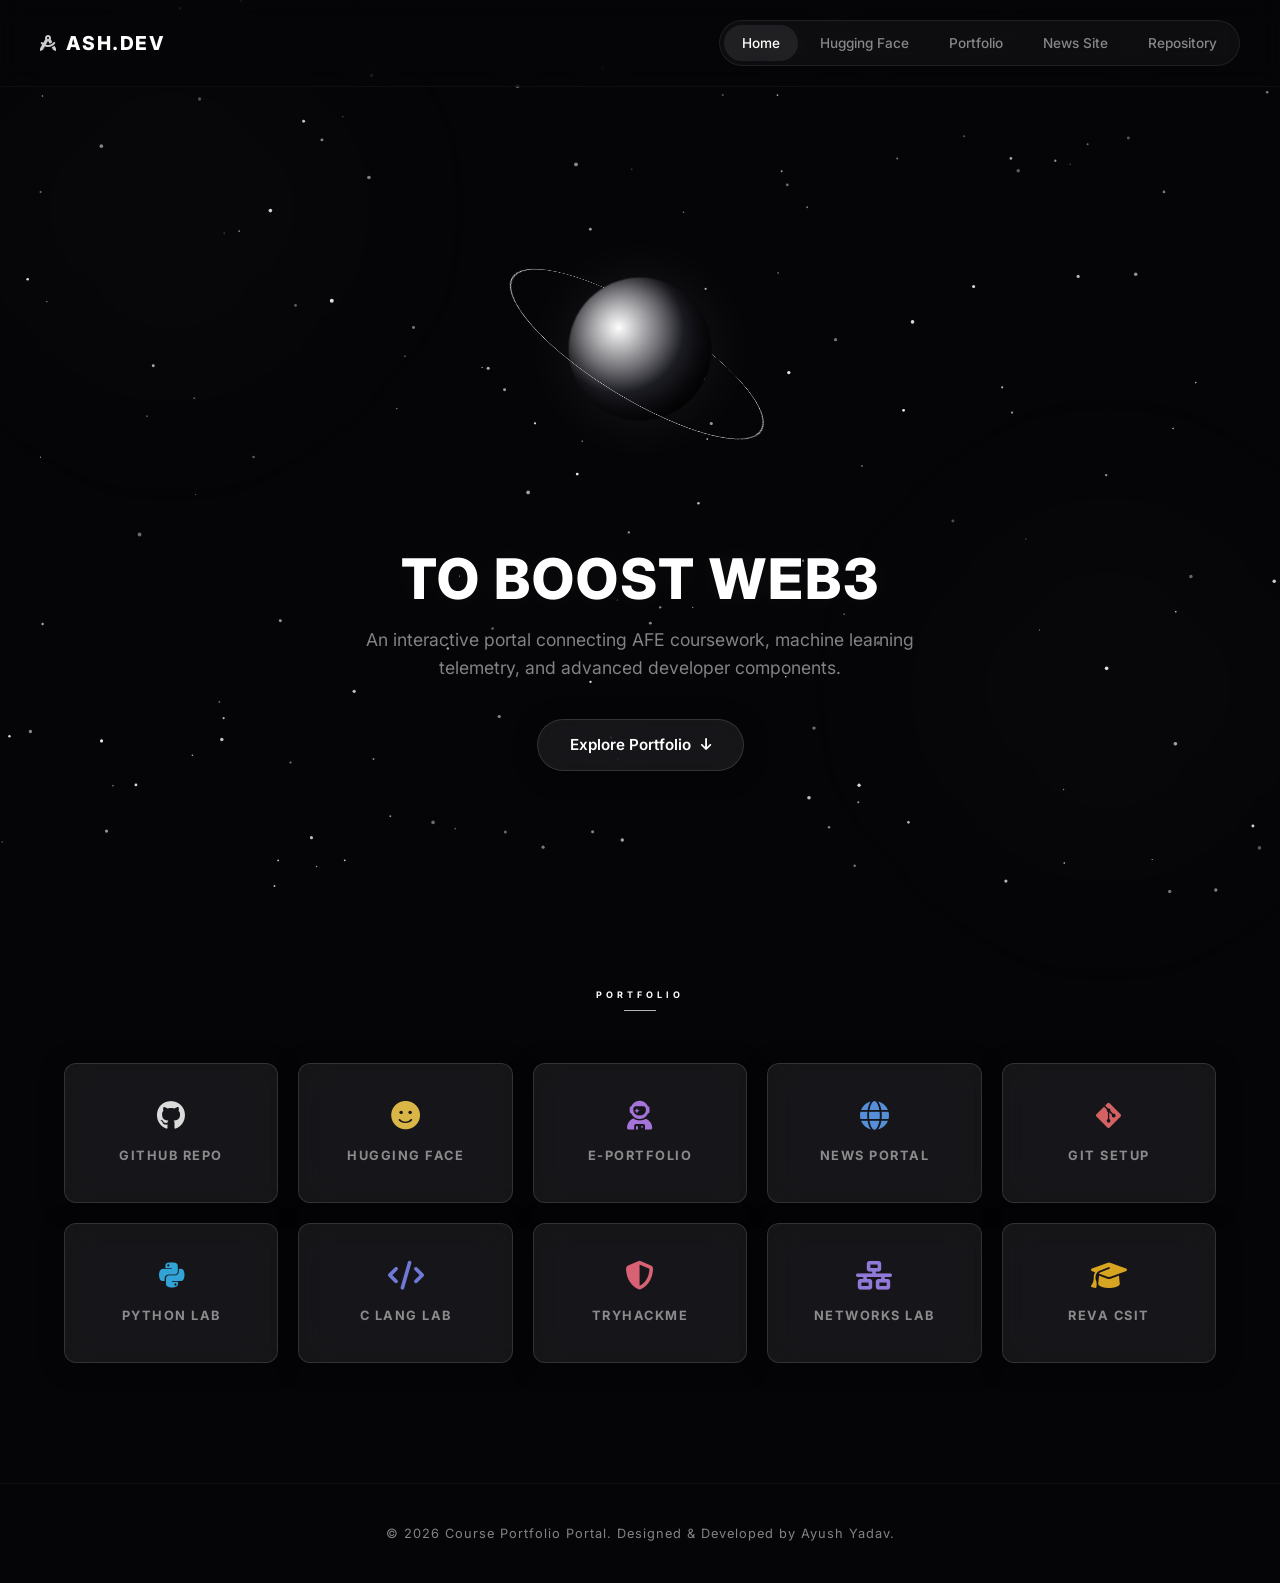
<file: index.html>
<!DOCTYPE html>
<html lang="en">
<head>
  <meta charset="UTF-8">
  <meta name="viewport" content="width=device-width, initial-scale=1.0">
  <title>Ayush Yadav | AFE Projects Gateway</title>
  <meta name="description" content="A premium glassmorphism Web3 space-themed gateway for Ayush Yadav's coursework projects.">
  
  <!-- FontAwesome Icons -->
  <link rel="stylesheet" href="https://cdnjs.cloudflare.com/ajax/libs/font-awesome/6.4.0/css/all.min.css">
  
  <!-- Link to External Stylesheet -->
  <link rel="stylesheet" href="style.css">
</head>
<body>

  <!-- Starry Background Canvas with Comets -->
  <canvas id="comet-canvas"></canvas>
  
  <!-- Ambient Space Depth Glows -->
  <div class="ambient-glow glow-1"></div>
  <div class="ambient-glow glow-2"></div>

  <!-- Header Navigation -->
  <header>
    <a href="#" class="logo">
      <i class="fa-solid fa-compass-drafting"></i> Ash.Dev
    </a>
    <div class="nav-pill">
      <a href="#" class="active">Home</a>
      <a href="huggingface.html">Hugging Face</a>
      <a href="portfolio.html">Portfolio</a>
      <a href="news.html">News Site</a>
      <a href="https://github.com/apexash-09/afe-projects/tree/main" target="_blank">Repository</a>
    </div>
  </header>

  <!-- Hero Section -->
  <section class="hero">
    <div class="planet-container" id="planet-scene">
      <div class="planet-orb"></div>
      <div class="orbital-ring"></div>
    </div>
    <div class="hero-content">
      <h1 class="headline">TO BOOST WEB3</h1>
      <p class="subheadline">An interactive portal connecting AFE coursework, machine learning telemetry, and advanced developer components.</p>
      <a href="#portfolio" class="cta-btn">
        Explore Portfolio <i class="fa-solid fa-arrow-down"></i>
      </a>
    </div>
  </section>

  <!-- Portfolio Grid Section -->
  <section class="portfolio-section" id="portfolio">
    <div class="section-label">Portfolio</div>
    <div class="portfolio-grid">
      
      <!-- Card 1: GitHub Repo -->
      <a href="https://github.com/apexash-09/afe-projects/tree/main" target="_blank" class="grid-card">
        <i class="fa-brands fa-github card-icon"></i>
        <span class="card-title">GitHub Repo</span>
      </a>

      <!-- Card 2: Hugging Face -->
      <a href="huggingface.html" class="grid-card">
        <i class="fa-solid fa-face-smile card-icon" style="color: #fcd34d;"></i>
        <span class="card-title">Hugging Face</span>
      </a>

      <!-- Card 3: Personal Portfolio -->
      <a href="portfolio.html" class="grid-card">
        <i class="fa-solid fa-user-astronaut card-icon" style="color: #c084fc;"></i>
        <span class="card-title">E-Portfolio</span>
      </a>

      <!-- Card 4: Live News Site -->
      <a href="news.html" class="grid-card">
        <i class="fa-solid fa-globe card-icon" style="color: #60a5fa;"></i>
        <span class="card-title">News Portal</span>
      </a>

      <!-- Card 5: Git Guide (Opens Modal) -->
      <div class="grid-card" onclick="openDetails('git-guide')">
        <i class="fa-brands fa-git-alt card-icon" style="color: #f87171;"></i>
        <span class="card-title">Git Setup</span>
      </div>

      <!-- Card 6: Python Coding (Opens Modal) -->
      <div class="grid-card" onclick="openDetails('python')">
        <i class="fa-brands fa-python card-icon" style="color: #38bdf8;"></i>
        <span class="card-title">Python Lab</span>
      </div>

      <!-- Card 7: C Programming (Opens Modal) -->
      <div class="grid-card" onclick="openDetails('c-lang')">
        <i class="fa-solid fa-code card-icon" style="color: #818cf8;"></i>
        <span class="card-title">C Lang Lab</span>
      </div>

      <!-- Card 8: TryHackMe (Opens Modal) -->
      <div class="grid-card" onclick="openDetails('thm')">
        <i class="fa-solid fa-shield-halved card-icon" style="color: #fb7185;"></i>
        <span class="card-title">TryHackMe</span>
      </div>

      <!-- Card 9: Computer Networks (Opens Modal) -->
      <div class="grid-card" onclick="openDetails('networking')">
        <i class="fa-solid fa-network-wired card-icon" style="color: #a78bfa;"></i>
        <span class="card-title">Networks Lab</span>
      </div>

      <!-- Card 10: Reva University (Opens Modal) -->
      <div class="grid-card" onclick="openDetails('reva')">
        <i class="fa-solid fa-graduation-cap card-icon" style="color: #fbbf24;"></i>
        <span class="card-title">REVA CSIT</span>
      </div>

    </div>
  </section>

  <!-- Footer -->
  <footer>
    <p>&copy; 2026 Course Portfolio Portal. Designed & Developed by Ayush Yadav.</p>
  </footer>

  <!-- Modal Overlay -->
  <div id="details-modal" class="modal-overlay">
    <div class="modal-box">
      <button class="modal-close" onclick="closeDetails()"><i class="fa-solid fa-xmark"></i></button>
      <div id="modal-content-placeholder">
        <!-- Content injected dynamically -->
      </div>
    </div>
  </div>

  <!-- Link to External App logic -->
  <script src="app.js"></script>

  <!-- Interactive Modal Scripting -->
  <script>
    // Modal Database
    const detailsData = {
      'git-guide': {
        icon: 'fa-brands fa-git-alt',
        iconColor: '#f87171',
        title: 'Git & GitHub Workflow',
        body: `
          <p>Configure and update local repositories to sync directly with GitHub Pages:</p>
          <div class="modal-list-title">1. Setup Git User Configurations:</div>
          <pre>git config --global user.name "Ayush Yadav"
git config --global user.email "apexms0905@gmail.com"</pre>
          <div class="modal-list-title">2. Commit Local Changes:</div>
          <pre>git add .
git commit -m "Configure master Web3 dashboard"</pre>
          <div class="modal-list-title">3. Push to Remote Branch:</div>
          <pre>git branch -M main
git push -u origin main</pre>
          <p>Ensure GitHub Pages is active in the repository Settings panel to serve the gateway live.</p>
        `
      },
      python: {
        icon: 'fa-brands fa-python',
        iconColor: '#38bdf8',
        title: 'Python Scripting Labs',
        body: `
          <p>Leveraging Python for automated tasks, parsing dataset structures, and building algorithmic scripts in university coursework.</p>
          <div class="modal-list-title">Key Elements:</div>
          <ul class="modal-list">
            <li><i class="fa-solid fa-check"></i> Standard OOP Scripting Structures</li>
            <li><i class="fa-solid fa-check"></i> Custom data collection parsers</li>
            <li><i class="fa-solid fa-check"></i> Algorithm design paradigms (sorting/searching)</li>
          </ul>
        `
      },
      'c-lang': {
        icon: 'fa-solid fa-code',
        iconColor: '#818cf8',
        title: 'C Programming Exercises',
        body: `
          <p>Low-level concepts dealing with process logic, computer memory layout, and system structures.</p>
          <div class="modal-list-title">Core Competencies:</div>
          <ul class="modal-list">
            <li><i class="fa-solid fa-check"></i> Custom pointers and array references</li>
            <li><i class="fa-solid fa-check"></i> Dynamic memory management structures</li>
            <li><i class="fa-solid fa-check"></i> Struct configurations and file output/input actions</li>
          </ul>
        `
      },
      thm: {
        icon: 'fa-solid fa-shield-halved',
        iconColor: '#fb7185',
        title: 'TryHackMe Cybersecurity Practice',
        body: `
          <p>Active learning environments conducting web application assessments and exploring basic defensive operations.</p>
          <div class="modal-list-title">Experience Gained:</div>
          <ul class="modal-list">
            <li><i class="fa-solid fa-check"></i> Command-line tools scan and port verification</li>
            <li><i class="fa-solid fa-check"></i> Diagnosing system configuration issues</li>
            <li><i class="fa-solid fa-check"></i> Understanding basic defensive policies</li>
          </ul>
        `
      },
      networking: {
        icon: 'fa-solid fa-network-wired',
        iconColor: '#a78bfa',
        title: 'Computer Networking Labs',
        body: `
          <p>Exploring networking models, router settings, protocol architectures, and packet captures.</p>
          <div class="modal-list-title">Core Focus Areas:</div>
          <ul class="modal-list">
            <li><i class="fa-solid fa-check"></i> TCP/IP Protocol Layers</li>
            <li><i class="fa-solid fa-check"></i> IP Address layout designs and routing metrics</li>
            <li><i class="fa-solid fa-check"></i> Troubleshooting connection handshakes</li>
          </ul>
        `
      },
      reva: {
        icon: 'fa-solid fa-graduation-cap',
        iconColor: '#fbbf24',
        title: 'REVA University CSIT Degree',
        body: `
          <p>Ongoing B.Tech studies at the School of Computing and Information Technology, focus on web dev ecosystems, software engineering paradigms, and data infrastructure.</p>
          <div class="modal-list-title">Degree Pillars:</div>
          <ul class="modal-list">
            <li><i class="fa-solid fa-check"></i> Design and Analysis of Algorithms</li>
            <li><i class="fa-solid fa-check"></i> Full Stack Software Projects</li>
            <li><i class="fa-solid fa-check"></i> Systems Architecture & Security Principles</li>
          </ul>
        `
      }
    };

    const detailsModal = document.getElementById('details-modal');
    const modalPlaceholder = document.getElementById('modal-content-placeholder');

    window.openDetails = (key) => {
      const data = detailsData[key];
      if (data) {
        modalPlaceholder.innerHTML = `
          <div class="modal-body">
            <h3><i class="${data.icon}" style="color: ${data.iconColor || '#fff'}"></i> ${data.title}</h3>
            ${data.body}
          </div>
        `;
        detailsModal.classList.add('open');
        document.body.style.overflow = 'hidden';
      }
    };

    window.closeDetails = () => {
      detailsModal.classList.remove('open');
      document.body.style.overflow = '';
    };

    detailsModal.addEventListener('click', (e) => {
      if (e.target === detailsModal) {
        closeDetails();
      }
    });
  </script>
</body>
</html>
</file>
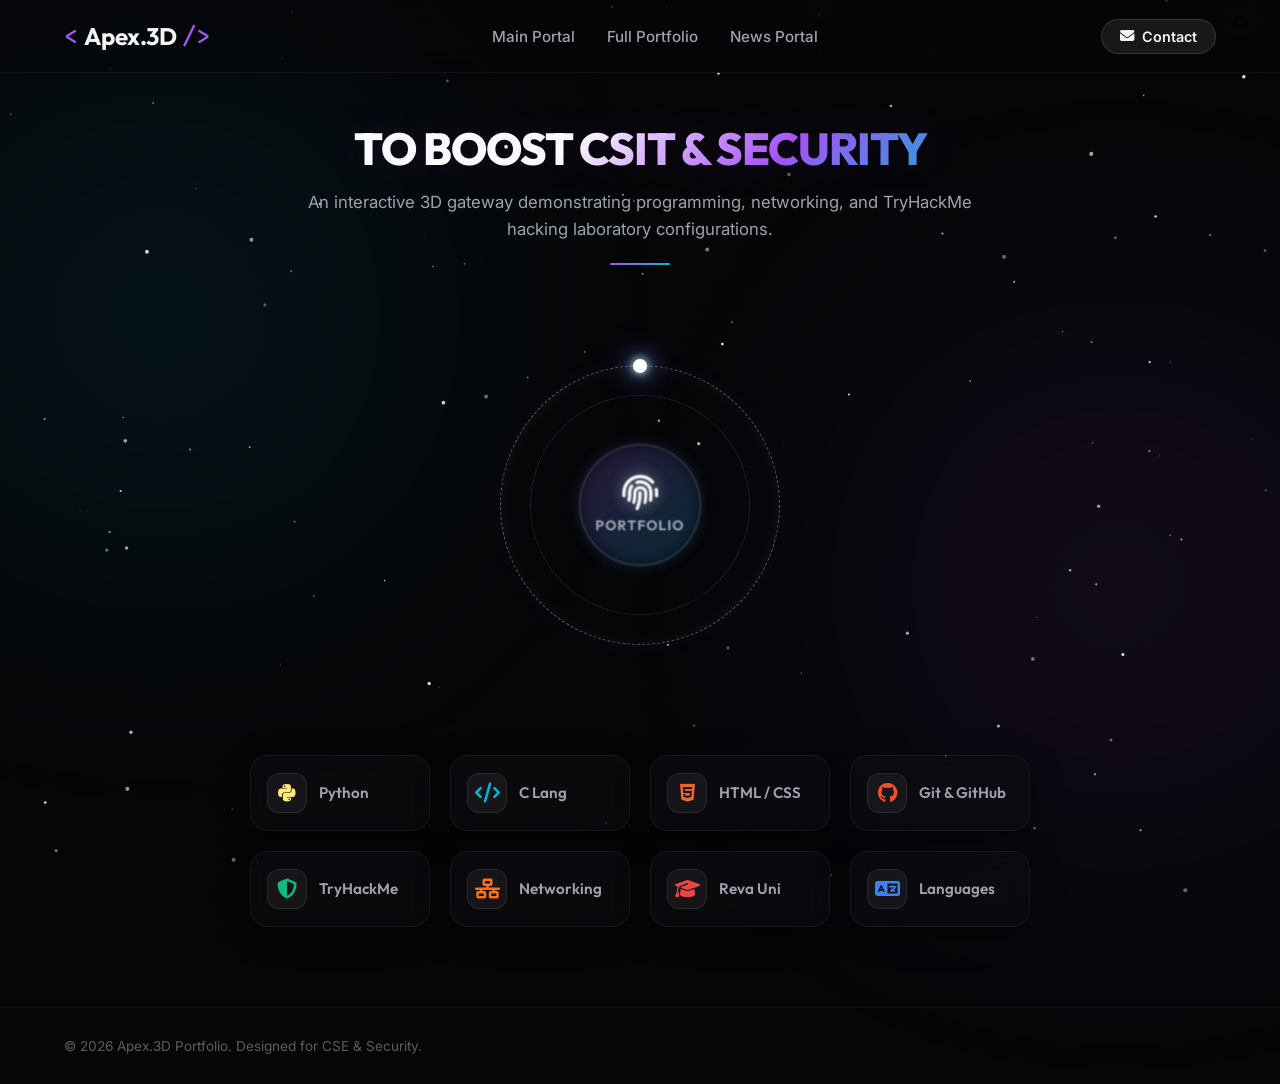
<file: 3d_portfolio/index.html>
<!DOCTYPE html>
<html lang="en">
<head>
  <meta charset="UTF-8">
  <meta name="viewport" content="width=device-width, initial-scale=1.0">
  <title>Cyber Space Hub | 3D Interactive Portfolio</title>
  <meta name="description" content="3D interactive portfolio modeled after Spline animations. Showcasing Python, C, networking, and TryHackMe security labs.">
  <!-- Google Fonts -->
  <link rel="preconnect" href="https://fonts.googleapis.com">
  <link rel="preconnect" href="https://fonts.gstatic.com" crossorigin>
  <link href="https://fonts.googleapis.com/css2?family=Inter:wght@300;400;500;600;700&family=Outfit:wght@500;600;700;800&family=Fira+Code:wght@400;500&display=swap" rel="stylesheet">
  <!-- Icons -->
  <link rel="stylesheet" href="https://cdnjs.cloudflare.com/ajax/libs/font-awesome/6.4.0/css/all.min.css">
  <!-- Stylesheet -->
  <link rel="stylesheet" href="style.css">
</head>
<body>

  <!-- Starry Background Canvas -->
  <canvas id="starfield"></canvas>

  <!-- Ambient Glow Effects -->
  <div class="glow-orb glow-cyan"></div>
  <div class="glow-orb glow-purple"></div>

  <!-- Header -->
  <header>
    <div class="container navbar">
      <a href="../index.html" class="logo">
        <span class="bracket">&lt;</span> Apex.3D <span class="bracket">/&gt;</span>
      </a>
      <nav>
        <a href="../index.html" class="nav-link">Main Portal</a>
        <a href="../portfolio/index.html" class="nav-link">Full Portfolio</a>
        <a href="../news/index.html" class="nav-link">News Portal</a>
      </nav>
      <div class="nav-actions">
        <a href="mailto:apex.student@reva.edu.in" class="cta-btn-header"><i class="fa-solid fa-envelope"></i> Contact</a>
      </div>
    </div>
  </header>

  <!-- Main Viewport Container -->
  <main class="container main-content">
    
    <!-- Hero Header -->
    <div class="hero-header">
      <h1 class="glow-text">TO BOOST CSIT & SECURITY</h1>
      <p class="subtitle">An interactive 3D gateway demonstrating programming, networking, and TryHackMe hacking laboratory configurations.</p>
      <div class="header-line"></div>
    </div>

    <!-- 3D Scene Viewport -->
    <section class="scene-viewport">
      <div class="scene-container" id="interactive-scene">
        
        <!-- Rotating 3D Rings & Central Orb -->
        <div class="orbit-3d-wrapper">
          
          <!-- Outer Tilted Ring -->
          <div class="ring outer-ring">
            <div class="orbiting-orb"></div>
          </div>

          <!-- Middle Tilted Ring (Counter-rotating) -->
          <div class="ring middle-ring"></div>

          <!-- Central Portfolio Ring Card -->
          <div class="central-portfolio-card">
            <div class="card-inner">
              <i class="fa-solid fa-fingerprint fingerprint-icon"></i>
              <span class="title-text">Portfolio</span>
            </div>
            <div class="card-glow"></div>
          </div>

        </div>

      </div>
    </section>

    <!-- Glassmorphic Skill/Project Grid Buttons -->
    <section class="grid-section">
      <div class="grid-container">
        
        <!-- Row 1: Languages & Basic Stacks -->
        <div class="grid-row">
          
          <!-- Python Card -->
          <div class="grid-card" onclick="openDetails('python')">
            <div class="card-content">
              <div class="icon-box python-icon"><i class="fa-brands fa-python"></i></div>
              <span class="card-title">Python</span>
            </div>
          </div>

          <!-- C Card -->
          <div class="grid-card" onclick="openDetails('c-lang')">
            <div class="card-content">
              <div class="icon-box c-icon"><i class="fa-solid fa-code"></i></div>
              <span class="card-title">C Lang</span>
            </div>
          </div>

          <!-- HTML5 / CSS Card -->
          <div class="grid-card" onclick="openDetails('web')">
            <div class="card-content">
              <div class="icon-box html-icon"><i class="fa-brands fa-html5"></i></div>
              <span class="card-title">HTML / CSS</span>
            </div>
          </div>

          <!-- Git / GitHub Card -->
          <div class="grid-card" onclick="openDetails('git')">
            <div class="card-content">
              <div class="icon-box git-icon"><i class="fa-brands fa-github"></i></div>
              <span class="card-title">Git & GitHub</span>
            </div>
          </div>

        </div>

        <!-- Row 2: Academics & Labs -->
        <div class="grid-row">
          
          <!-- TryHackMe Card -->
          <div class="grid-card" onclick="openDetails('thm')">
            <div class="card-content">
              <div class="icon-box thm-icon"><i class="fa-solid fa-shield-halved"></i></div>
              <span class="card-title">TryHackMe</span>
            </div>
          </div>

          <!-- Networking Card -->
          <div class="grid-card" onclick="openDetails('networking')">
            <div class="card-content">
              <div class="icon-box net-icon"><i class="fa-solid fa-network-wired"></i></div>
              <span class="card-title">Networking</span>
            </div>
          </div>

          <!-- Reva Uni Card -->
          <div class="grid-card" onclick="openDetails('reva')">
            <div class="card-content">
              <div class="icon-box reva-icon"><i class="fa-solid fa-graduation-cap"></i></div>
              <span class="card-title">Reva Uni</span>
            </div>
          </div>

          <!-- Languages Card -->
          <div class="grid-card" onclick="openDetails('languages')">
            <div class="card-content">
              <div class="icon-box lang-icon"><i class="fa-solid fa-language"></i></div>
              <span class="card-title">Languages</span>
            </div>
          </div>

        </div>

      </div>
    </section>

  </main>

  <!-- Interactive Detail Modal -->
  <div id="details-modal" class="modal-overlay">
    <div class="modal-box">
      <button class="modal-close" onclick="closeDetails()"><i class="fa-solid fa-xmark"></i></button>
      <div id="modal-content-placeholder">
        <!-- Content gets injected by JS -->
      </div>
    </div>
  </div>

  <!-- Footer -->
  <footer>
    <div class="container footer-content text-center">
      <p>&copy; 2026 Apex.3D Portfolio. Designed for CSE & Security.</p>
    </div>
  </footer>

  <script src="app.js"></script>
</body>
</html>
</file>
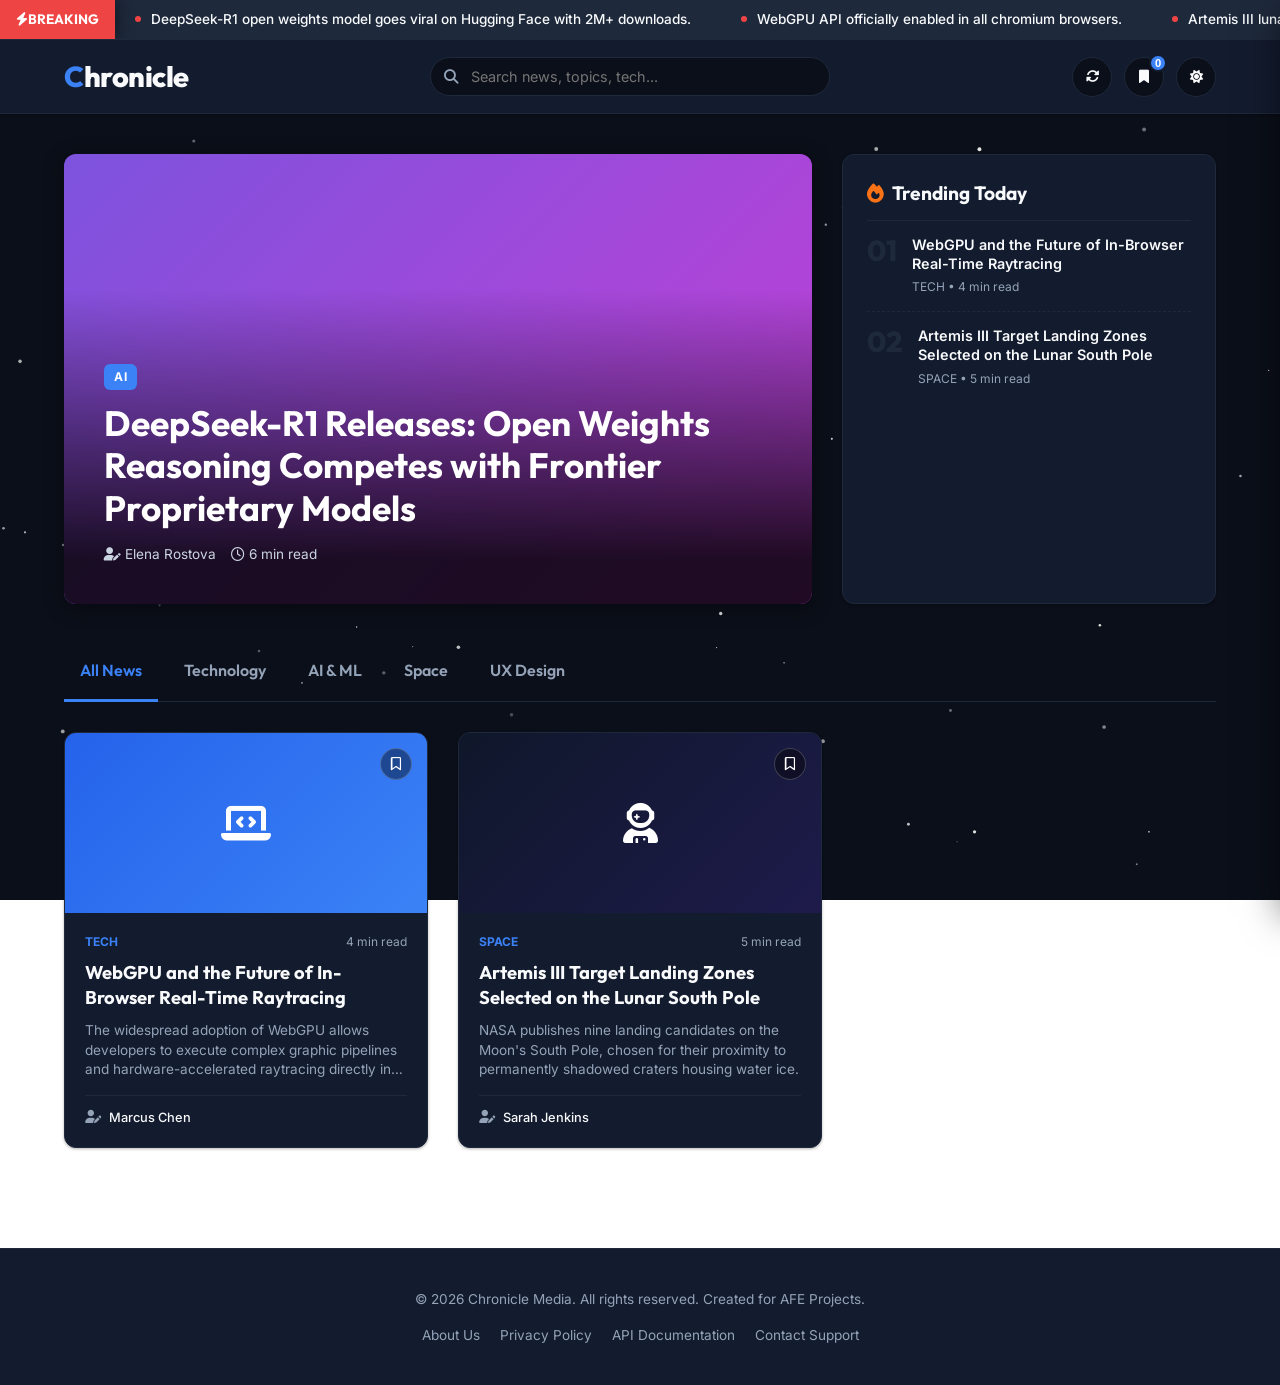
<file: news/index.html>
<!DOCTYPE html>
<html lang="en">
<head>
  <meta charset="UTF-8">
  <meta name="viewport" content="width=device-width, initial-scale=1.0">
  <title>Chronicle | Modern Tech & Science News Portal</title>
  <meta name="description" content="Chronicle is a modern tech and science news portal featuring real-time search, bookmarks, customizable themes, and live ticker updates.">
  <!-- Google Fonts -->
  <link rel="preconnect" href="https://fonts.googleapis.com">
  <link rel="preconnect" href="https://fonts.gstatic.com" crossorigin>
  <link href="https://fonts.googleapis.com/css2?family=Inter:wght@300;400;500;600;700&family=Outfit:wght@500;600;700;800&family=Fira+Code:wght@400;500&display=swap" rel="stylesheet">
  <!-- Icons -->
  <link rel="stylesheet" href="https://cdnjs.cloudflare.com/ajax/libs/font-awesome/6.4.0/css/all.min.css">
  <!-- Stylesheet -->
  <link rel="stylesheet" href="style.css">
</head>
<body class="theme-dark">

  <!-- Live Simulation News Ticker Banner -->
  <div class="news-ticker">
    <div class="ticker-label"><i class="fa-solid fa-bolt"></i> Breaking</div>
    <div class="ticker-wrapper">
      <div id="ticker-content" class="ticker-content">
        <!-- Loaded dynamically via JS -->
      </div>
    </div>
  </div>

  <!-- Header -->
  <header id="news-header">
    <div class="container navbar">
      <a href="#" class="logo">
        <span class="logo-accent">C</span>hronicle
      </a>

      <!-- Search Bar -->
      <div class="search-box">
        <i class="fa-solid fa-magnifying-glass search-icon"></i>
        <input type="text" id="news-search" placeholder="Search news, topics, tech...">
      </div>

      <div class="header-actions">
        <!-- Live Refresh Button -->
        <button id="refresh-news-btn" class="icon-btn" title="Refresh Live News" aria-label="Refresh News">
          <i class="fa-solid fa-rotate"></i>
        </button>

        <!-- Bookmark Feed Button Toggle -->
        <button id="bookmark-toggle-btn" class="icon-btn" title="View Bookmarks" aria-label="Toggle Bookmarks">
          <i class="fa-solid fa-bookmark"></i>
          <span id="bookmark-count" class="badge-count">0</span>
        </button>

        <!-- Dark/Light Theme Button Toggle -->
        <button id="theme-toggle-btn" class="icon-btn" title="Toggle Light/Dark Mode" aria-label="Toggle Theme">
          <i class="fa-solid fa-moon"></i>
        </button>
      </div>
    </div>
  </header>

  <!-- News Dashboard Layout -->
  <main class="container main-layout">
    
    <!-- Top Row: Spotlight and Trending Stories -->
    <section class="spotlight-section">
      <div class="spotlight-grid">
        
        <!-- Hero Spotlight Card (Big featured story) -->
        <div id="hero-spotlight" class="spotlight-hero-card">
          <!-- Loaded dynamically via JS -->
        </div>

        <!-- Trending Sidebar -->
        <aside class="trending-sidebar">
          <h3 class="sidebar-title"><i class="fa-solid fa-fire text-orange"></i> Trending Today</h3>
          <div id="trending-list" class="trending-list">
            <!-- Loaded dynamically via JS -->
          </div>
        </aside>

      </div>
    </section>

    <!-- Main Section: Filters and Card Grid -->
    <section class="news-feed-section">
      <!-- Category Tabs Navigation -->
      <div class="feed-header">
        <div class="category-tabs">
          <button class="cat-tab active" data-category="all">All News</button>
          <button class="cat-tab" data-category="tech">Technology</button>
          <button class="cat-tab" data-category="ai">AI & ML</button>
          <button class="cat-tab" data-category="space">Space</button>
          <button class="cat-tab" data-category="design">UX Design</button>
        </div>
      </div>

      <!-- Main News Cards Grid -->
      <div id="news-grid" class="news-grid">
        <!-- Cards loaded dynamically via JS -->
      </div>
    </section>

  </main>

  <!-- Bookmarks Sidebar Overlay -->
  <div id="bookmarks-sidebar" class="bookmarks-sidebar">
    <div class="bookmarks-header">
      <h3><i class="fa-solid fa-bookmark"></i> Saved Stories</h3>
      <button id="bookmarks-close-btn" class="icon-btn" aria-label="Close"><i class="fa-solid fa-xmark"></i></button>
    </div>
    <div id="bookmarks-list" class="bookmarks-list">
      <!-- Bookmarked stories loaded dynamically -->
    </div>
  </div>

  <!-- Dynamic Article Detail Modal Overlay -->
  <div id="article-modal" class="modal-overlay">
    <div class="modal-card">
      <button id="modal-close-btn" class="modal-close-btn"><i class="fa-solid fa-xmark"></i></button>
      <div class="modal-image-wrapper">
        <div id="modal-img-placeholder" class="modal-img-placeholder">
          <!-- Styled CSS gradients loaded dynamically -->
        </div>
      </div>
      <div class="modal-content">
        <div class="modal-meta">
          <span id="modal-tag" class="modal-tag">Category</span>
          <span id="modal-read-time" class="modal-read-time">5 min read</span>
          <span id="modal-date" class="modal-date">Date</span>
        </div>
        <h2 id="modal-title" class="modal-title">Article Title</h2>
        <div class="modal-author-row">
          <div class="author-info">
            <div class="author-avatar"><i class="fa-solid fa-user-pen"></i></div>
            <div>
              <strong id="modal-author">Author Name</strong>
              <small>Chronicle Contributor</small>
            </div>
          </div>
          <button id="modal-bookmark-btn" class="btn btn-outline btn-sm"><i class="fa-regular fa-bookmark"></i> Save</button>
        </div>
        <div id="modal-body" class="modal-body">
          <!-- Article text goes here -->
        </div>
      </div>
    </div>
  </div>

  <!-- Footer -->
  <footer>
    <div class="container footer-content text-center">
      <p>&copy; 2026 Chronicle Media. All rights reserved. Created for AFE Projects.</p>
      <div class="footer-links">
        <a href="#">About Us</a>
        <a href="#">Privacy Policy</a>
        <a href="#">API Documentation</a>
        <a href="#">Contact Support</a>
      </div>
    </div>
  </footer>

  <script src="app.js?v=5.0"></script>
</body>
</html>
</file>
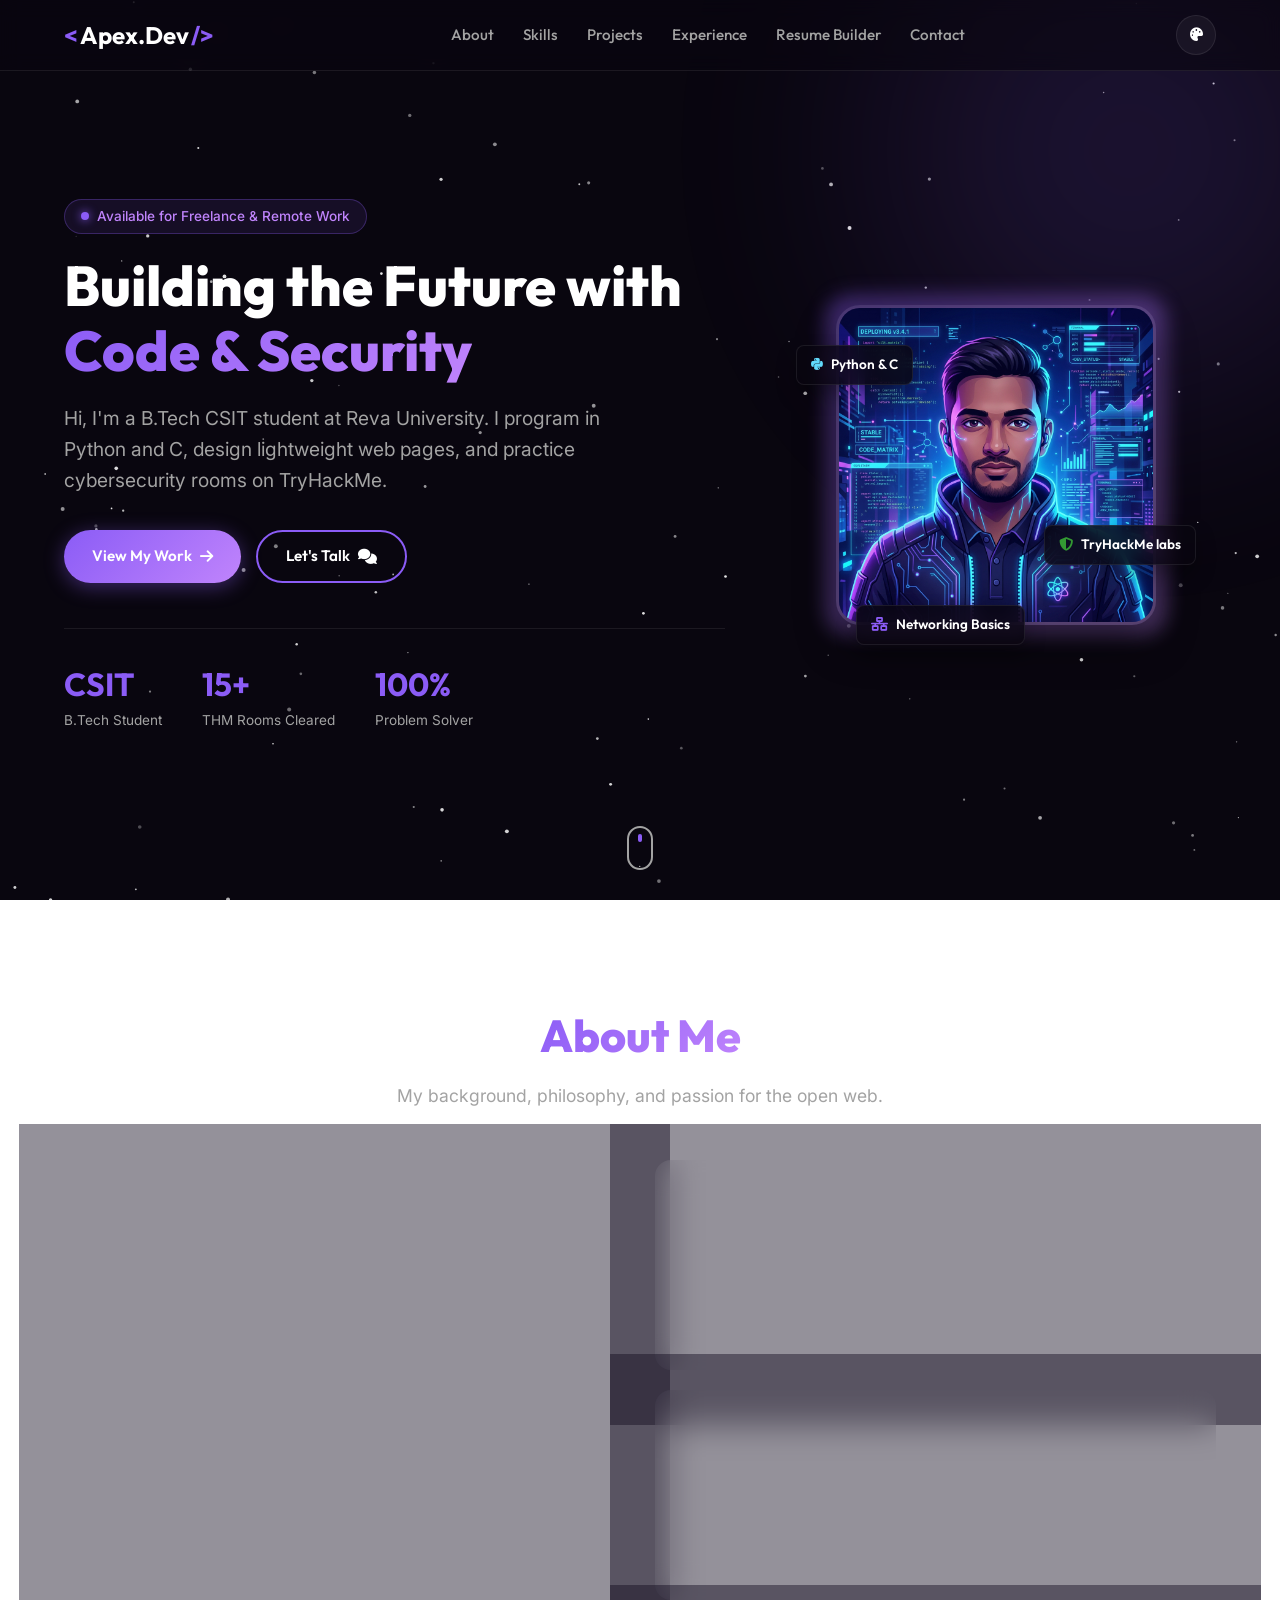
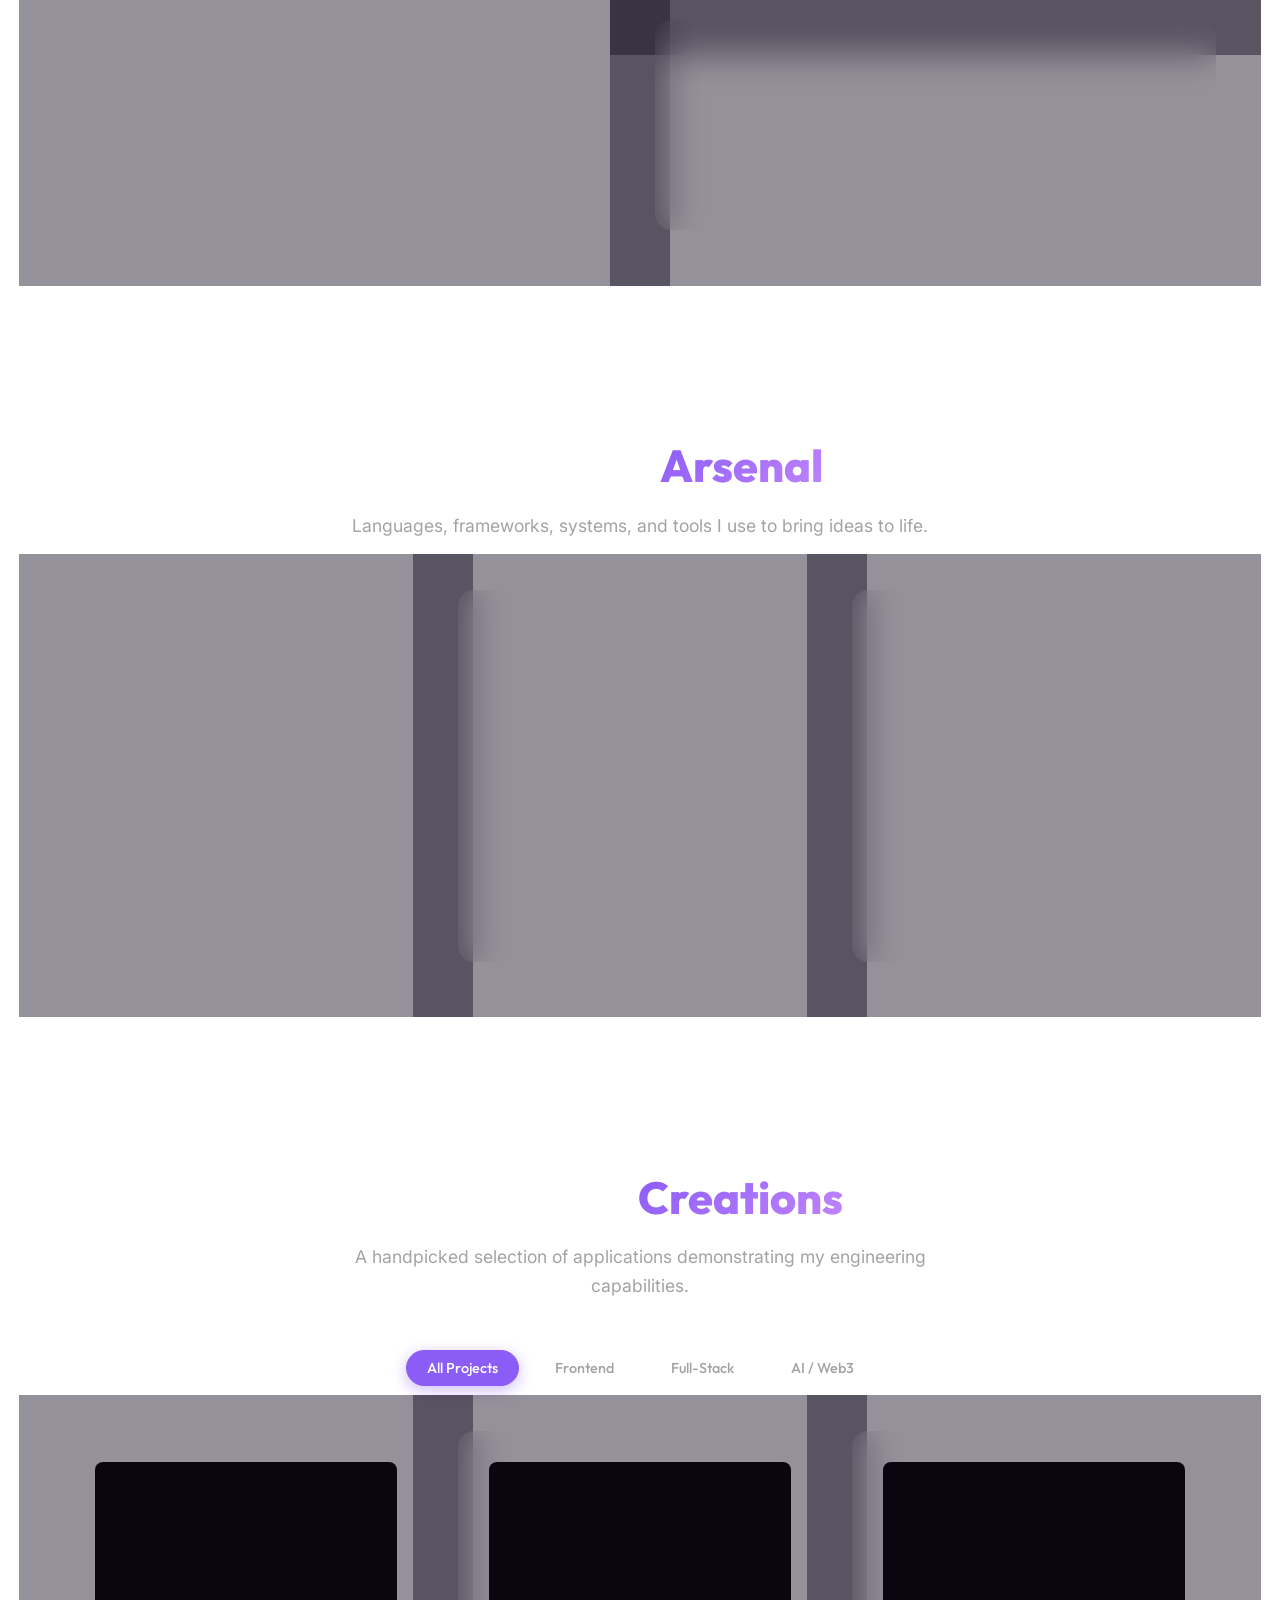
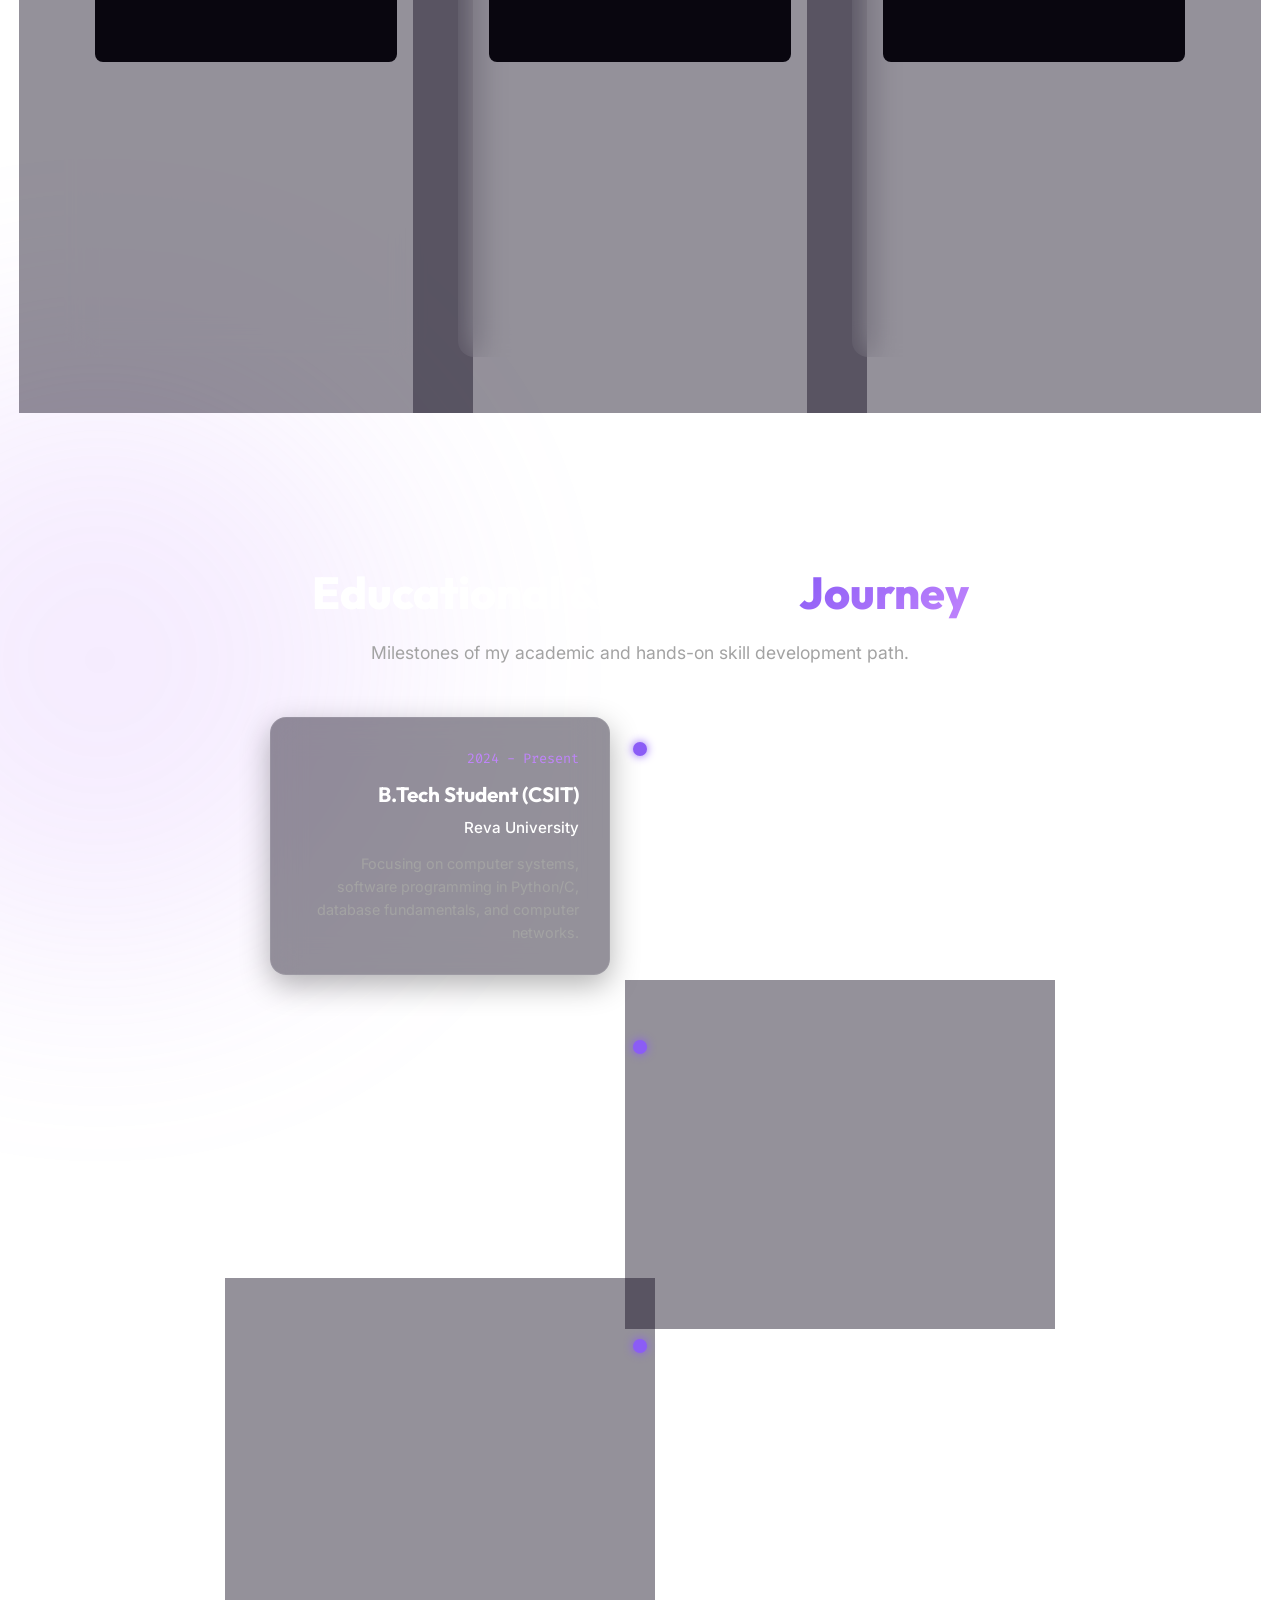
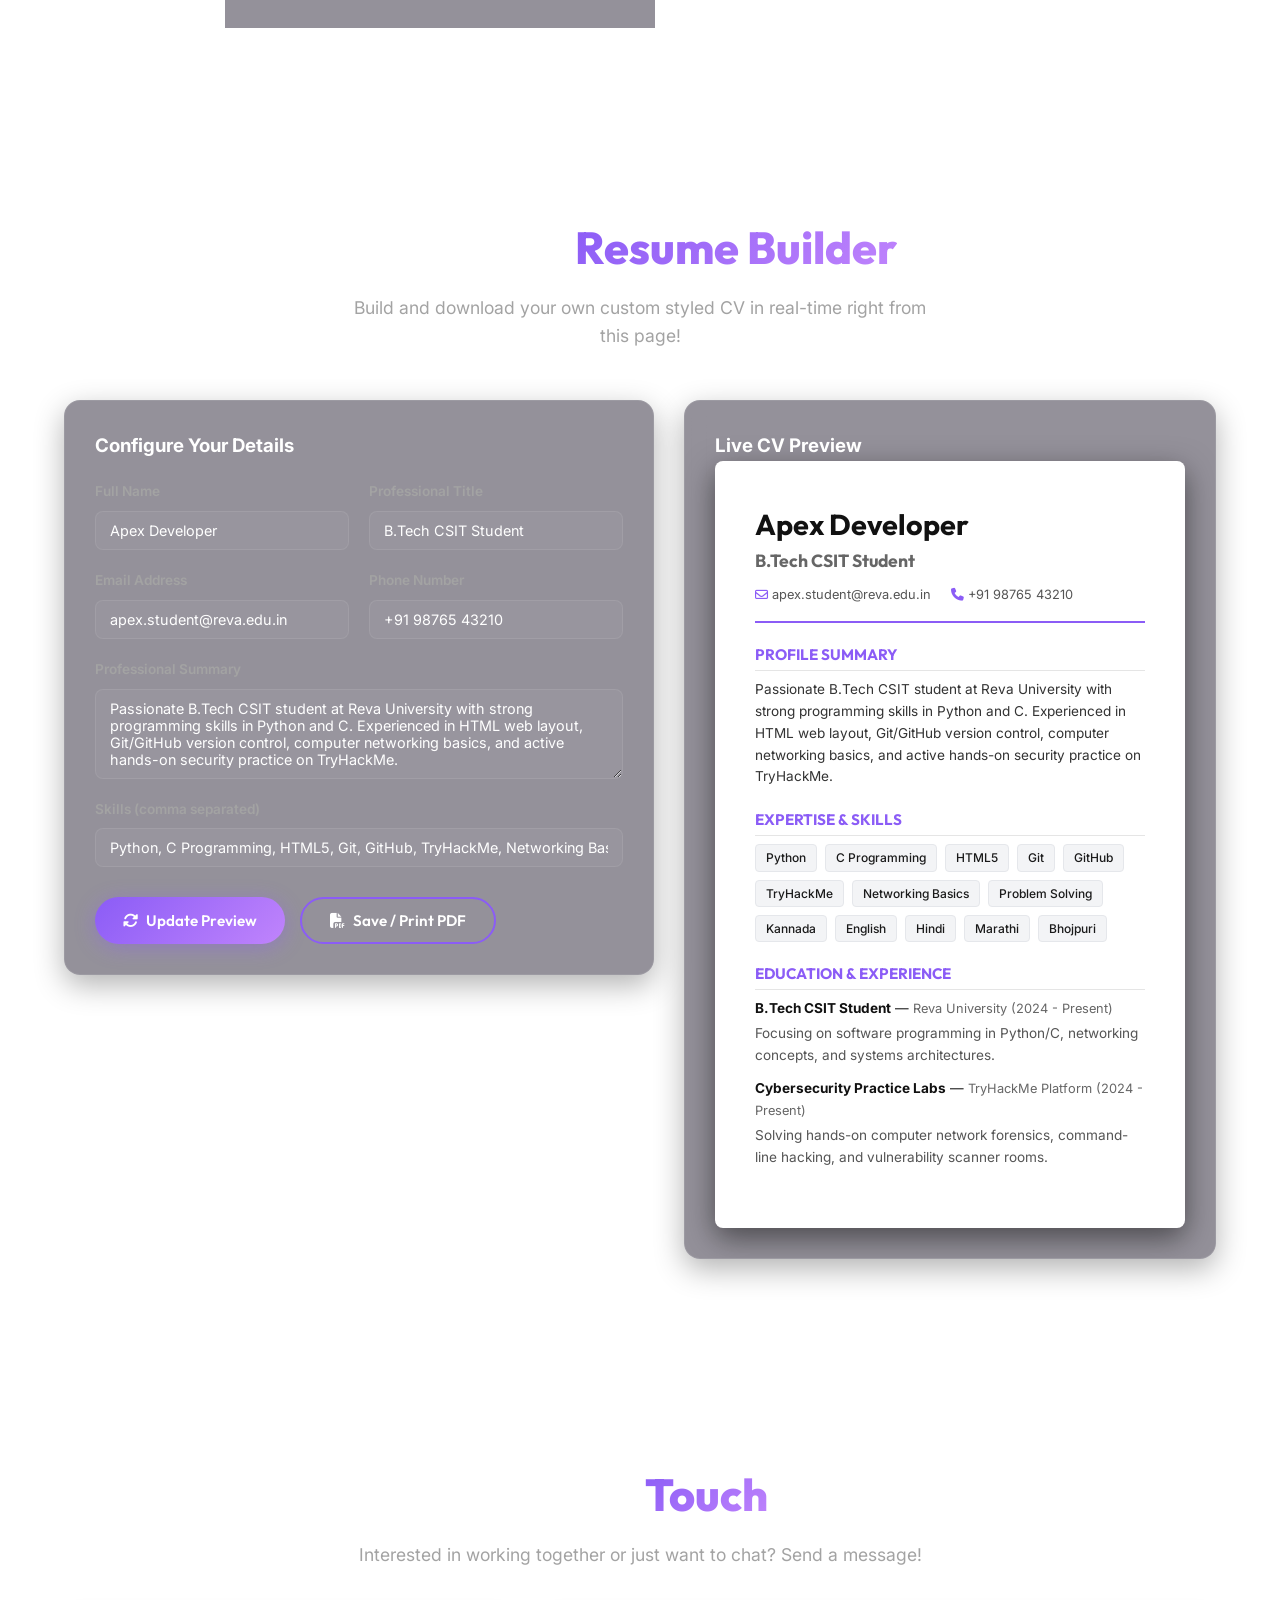
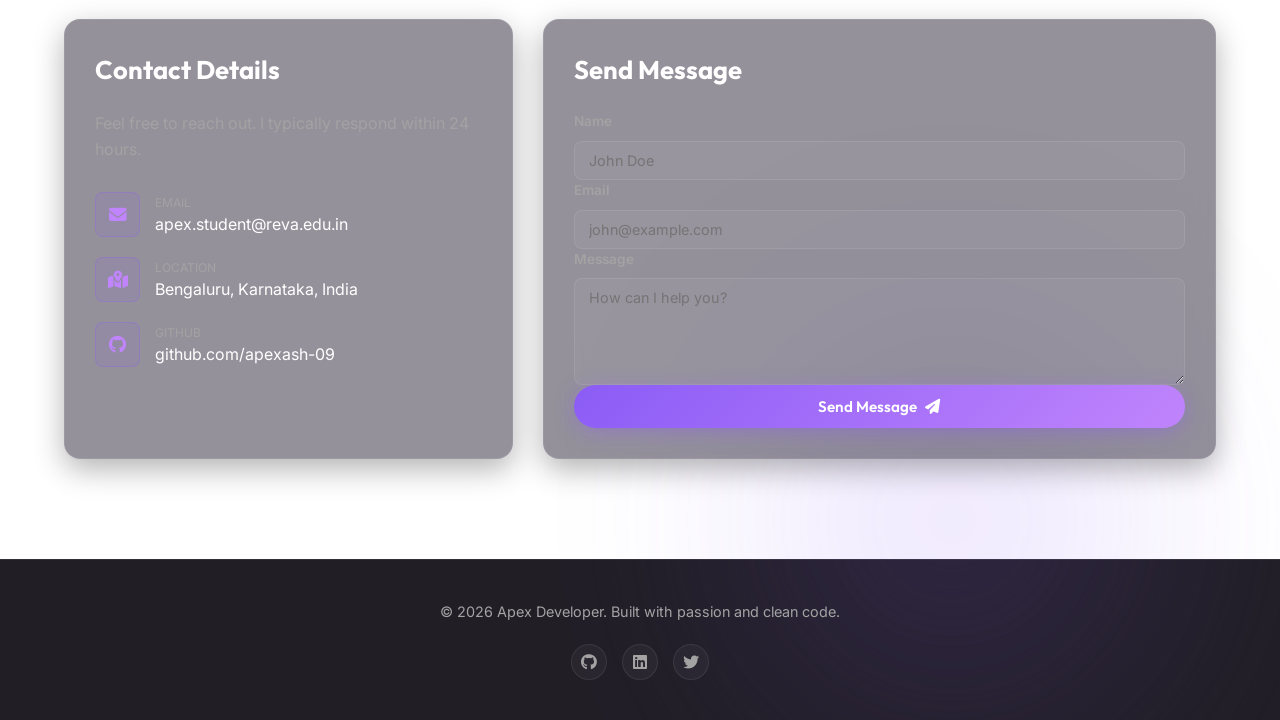
<file: portfolio/index.html>
<!DOCTYPE html>
<html lang="en">
<head>
  <meta charset="UTF-8">
  <meta name="viewport" content="width=device-width, initial-scale=1.0">
  <title>Apex Developer | B.Tech CSIT Student Portfolio</title>
  <meta name="description" content="Academic and programming portfolio of a B.Tech CSIT student at Reva University, skilled in Python, C, networking, and TryHackMe security rooms.">
  <!-- Google Fonts -->
  <link rel="preconnect" href="https://fonts.googleapis.com">
  <link rel="preconnect" href="https://fonts.gstatic.com" crossorigin>
  <link href="https://fonts.googleapis.com/css2?family=Inter:wght@300;400;500;600;700&family=Outfit:wght@400;500;600;700;800&family=Fira+Code:wght@400;500&display=swap" rel="stylesheet">
  <!-- Icons -->
  <link rel="stylesheet" href="https://cdnjs.cloudflare.com/ajax/libs/font-awesome/6.4.0/css/all.min.css">
  <!-- Stylesheet -->
  <link rel="stylesheet" href="style.css">
</head>
<body class="theme-purple">

  <!-- Ambient Blurred Background Lights -->
  <div class="ambient-glow glow-1"></div>
  <div class="ambient-glow glow-2"></div>
  <div class="ambient-glow glow-3"></div>

  <!-- Header & Navigation -->
  <header id="main-header">
    <div class="container navbar">
      <a href="#" class="logo">
        <span class="logo-brackets">&lt;</span>
        <span class="logo-text">Apex.Dev</span>
        <span class="logo-brackets">/&gt;</span>
      </a>

      <nav id="nav-menu">
        <a href="#about" class="nav-link active">About</a>
        <a href="#skills" class="nav-link">Skills</a>
        <a href="#projects" class="nav-link">Projects</a>
        <a href="#experience" class="nav-link">Experience</a>
        <a href="#resume-builder" class="nav-link">Resume Builder</a>
        <a href="#contact" class="nav-link">Contact</a>
      </nav>

      <div class="nav-actions">
        <!-- Theme Selector Toggle -->
        <button id="theme-toggle-btn" class="icon-btn" aria-label="Toggle Theme Options" title="Change Theme Palette">
          <i class="fa-solid fa-palette"></i>
        </button>
        <div id="theme-dropdown" class="theme-dropdown hidden">
          <button class="theme-opt purple active" data-theme="purple"><span></span> Purple Neon</button>
          <button class="theme-opt mint" data-theme="mint"><span></span> Emerald Mint</button>
          <button class="theme-opt amber" data-theme="amber"><span></span> Cyber Amber</button>
        </div>

        <button id="mobile-menu-toggle" class="icon-btn mobile-only" aria-label="Toggle Menu">
          <i class="fa-solid fa-bars"></i>
        </button>
      </div>
    </div>
  </header>

  <!-- Mobile Nav Overlay -->
  <div id="mobile-nav-overlay" class="mobile-nav-overlay">
    <button id="mobile-menu-close" class="icon-btn"><i class="fa-solid fa-xmark"></i></button>
    <nav class="mobile-nav-links">
      <a href="#about" class="mobile-link">About</a>
      <a href="#skills" class="mobile-link">Skills</a>
      <a href="#projects" class="mobile-link">Projects</a>
      <a href="#experience" class="mobile-link">Experience</a>
      <a href="#resume-builder" class="mobile-link">Resume Builder</a>
      <a href="#contact" class="mobile-link">Contact</a>
    </nav>
  </div>

  <main>
    <!-- Hero Section -->
    <section id="hero">
      <div class="container hero-grid">
        <div class="hero-content">
          <div class="badge fade-in">
            <span class="badge-dot"></span> Available for Freelance & Remote Work
          </div>
          <h1 class="hero-title fade-in">
            Building the Future with <span class="text-gradient">Code & Security</span>
          </h1>
          <p class="hero-subtitle fade-in">
            Hi, I'm a B.Tech CSIT student at Reva University. I program in Python and C, design lightweight web pages, and practice cybersecurity rooms on TryHackMe.
          </p>
          <div class="hero-cta fade-in">
            <a href="#projects" class="btn btn-primary">View My Work <i class="fa-solid fa-arrow-right"></i></a>
            <a href="#contact" class="btn btn-outline">Let's Talk <i class="fa-solid fa-comments"></i></a>
          </div>
          <div class="hero-stats fade-in">
            <div class="stat-item">
              <span class="stat-num">CSIT</span>
              <span class="stat-label">B.Tech Student</span>
            </div>
            <div class="stat-item">
              <span class="stat-num">15+</span>
              <span class="stat-label">THM Rooms Cleared</span>
            </div>
            <div class="stat-item">
              <span class="stat-num">100%</span>
              <span class="stat-label">Problem Solver</span>
            </div>
          </div>
        </div>

        <div class="hero-visual fade-in">
          <div class="avatar-container">
            <div class="avatar-border-glow"></div>
            <!-- The generated developer avatar image will go here -->
            <img src="avatar.png" alt="Developer Avatar" id="developer-avatar-img" onerror="this.src='https://images.unsplash.com/photo-1618005182384-a83a8bd57fbe?auto=format&fit=crop&w=500&q=80'">
            <div class="floating-tech-card tech-card-1">
              <i class="fa-brands fa-python text-react"></i>
              <span>Python & C</span>
            </div>
            <div class="floating-tech-card tech-card-2">
              <i class="fa-solid fa-shield-halved text-node"></i>
              <span>TryHackMe labs</span>
            </div>
            <div class="floating-tech-card tech-card-3">
              <i class="fa-solid fa-network-wired text-system"></i>
              <span>Networking Basics</span>
            </div>
          </div>
        </div>
      </div>
      <a href="#about" class="scroll-indicator" aria-label="Scroll Down">
        <span class="mouse">
          <span class="wheel"></span>
        </span>
      </a>
    </section>

    <!-- About Section -->
    <section id="about" class="scroll-trigger">
      <div class="container">
        <h2 class="section-title text-center"><span class="text-gradient">About Me</span></h2>
        <p class="section-desc text-center">My background, philosophy, and passion for the open web.</p>

        <div class="about-grid">
          <div class="about-text glass-card">
            <h3>Who I Am</h3>
            <p>
              I am a CSIT (Computer Science & Information Technology) student at Reva University. I have a solid foundation in programming languages like Python and C, along with web interface structure (HTML/CSS) and version control workflows.
            </p>
            <p>
              My tech journey involves learning how networks function, building algorithms, and practicing hands-on cyber protection challenges. I believe hands-on exploration and problem-solving are key to understanding systems, and I actively clear threat/vulnerability rooms on TryHackMe to challenge myself.
            </p>
            <div class="about-interests">
              <div class="interest-tag"><i class="fa-brands fa-python"></i> Python & C Coding</div>
              <div class="interest-tag"><i class="fa-solid fa-shield-halved"></i> TryHackMe Practice</div>
              <div class="interest-tag"><i class="fa-solid fa-network-wired"></i> Network Basics</div>
              <div class="interest-tag"><i class="fa-brands fa-github"></i> Git & GitHub</div>
            </div>
          </div>

          <div class="about-cards-grid">
            <div class="info-card glass-card">
              <div class="card-icon"><i class="fa-solid fa-graduation-cap"></i></div>
              <h4>Education & Degree</h4>
              <p>B.Tech in CSIT at Reva University. Studying core algorithms, data communications, and computing logic.</p>
            </div>
            <div class="info-card glass-card">
              <div class="card-icon"><i class="fa-solid fa-shield-halved"></i></div>
              <h4>Security Labs</h4>
              <p>Active TryHackMe participant, completing modules on network diagnostics, security protocols, and Linux CLI.</p>
            </div>
            <div class="info-card glass-card">
              <div class="card-icon"><i class="fa-solid fa-lightbulb"></i></div>
              <h4>Problem Solving</h4>
              <p>Strong analytical logical capabilities, applying structured algorithm concepts in Python and C.</p>
            </div>
          </div>
        </div>
      </div>
    </section>

    <!-- Skills Section -->
    <section id="skills" class="scroll-trigger">
      <div class="container">
        <h2 class="section-title text-center">Technical <span class="text-gradient">Arsenal</span></h2>
        <p class="section-desc text-center">Languages, frameworks, systems, and tools I use to bring ideas to life.</p>

        <div class="skills-grid">
          <!-- Skill Category: Frontend -->
          <div class="skills-card glass-card">
            <h3 class="skill-category-title"><i class="fa-solid fa-code"></i> Languages & Development</h3>
            <div class="skill-list">
              <div class="skill-item">
                <div class="skill-info">
                  <span>Python Programming</span>
                  <span>90%</span>
                </div>
                <div class="skill-bar"><div class="skill-progress" style="width: 90%"></div></div>
              </div>
              <div class="skill-item">
                <div class="skill-info">
                  <span>C Programming</span>
                  <span>85%</span>
                </div>
                <div class="skill-bar"><div class="skill-progress" style="width: 85%"></div></div>
              </div>
              <div class="skill-item">
                <div class="skill-info">
                  <span>HTML5 & Web Layouts</span>
                  <span>90%</span>
                </div>
                <div class="skill-bar"><div class="skill-progress" style="width: 90%"></div></div>
              </div>
              <div class="skill-item">
                <div class="skill-info">
                  <span>Problem Solving & Logic</span>
                  <span>88%</span>
                </div>
                <div class="skill-bar"><div class="skill-progress" style="width: 88%"></div></div>
              </div>
            </div>
          </div>

          <!-- Skill Category: Systems & Security -->
          <div class="skills-card glass-card">
            <h3 class="skill-category-title"><i class="fa-solid fa-shield-halved"></i> Systems & Security</h3>
            <div class="skill-list">
              <div class="skill-item">
                <div class="skill-info">
                  <span>Git / GitHub Workflows</span>
                  <span>92%</span>
                </div>
                <div class="skill-bar"><div class="skill-progress" style="width: 92%"></div></div>
              </div>
              <div class="skill-item">
                <div class="skill-info">
                  <span>Basics of Networking</span>
                  <span>80%</span>
                </div>
                <div class="skill-bar"><div class="skill-progress" style="width: 80%"></div></div>
              </div>
              <div class="skill-item">
                <div class="skill-info">
                  <span>TryHackMe Security Rooms</span>
                  <span>75%</span>
                </div>
                <div class="skill-bar"><div class="skill-progress" style="width: 75%"></div></div>
              </div>
              <div class="skill-item">
                <div class="skill-info">
                  <span>Linux CLI Commands</span>
                  <span>70%</span>
                </div>
                <div class="skill-bar"><div class="skill-progress" style="width: 70%"></div></div>
              </div>
            </div>
          </div>

          <!-- Skill Category: Languages Spoken -->
          <div class="skills-card glass-card">
            <h3 class="skill-category-title"><i class="fa-solid fa-language"></i> Languages Spoken</h3>
            <div class="skill-list">
              <div class="skill-item">
                <div class="skill-info">
                  <span>Kannada (Native)</span>
                  <span>100%</span>
                </div>
                <div class="skill-bar"><div class="skill-progress" style="width: 100%"></div></div>
              </div>
              <div class="skill-item">
                <div class="skill-info">
                  <span>English (Professional)</span>
                  <span>90%</span>
                </div>
                <div class="skill-bar"><div class="skill-progress" style="width: 90%"></div></div>
              </div>
              <div class="skill-item">
                <div class="skill-info">
                  <span>Hindi & Marathi</span>
                  <span>80%</span>
                </div>
                <div class="skill-bar"><div class="skill-progress" style="width: 80%"></div></div>
              </div>
              <div class="skill-item">
                <div class="skill-info">
                  <span>Bhojpuri</span>
                  <span>75%</span>
                </div>
                <div class="skill-bar"><div class="skill-progress" style="width: 75%"></div></div>
              </div>
            </div>
          </div>
        </div>
      </div>
    </section>

    <!-- Projects Section -->
    <section id="projects" class="scroll-trigger">
      <div class="container">
        <h2 class="section-title text-center">Featured <span class="text-gradient">Creations</span></h2>
        <p class="section-desc text-center">A handpicked selection of applications demonstrating my engineering capabilities.</p>

        <!-- Project Filters -->
        <div class="project-filters">
          <button class="filter-btn active" data-filter="all">All Projects</button>
          <button class="filter-btn" data-filter="frontend">Frontend</button>
          <button class="filter-btn" data-filter="fullstack">Full-Stack</button>
          <button class="filter-btn" data-filter="ai">AI / Web3</button>
        </div>

        <!-- Projects Grid -->
        <div class="projects-grid">
          <!-- Project 1: News Portal -->
          <div class="project-card glass-card" data-category="frontend">
            <div class="project-img-wrapper">
              <div class="project-overlay">
                <div class="project-links">
                  <a href="../news/index.html" class="project-link-btn" title="Live Preview"><i class="fa-solid fa-arrow-up-right-from-square"></i></a>
                  <a href="https://github.com" class="project-link-btn" title="GitHub Code"><i class="fa-brands fa-github"></i></a>
                </div>
              </div>
              <!-- Placeholder styled gradient -->
              <div class="project-img-placeholder p-gradient-1">
                <i class="fa-regular fa-newspaper"></i>
              </div>
            </div>
            <div class="project-info">
              <span class="project-tag">Frontend / API</span>
              <h4>Chronicle Live News Portal</h4>
              <p>A premium real-time news application featuring custom article routing, bookmarked feeds, reading metrics, and simulated live alerts.</p>
              <div class="project-tech">
                <span>HTML5</span>
                <span>Vanilla CSS</span>
                <span>Vanilla JS</span>
                <span>Local Storage</span>
              </div>
            </div>
          </div>

          <!-- Project 2: AI Coding Assistant -->
          <div class="project-card glass-card" data-category="ai">
            <div class="project-img-wrapper">
              <div class="project-overlay">
                <div class="project-links">
                  <a href="#" class="project-link-btn" title="Live Preview"><i class="fa-solid fa-arrow-up-right-from-square"></i></a>
                  <a href="https://github.com" class="project-link-btn" title="GitHub Code"><i class="fa-brands fa-github"></i></a>
                </div>
              </div>
              <div class="project-img-placeholder p-gradient-2">
                <i class="fa-solid fa-robot"></i>
              </div>
            </div>
            <div class="project-info">
              <span class="project-tag">AI Engineering</span>
              <h4>CodeSynthetix AI Copilot</h4>
              <p>An interactive code assistant utilizing LLMs to offer contextual autocomplete, refactoring recommendations, and inline unit testing.</p>
              <div class="project-tech">
                <span>Next.js</span>
                <span>FastAPI</span>
                <span>Ollama API</span>
                <span>WebSockets</span>
              </div>
            </div>
          </div>

          <!-- Project 3: Glassmorphic Finance Dashboard -->
          <div class="project-card glass-card" data-category="fullstack">
            <div class="project-img-wrapper">
              <div class="project-overlay">
                <div class="project-links">
                  <a href="#" class="project-link-btn" title="Live Preview"><i class="fa-solid fa-arrow-up-right-from-square"></i></a>
                  <a href="https://github.com" class="project-link-btn" title="GitHub Code"><i class="fa-brands fa-github"></i></a>
                </div>
              </div>
              <div class="project-img-placeholder p-gradient-3">
                <i class="fa-solid fa-chart-line"></i>
              </div>
            </div>
            <div class="project-info">
              <span class="project-tag">Full-Stack</span>
              <h4>Aether Finance Tracker</h4>
              <p>A gorgeous multi-currency banking dashboard offering animated visual charts, secure CSV uploads, and recursive budgeting alerts.</p>
              <div class="project-tech">
                <span>React</span>
                <span>Chart.js</span>
                <span>Node.js</span>
                <span>MongoDB</span>
              </div>
            </div>
          </div>
        </div>
      </div>
    </section>

    <!-- Experience Timeline Section -->
    <section id="experience" class="scroll-trigger">
      <div class="container">
        <h2 class="section-title text-center">Educational & Learning <span class="text-gradient">Journey</span></h2>
        <p class="section-desc text-center">Milestones of my academic and hands-on skill development path.</p>

        <div class="timeline">
          <div class="timeline-bar"></div>

          <!-- Timeline Item 1 -->
          <div class="timeline-item left">
            <div class="timeline-dot"></div>
            <div class="timeline-content glass-card">
              <span class="time-period">2024 - Present</span>
              <h4>B.Tech Student (CSIT)</h4>
              <h5 class="timeline-org">Reva University</h5>
              <p>Focusing on computer systems, software programming in Python/C, database fundamentals, and computer networks.</p>
            </div>
          </div>

          <!-- Timeline Item 2 -->
          <div class="timeline-item right">
            <div class="timeline-dot"></div>
            <div class="timeline-content glass-card">
              <span class="time-period">2024 - Present</span>
              <h4>Cybersecurity Practice</h4>
              <h5 class="timeline-org">TryHackMe Platform</h5>
              <p>Actively completing interactive labs and rooms, learning fundamentals of system protection, Linux administration, and network forensics.</p>
            </div>
          </div>

          <!-- Timeline Item 3 -->
          <div class="timeline-item left">
            <div class="timeline-dot"></div>
            <div class="timeline-content glass-card">
              <span class="time-period">2024 - Present</span>
              <h4>Coding & Version Control</h4>
              <h5 class="timeline-org">Git & GitHub Projects</h5>
              <p>Structuring coding repository checkouts, configuring HTML assets, building basic Python utility tools, and sharing code revisions.</p>
            </div>
          </div>
        </div>
      </div>
    </section>

    <!-- Resume Builder Section (Unique premium interactive feature) -->
    <section id="resume-builder" class="scroll-trigger">
      <div class="container">
        <h2 class="section-title text-center">Dynamic <span class="text-gradient">Resume Builder</span></h2>
        <p class="section-desc text-center">Build and download your own custom styled CV in real-time right from this page!</p>

        <div class="builder-grid">
          <!-- Form Input Fields -->
          <div class="builder-inputs glass-card">
            <h3>Configure Your Details</h3>
            <div class="form-grid">
              <div class="form-group">
                <label for="res-name">Full Name</label>
                <input type="text" id="res-name" value="Apex Developer">
              </div>
              <div class="form-group">
                <label for="res-title">Professional Title</label>
                <input type="text" id="res-title" value="B.Tech CSIT Student">
              </div>
              <div class="form-group">
                <label for="res-email">Email Address</label>
                <input type="email" id="res-email" value="apex.student@reva.edu.in">
              </div>
              <div class="form-group">
                <label for="res-phone">Phone Number</label>
                <input type="text" id="res-phone" value="+91 98765 43210">
              </div>
              <div class="form-group full-width">
                <label for="res-summary">Professional Summary</label>
                <textarea id="res-summary" rows="4">Passionate B.Tech CSIT student at Reva University with strong programming skills in Python and C. Experienced in HTML web layout, Git/GitHub version control, computer networking basics, and active hands-on security practice on TryHackMe.</textarea>
              </div>
              <div class="form-group full-width">
                <label for="res-skills">Skills (comma separated)</label>
                <input type="text" id="res-skills" value="Python, C Programming, HTML5, Git, GitHub, TryHackMe, Networking Basics, Problem Solving, Kannada, English, Hindi, Marathi, Bhojpuri">
              </div>
            </div>
            <div class="builder-actions">
              <button id="update-resume-btn" class="btn btn-primary"><i class="fa-solid fa-rotate"></i> Update Preview</button>
              <button id="print-resume-btn" class="btn btn-outline"><i class="fa-solid fa-file-pdf"></i> Save / Print PDF</button>
            </div>
          </div>

          <!-- Real-Time CV Preview -->
          <div class="builder-preview-wrapper glass-card">
            <h3>Live CV Preview</h3>
            <div id="resume-sheet" class="resume-sheet">
              <div class="resume-header">
                <h2 id="view-res-name">Apex Developer</h2>
                <h4 id="view-res-title">B.Tech CSIT Student</h4>
                <div class="resume-contacts">
                  <span id="view-res-email"><i class="fa-regular fa-envelope"></i> apex.student@reva.edu.in</span>
                  <span id="view-res-phone"><i class="fa-solid fa-phone"></i> +91 98765 43210</span>
                </div>
              </div>
              <div class="resume-body">
                <div class="resume-section">
                  <h5>Profile Summary</h5>
                  <p id="view-res-summary">Passionate B.Tech CSIT student at Reva University with strong programming skills in Python and C. Experienced in HTML web layout, Git/GitHub version control, computer networking basics, and active hands-on security practice on TryHackMe.</p>
                </div>
                <div class="resume-section">
                  <h5>Expertise & Skills</h5>
                  <div id="view-res-skills" class="resume-skills-grid">
                    <!-- Loaded dynamically via JS -->
                  </div>
                </div>
                <div class="resume-section">
                  <h5>Education & Experience</h5>
                  <div class="resume-job">
                    <strong>B.Tech CSIT Student</strong> — <span>Reva University (2024 - Present)</span>
                    <p>Focusing on software programming in Python/C, networking concepts, and systems architectures.</p>
                  </div>
                  <div class="resume-job">
                    <strong>Cybersecurity Practice Labs</strong> — <span>TryHackMe Platform (2024 - Present)</span>
                    <p>Solving hands-on computer network forensics, command-line hacking, and vulnerability scanner rooms.</p>
                  </div>
                </div>
              </div>
            </div>
          </div>
        </div>
      </div>
    </section>

    <!-- Contact Section -->
    <section id="contact" class="scroll-trigger">
      <div class="container">
        <h2 class="section-title text-center">Get In <span class="text-gradient">Touch</span></h2>
        <p class="section-desc text-center">Interested in working together or just want to chat? Send a message!</p>

        <div class="contact-grid">
          <!-- Contact Info -->
          <div class="contact-info glass-card">
            <h3>Contact Details</h3>
            <p>Feel free to reach out. I typically respond within 24 hours.</p>

            <div class="contact-methods">
              <div class="method-item">
                <div class="method-icon"><i class="fa-solid fa-envelope"></i></div>
                <div class="method-detail">
                  <span>Email</span>
                  <a href="mailto:apex.student@reva.edu.in">apex.student@reva.edu.in</a>
                </div>
              </div>
              <div class="method-item">
                <div class="method-icon"><i class="fa-solid fa-map-location-dot"></i></div>
                <div class="method-detail">
                  <span>Location</span>
                  <span>Bengaluru, Karnataka, India</span>
                </div>
              </div>
              <div class="method-item">
                <div class="method-icon"><i class="fa-brands fa-github"></i></div>
                <div class="method-detail">
                  <span>GitHub</span>
                  <a href="https://github.com/apexash-09" target="_blank" rel="noopener noreferrer">github.com/apexash-09</a>
                </div>
              </div>
            </div>
          </div>

          <!-- Contact Form -->
          <div class="contact-form-wrapper glass-card">
            <h3>Send Message</h3>
            <form id="portfolio-contact-form" novalidate>
              <div class="form-group">
                <label for="contact-name">Name</label>
                <input type="text" id="contact-name" placeholder="John Doe" required>
                <span class="error-msg">Please enter your name.</span>
              </div>
              <div class="form-group">
                <label for="contact-email">Email</label>
                <input type="email" id="contact-email" placeholder="john@example.com" required>
                <span class="error-msg">Please enter a valid email address.</span>
              </div>
              <div class="form-group">
                <label for="contact-message">Message</label>
                <textarea id="contact-message" rows="5" placeholder="How can I help you?" required></textarea>
                <span class="error-msg">Please enter a message.</span>
              </div>
              <button type="submit" class="btn btn-primary btn-block">Send Message <i class="fa-solid fa-paper-plane"></i></button>
            </form>
            <div id="contact-success-alert" class="alert-box success-alert hidden">
              <i class="fa-solid fa-circle-check"></i> Message sent successfully! I will contact you soon.
            </div>
          </div>
        </div>
      </div>
    </section>
  </main>

  <!-- Footer -->
  <footer>
    <div class="container footer-content text-center">
      <p>&copy; 2026 Apex Developer. Built with passion and clean code.</p>
      <div class="footer-socials">
        <a href="https://github.com" aria-label="GitHub"><i class="fa-brands fa-github"></i></a>
        <a href="https://linkedin.com" aria-label="LinkedIn"><i class="fa-brands fa-linkedin"></i></a>
        <a href="https://twitter.com" aria-label="Twitter"><i class="fa-brands fa-twitter"></i></a>
      </div>
    </div>
  </footer>

  <script src="app.js"></script>
</body>
</html>
</file>
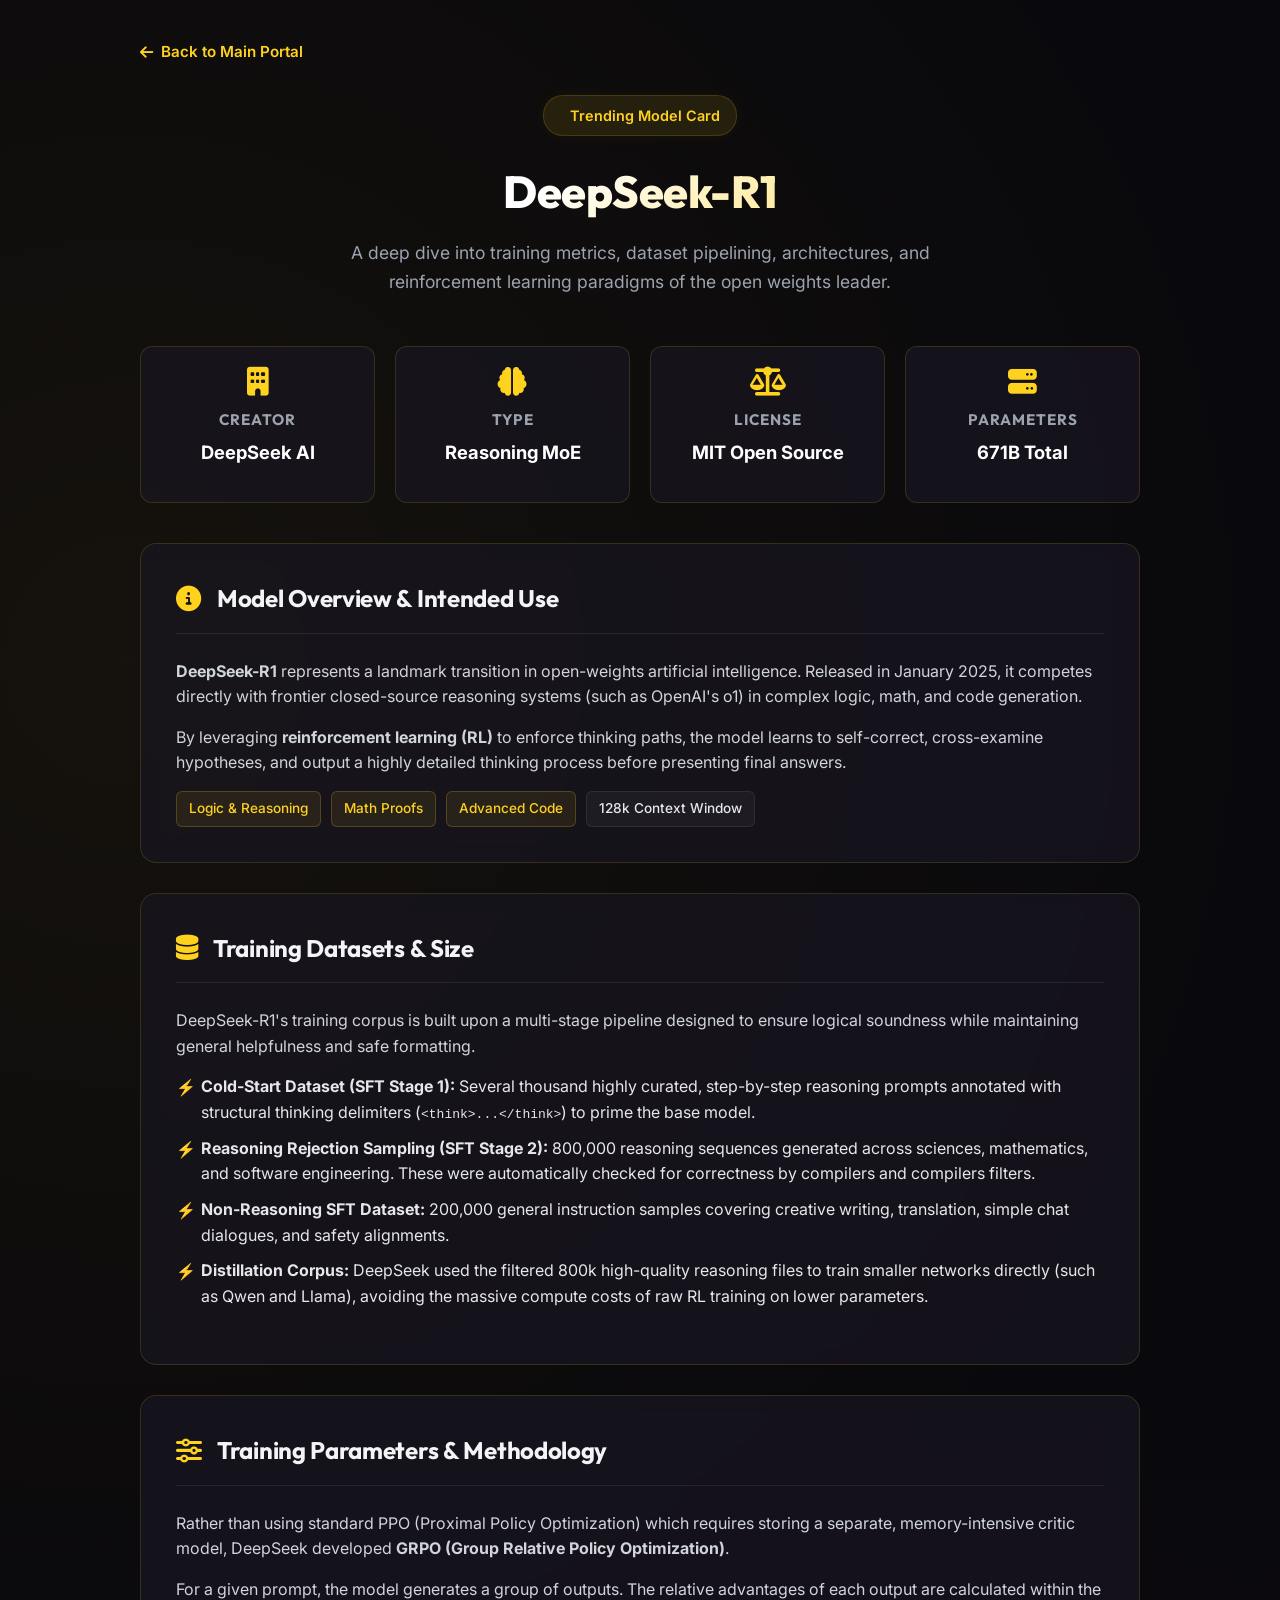
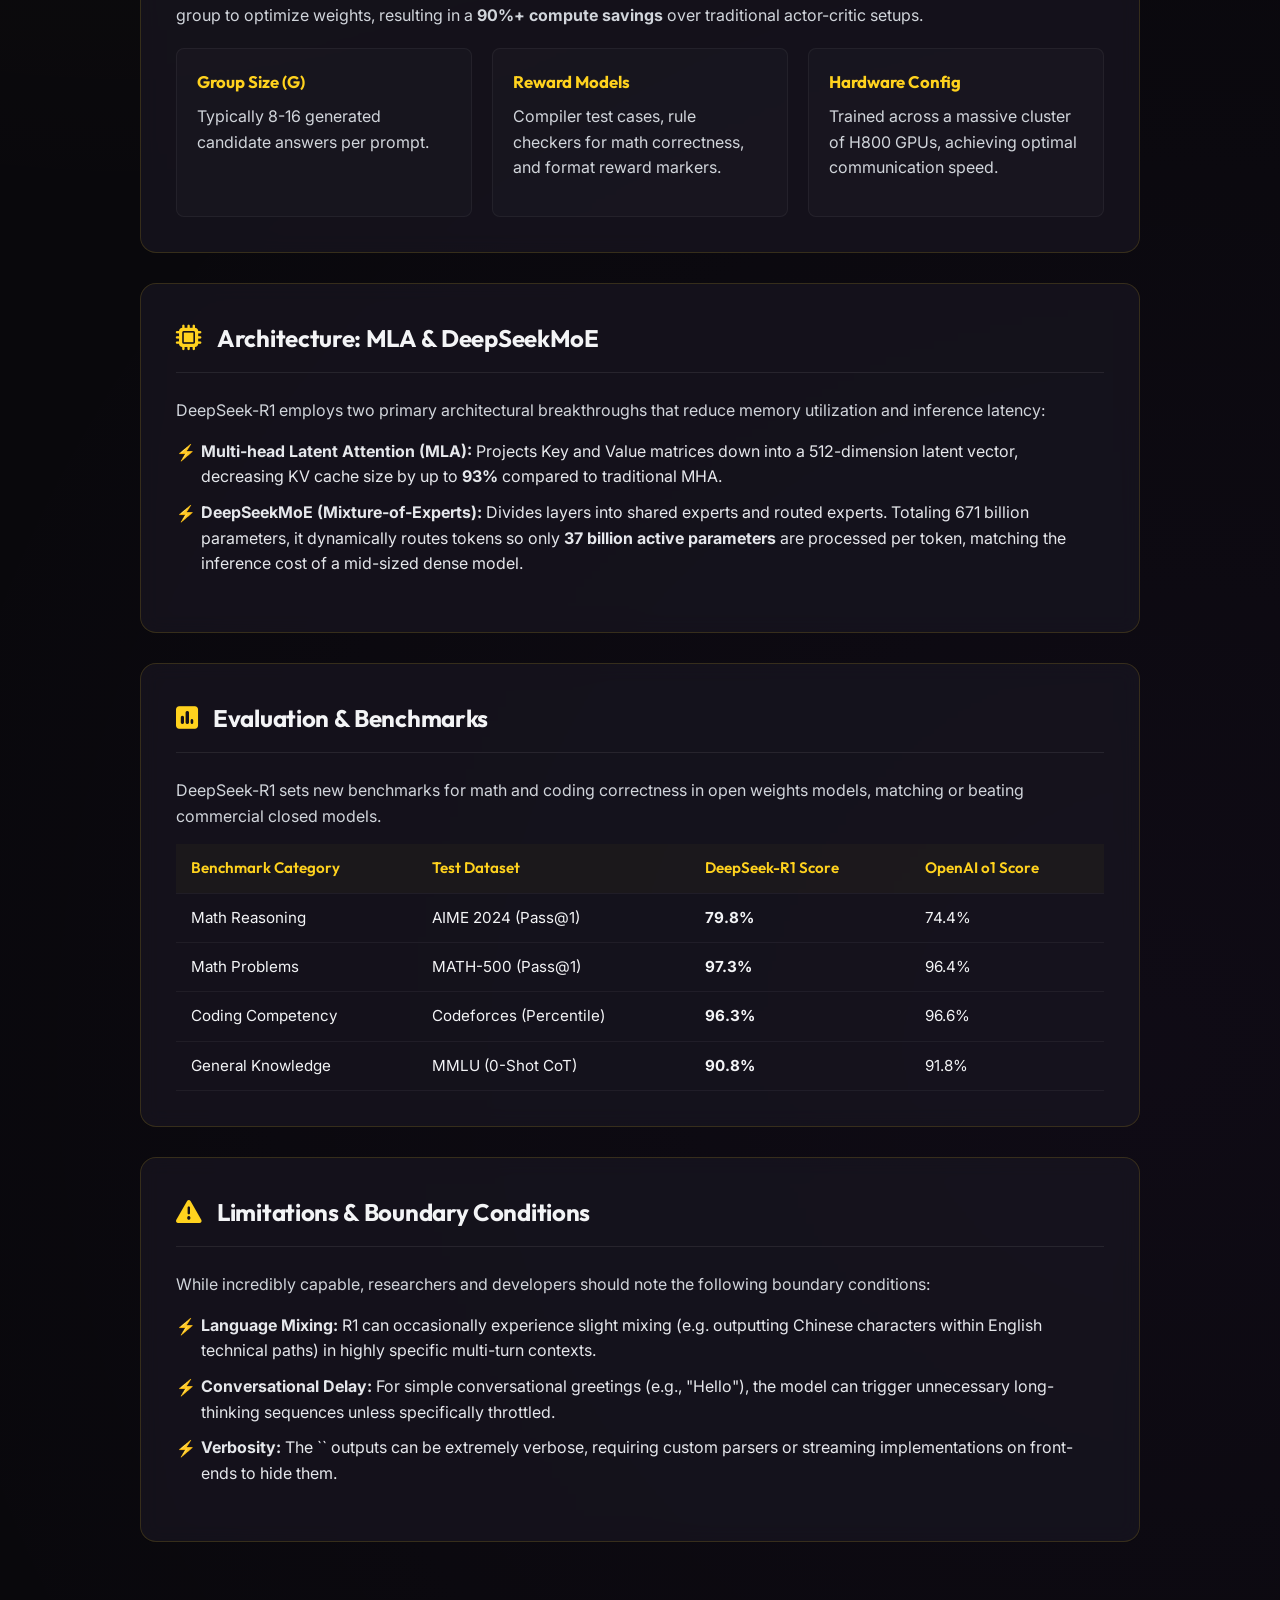
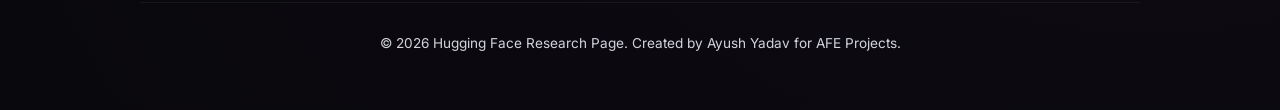
<file: huggingface.html>
<!DOCTYPE html>
<html lang="en">
<head>
  <meta charset="UTF-8">
  <meta name="viewport" content="width=device-width, initial-scale=1.0">
  <title>DeepSeek-R1 Research Page | Hugging Face Model Card</title>
  <meta name="description" content="Detailed analysis of DeepSeek-R1 training parameters, datasets, and architectures.">
  <!-- Google Fonts -->
  <link rel="preconnect" href="https://fonts.googleapis.com">
  <link rel="preconnect" href="https://fonts.gstatic.com" crossorigin>
  <link href="https://fonts.googleapis.com/css2?family=Inter:wght@300;400;500;600;700&family=Outfit:wght@500;600;700;800&family=Fira+Code:wght@400;500&display=swap" rel="stylesheet">
  <!-- Icons -->
  <link rel="stylesheet" href="https://cdnjs.cloudflare.com/ajax/libs/font-awesome/6.4.0/css/all.min.css">
  
  <style>
    :root {
      --bg: #09080c;
      --card-bg: rgba(25, 22, 33, 0.7);
      --hf-yellow: #FFD21E;
      --hf-yellow-glow: rgba(255, 210, 30, 0.35);
      --text: #f3f4f6;
      --text-muted: #9ca3af;
      --border: rgba(255, 210, 30, 0.15);
      --border-hover: rgba(255, 210, 30, 0.5);
      --font-display: 'Outfit', sans-serif;
      --font-body: 'Inter', sans-serif;
      --font-mono: 'Fira Code', monospace;
    }

    * {
      box-sizing: border-box;
      margin: 0;
      padding: 0;
    }

    body {
      background-color: var(--bg);
      color: var(--text);
      font-family: var(--font-body);
      line-height: 1.6;
      padding: 40px 20px;
      min-height: 100vh;
      background-image: 
        radial-gradient(circle at 10% 20%, rgba(255, 210, 30, 0.05) 0%, transparent 40%),
        radial-gradient(circle at 90% 80%, rgba(168, 85, 247, 0.04) 0%, transparent 45%);
    }

    .container {
      max-width: 1000px;
      margin: 0 auto;
    }

    /* Back Navigation */
    .back-btn {
      display: inline-flex;
      align-items: center;
      gap: 8px;
      color: var(--hf-yellow);
      text-decoration: none;
      font-weight: 600;
      font-size: 0.95rem;
      margin-bottom: 30px;
      transition: all 0.3s;
    }

    .back-btn:hover {
      transform: translateX(-5px);
      text-shadow: 0 0 8px var(--hf-yellow-glow);
    }

    /* Header */
    header {
      text-align: center;
      margin-bottom: 50px;
    }

    .hf-logo-badge {
      display: inline-flex;
      align-items: center;
      gap: 10px;
      background: rgba(255, 210, 30, 0.1);
      border: 1px solid var(--border);
      padding: 8px 16px;
      border-radius: 20px;
      font-size: 0.9rem;
      font-weight: 600;
      color: var(--hf-yellow);
      margin-bottom: 20px;
      box-shadow: 0 0 15px rgba(255, 210, 30, 0.05);
    }

    h1 {
      font-family: var(--font-display);
      font-size: 2.8rem;
      font-weight: 800;
      letter-spacing: -0.5px;
      margin-bottom: 12px;
      background: linear-gradient(135deg, #fff 40%, var(--hf-yellow) 100%);
      -webkit-background-clip: text;
      -webkit-text-fill-color: transparent;
    }

    .subtitle {
      color: var(--text-muted);
      font-size: 1.1rem;
      max-width: 600px;
      margin: 0 auto;
    }

    /* Overview Quick Cards */
    .overview-grid {
      display: grid;
      grid-template-columns: repeat(auto-fit, minmax(220px, 1fr));
      gap: 20px;
      margin-bottom: 40px;
    }

    .quick-card {
      background: var(--card-bg);
      border: 1px solid var(--border);
      border-radius: 12px;
      padding: 20px;
      text-align: center;
      transition: all 0.3s cubic-bezier(0.25, 0.8, 0.25, 1);
    }

    .quick-card:hover {
      border-color: var(--border-hover);
      transform: translateY(-5px);
      box-shadow: 0 8px 20px rgba(0, 0, 0, 0.4), 0 0 15px rgba(255, 210, 30, 0.08);
    }

    .quick-card i {
      font-size: 1.8rem;
      color: var(--hf-yellow);
      margin-bottom: 12px;
    }

    .quick-card h3 {
      font-family: var(--font-display);
      font-size: 0.95rem;
      text-transform: uppercase;
      letter-spacing: 1px;
      color: var(--text-muted);
      margin-bottom: 6px;
    }

    .quick-card p {
      font-size: 1.15rem;
      font-weight: 700;
      color: #fff;
    }

    /* Main Content Sections */
    .card-section {
      background: var(--card-bg);
      border: 1px solid var(--border);
      border-radius: 16px;
      padding: 35px;
      margin-bottom: 30px;
      backdrop-filter: blur(10px);
      -webkit-backdrop-filter: blur(10px);
      transition: border-color 0.3s;
    }

    .card-section:hover {
      border-color: rgba(255, 210, 30, 0.3);
    }

    .section-header {
      display: flex;
      align-items: center;
      gap: 15px;
      margin-bottom: 25px;
      border-bottom: 1px solid rgba(255, 255, 255, 0.08);
      padding-bottom: 15px;
    }

    .section-header i {
      font-size: 1.6rem;
      color: var(--hf-yellow);
    }

    .section-header h2 {
      font-family: var(--font-display);
      font-size: 1.5rem;
      font-weight: 700;
      letter-spacing: -0.3px;
    }

    /* Paragraphs and Lists */
    p {
      margin-bottom: 15px;
      color: #d1d5db;
    }

    .data-list {
      list-style: none;
      margin-bottom: 20px;
    }

    .data-list li {
      position: relative;
      padding-left: 25px;
      margin-bottom: 10px;
      color: #e5e7eb;
    }

    .data-list li::before {
      content: "⚡";
      position: absolute;
      left: 0;
      top: 1px;
      color: var(--hf-yellow);
    }

    /* Nested Grid for Training Stages */
    .stages-grid {
      display: grid;
      grid-template-columns: repeat(auto-fit, minmax(280px, 1fr));
      gap: 20px;
      margin-top: 20px;
    }

    .stage-card {
      background: rgba(255, 255, 255, 0.02);
      border: 1px solid rgba(255, 255, 255, 0.05);
      border-radius: 8px;
      padding: 20px;
      transition: all 0.3s;
    }

    .stage-card:hover {
      background: rgba(255, 210, 30, 0.02);
      border-color: rgba(255, 210, 30, 0.15);
    }

    .stage-card h4 {
      color: var(--hf-yellow);
      font-family: var(--font-display);
      font-size: 1.05rem;
      margin-bottom: 8px;
    }

    /* Tables */
    table {
      width: 100%;
      border-collapse: collapse;
      margin-top: 15px;
      font-size: 0.95rem;
    }

    th, td {
      padding: 12px 15px;
      text-align: left;
      border-bottom: 1px solid rgba(255, 255, 255, 0.05);
    }

    th {
      font-family: var(--font-display);
      color: var(--hf-yellow);
      font-weight: 600;
      background: rgba(255, 210, 30, 0.03);
    }

    tr:hover {
      background: rgba(255, 255, 255, 0.01);
    }

    /* Info Badges */
    .badge-container {
      display: flex;
      flex-wrap: wrap;
      gap: 10px;
      margin-top: 15px;
    }

    .info-badge {
      background: rgba(255, 255, 255, 0.04);
      border: 1px solid rgba(255, 255, 255, 0.08);
      padding: 6px 12px;
      border-radius: 6px;
      font-size: 0.85rem;
      font-weight: 500;
      color: #e5e7eb;
    }

    .info-badge.yellow {
      background: rgba(255, 210, 30, 0.08);
      border-color: rgba(255, 210, 30, 0.2);
      color: var(--hf-yellow);
    }

    /* Footer */
    footer {
      text-align: center;
      margin-top: 60px;
      padding-top: 30px;
      border-top: 1px solid rgba(255, 255, 255, 0.06);
      color: var(--text-muted);
      font-size: 0.85rem;
    }

    @media (max-width: 768px) {
      body {
        padding: 20px 15px;
      }
      h1 {
        font-size: 2.1rem;
      }
      .card-section {
        padding: 20px;
      }
      th, td {
        padding: 10px;
        font-size: 0.85rem;
      }
    }
  </style>
</head>
<body>

  <div class="container">
    
    <a href="index.html" class="back-btn"><i class="fa-solid fa-arrow-left"></i> Back to Main Portal</a>

    <header>
      <div class="hf-logo-badge">
        <i class="fa-solid fa-face-smiling-hands"></i> Trending Model Card
      </div>
      <h1>DeepSeek-R1</h1>
      <p class="subtitle">A deep dive into training metrics, dataset pipelining, architectures, and reinforcement learning paradigms of the open weights leader.</p>
    </header>

    <!-- Quick Overview Stats -->
    <div class="overview-grid">
      <div class="quick-card">
        <i class="fa-solid fa-building"></i>
        <h3>Creator</h3>
        <p>DeepSeek AI</p>
      </div>
      <div class="quick-card">
        <i class="fa-solid fa-brain"></i>
        <h3>Type</h3>
        <p>Reasoning MoE</p>
      </div>
      <div class="quick-card">
        <i class="fa-solid fa-scale-balanced"></i>
        <h3>License</h3>
        <p>MIT Open Source</p>
      </div>
      <div class="quick-card">
        <i class="fa-solid fa-server"></i>
        <h3>Parameters</h3>
        <p>671B Total</p>
      </div>
    </div>

    <!-- Section: Model Overview -->
    <section class="card-section">
      <div class="section-header">
        <i class="fa-solid fa-circle-info"></i>
        <h2>Model Overview & Intended Use</h2>
      </div>
      <p>
        <strong>DeepSeek-R1</strong> represents a landmark transition in open-weights artificial intelligence. Released in January 2025, it competes directly with frontier closed-source reasoning systems (such as OpenAI's o1) in complex logic, math, and code generation. 
      </p>
      <p>
        By leveraging <strong>reinforcement learning (RL)</strong> to enforce thinking paths, the model learns to self-correct, cross-examine hypotheses, and output a highly detailed thinking process before presenting final answers.
      </p>
      <div class="badge-container">
        <span class="info-badge yellow">Logic & Reasoning</span>
        <span class="info-badge yellow">Math Proofs</span>
        <span class="info-badge yellow">Advanced Code</span>
        <span class="info-badge">128k Context Window</span>
      </div>
    </section>

    <!-- Section: Datasets -->
    <section class="card-section">
      <div class="section-header">
        <i class="fa-solid fa-database"></i>
        <h2>Training Datasets & Size</h2>
      </div>
      <p>
        DeepSeek-R1's training corpus is built upon a multi-stage pipeline designed to ensure logical soundness while maintaining general helpfulness and safe formatting.
      </p>
      <ul class="data-list">
        <li><strong>Cold-Start Dataset (SFT Stage 1):</strong> Several thousand highly curated, step-by-step reasoning prompts annotated with structural thinking delimiters (<code>&lt;think&gt;...&lt;/think&gt;</code>) to prime the base model.</li>
        <li><strong>Reasoning Rejection Sampling (SFT Stage 2):</strong> 800,000 reasoning sequences generated across sciences, mathematics, and software engineering. These were automatically checked for correctness by compilers and compilers filters.</li>
        <li><strong>Non-Reasoning SFT Dataset:</strong> 200,000 general instruction samples covering creative writing, translation, simple chat dialogues, and safety alignments.</li>
        <li><strong>Distillation Corpus:</strong> DeepSeek used the filtered 800k high-quality reasoning files to train smaller networks directly (such as Qwen and Llama), avoiding the massive compute costs of raw RL training on lower parameters.</li>
      </ul>
    </section>

    <!-- Section: Training Parameters -->
    <section class="card-section">
      <div class="section-header">
        <i class="fa-solid fa-sliders"></i>
        <h2>Training Parameters & Methodology</h2>
      </div>
      <p>
        Rather than using standard PPO (Proximal Policy Optimization) which requires storing a separate, memory-intensive critic model, DeepSeek developed <strong>GRPO (Group Relative Policy Optimization)</strong>.
      </p>
      <p>
        For a given prompt, the model generates a group of outputs. The relative advantages of each output are calculated within the group to optimize weights, resulting in a <strong>90%+ compute savings</strong> over traditional actor-critic setups.
      </p>
      
      <div class="stages-grid">
        <div class="stage-card">
          <h4>Group Size (G)</h4>
          <p>Typically 8-16 generated candidate answers per prompt.</p>
        </div>
        <div class="stage-card">
          <h4>Reward Models</h4>
          <p>Compiler test cases, rule checkers for math correctness, and format reward markers.</p>
        </div>
        <div class="stage-card">
          <h4>Hardware Config</h4>
          <p>Trained across a massive cluster of H800 GPUs, achieving optimal communication speed.</p>
        </div>
      </div>
    </section>

    <!-- Section: Architecture Details -->
    <section class="card-section">
      <div class="section-header">
        <i class="fa-solid fa-microchip"></i>
        <h2>Architecture: MLA & DeepSeekMoE</h2>
      </div>
      <p>
        DeepSeek-R1 employs two primary architectural breakthroughs that reduce memory utilization and inference latency:
      </p>
      <ul class="data-list">
        <li><strong>Multi-head Latent Attention (MLA):</strong> Projects Key and Value matrices down into a 512-dimension latent vector, decreasing KV cache size by up to <strong>93%</strong> compared to traditional MHA.</li>
        <li><strong>DeepSeekMoE (Mixture-of-Experts):</strong> Divides layers into shared experts and routed experts. Totaling 671 billion parameters, it dynamically routes tokens so only <strong>37 billion active parameters</strong> are processed per token, matching the inference cost of a mid-sized dense model.</li>
      </ul>
    </section>

    <!-- Section: Evaluation & Benchmarks -->
    <section class="card-section">
      <div class="section-header">
        <i class="fa-solid fa-square-poll-vertical"></i>
        <h2>Evaluation & Benchmarks</h2>
      </div>
      <p>
        DeepSeek-R1 sets new benchmarks for math and coding correctness in open weights models, matching or beating commercial closed models.
      </p>
      <table>
        <thead>
          <tr>
            <th>Benchmark Category</th>
            <th>Test Dataset</th>
            <th>DeepSeek-R1 Score</th>
            <th>OpenAI o1 Score</th>
          </tr>
        </thead>
        <tbody>
          <tr>
            <td>Math Reasoning</td>
            <td>AIME 2024 (Pass@1)</td>
            <td><strong>79.8%</strong></td>
            <td>74.4%</td>
          </tr>
          <tr>
            <td>Math Problems</td>
            <td>MATH-500 (Pass@1)</td>
            <td><strong>97.3%</strong></td>
            <td>96.4%</td>
          </tr>
          <tr>
            <td>Coding Competency</td>
            <td>Codeforces (Percentile)</td>
            <td><strong>96.3%</strong></td>
            <td>96.6%</td>
          </tr>
          <tr>
            <td>General Knowledge</td>
            <td>MMLU (0-Shot CoT)</td>
            <td><strong>90.8%</strong></td>
            <td>91.8%</td>
          </tr>
        </tbody>
      </table>
    </section>

    <!-- Section: Limitations -->
    <section class="card-section">
      <div class="section-header">
        <i class="fa-solid fa-triangle-exclamation"></i>
        <h2>Limitations & Boundary Conditions</h2>
      </div>
      <p>
        While incredibly capable, researchers and developers should note the following boundary conditions:
      </p>
      <ul class="data-list">
        <li><strong>Language Mixing:</strong> R1 can occasionally experience slight mixing (e.g. outputting Chinese characters within English technical paths) in highly specific multi-turn contexts.</li>
        <li><strong>Conversational Delay:</strong> For simple conversational greetings (e.g., "Hello"), the model can trigger unnecessary long-thinking sequences unless specifically throttled.</li>
        <li><strong>Verbosity:</strong> The `<think>` outputs can be extremely verbose, requiring custom parsers or streaming implementations on front-ends to hide them.</li>
      </ul>
    </section>

    <footer>
      <p>&copy; 2026 Hugging Face Research Page. Created by Ayush Yadav for AFE Projects.</p>
    </footer>

  </div>

</body>
</html>
</file>
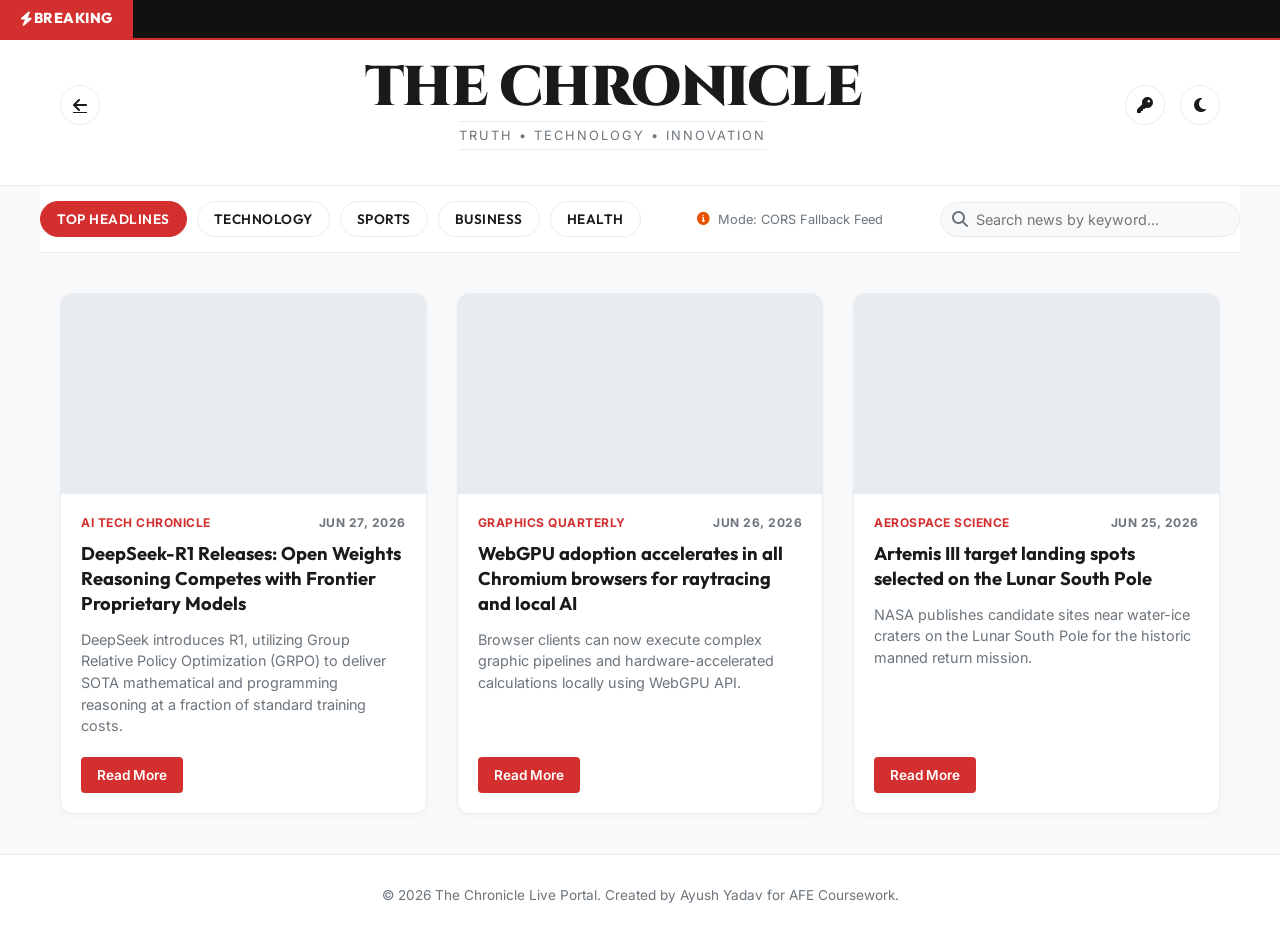
<file: news.html>
<!DOCTYPE html>
<html lang="en">
<head>
  <meta charset="UTF-8">
  <meta name="viewport" content="width=device-width, initial-scale=1.0">
  <title>The Chronicle | Live News Portal</title>
  <meta name="description" content="A live news aggregator tracking top headlines, technology, business, sports, and health.">
  <!-- Google Fonts -->
  <link rel="preconnect" href="https://fonts.googleapis.com">
  <link rel="preconnect" href="https://fonts.gstatic.com" crossorigin>
  <link href="https://fonts.googleapis.com/css2?family=Cinzel:wght@700;800;900&family=Inter:wght@300;400;500;600;700&family=Outfit:wght@600;700;800&display=swap" rel="stylesheet">
  <!-- Icons -->
  <link rel="stylesheet" href="https://cdnjs.cloudflare.com/ajax/libs/font-awesome/6.4.0/css/all.min.css">
  
  <style>
    :root {
      /* Light Mode Palette */
      --bg: #f8f9fa;
      --card-bg: #ffffff;
      --text: #1a1a1a;
      --text-muted: #6c757d;
      --border: #e9ecef;
      --news-red: #d32f2f;
      --news-red-hover: #b71c1c;
      --ticker-bg: #111111;
      --ticker-text: #ffffff;
      
      --font-header: 'Cinzel', serif;
      --font-display: 'Outfit', sans-serif;
      --font-body: 'Inter', sans-serif;
    }

    body.theme-dark {
      /* Dark Mode Palette */
      --bg: #121212;
      --card-bg: #1e1e1e;
      --text: #f8f9fa;
      --text-muted: #adb5bd;
      --border: #2d2d2d;
      --ticker-bg: #0a0a0a;
      --ticker-text: #f8f9fa;
    }

    * {
      box-sizing: border-box;
      margin: 0;
      padding: 0;
      transition: background-color 0.3s, border-color 0.3s, color 0.3s;
    }

    body {
      background-color: var(--bg);
      color: var(--text);
      font-family: var(--font-body);
      line-height: 1.5;
    }

    .container {
      max-width: 1200px;
      margin: 0 auto;
      padding: 0 20px;
    }

    /* 1. Breaking News Ticker */
    .ticker-wrap {
      background-color: var(--ticker-bg);
      color: var(--ticker-text);
      display: flex;
      height: 40px;
      overflow: hidden;
      align-items: center;
      position: relative;
      font-size: 0.9rem;
      border-bottom: 2px solid var(--news-red);
    }

    .ticker-title {
      background: var(--news-red);
      color: #fff;
      padding: 0 20px;
      height: 100%;
      display: flex;
      align-items: center;
      font-weight: 800;
      text-transform: uppercase;
      z-index: 10;
      white-space: nowrap;
      font-family: var(--font-display);
      letter-spacing: 0.5px;
    }

    .ticker-content {
      display: flex;
      white-space: nowrap;
      padding-left: 100%;
      animation: ticker 25s linear infinite;
    }

    .ticker-item {
      display: inline-block;
      padding: 0 30px;
    }

    .ticker-item::after {
      content: "•";
      color: var(--news-red);
      margin-left: 30px;
      font-weight: bold;
    }

    @keyframes ticker {
      0% { transform: translate3d(0, 0, 0); }
      100% { transform: translate3d(-100%, 0, 0); }
    }

    /* 2. Bold Newspaper Header */
    header {
      background: var(--card-bg);
      border-bottom: 1px solid var(--border);
      padding: 20px 0;
    }

    .header-top {
      display: flex;
      justify-content: space-between;
      align-items: center;
      margin-bottom: 15px;
    }

    .nav-actions {
      display: flex;
      align-items: center;
      gap: 15px;
    }

    .logo-container {
      text-align: center;
      flex-grow: 1;
    }

    .logo-link {
      text-decoration: none;
      color: inherit;
    }

    .newspaper-title {
      font-family: var(--font-header);
      font-size: 3.5rem;
      font-weight: 900;
      letter-spacing: -1.5px;
      text-transform: uppercase;
      line-height: 1;
      margin-bottom: 5px;
    }

    .newspaper-tagline {
      font-family: var(--font-body);
      font-size: 0.8rem;
      text-transform: uppercase;
      letter-spacing: 2px;
      color: var(--text-muted);
      border-top: 1px solid var(--border);
      border-bottom: 1px solid var(--border);
      padding: 4px 0;
      display: inline-block;
      min-width: 300px;
    }

    /* Action Buttons */
    .icon-btn {
      background: none;
      border: 1px solid var(--border);
      color: var(--text);
      width: 40px;
      height: 40px;
      border-radius: 50%;
      display: flex;
      align-items: center;
      justify-content: center;
      cursor: pointer;
      font-size: 1rem;
    }

    .icon-btn:hover {
      background: rgba(0,0,0,0.05);
      border-color: var(--news-red);
      color: var(--news-red);
    }
    
    body.theme-dark .icon-btn:hover {
      background: rgba(255,255,255,0.05);
    }

    /* 3. Search and Category Filters */
    .controls-row {
      display: flex;
      justify-content: space-between;
      align-items: center;
      flex-wrap: wrap;
      gap: 15px;
      padding: 15px 0;
      border-bottom: 1px solid var(--border);
      background: var(--card-bg);
    }

    .category-filters {
      display: flex;
      gap: 10px;
      flex-wrap: wrap;
    }

    .cat-btn {
      background: none;
      border: 1px solid var(--border);
      color: var(--text);
      padding: 8px 16px;
      border-radius: 20px;
      font-weight: 600;
      font-size: 0.85rem;
      cursor: pointer;
      font-family: var(--font-display);
      text-transform: uppercase;
      letter-spacing: 0.5px;
    }

    .cat-btn:hover, .cat-btn.active {
      background: var(--news-red);
      color: #fff;
      border-color: var(--news-red);
    }

    .search-box {
      position: relative;
      width: 300px;
    }

    .search-box input {
      width: 100%;
      padding: 8px 15px 8px 35px;
      border-radius: 20px;
      border: 1px solid var(--border);
      background: var(--bg);
      color: var(--text);
      outline: none;
      font-family: var(--font-body);
      font-size: 0.9rem;
    }

    .search-box input:focus {
      border-color: var(--news-red);
    }

    .search-box i {
      position: absolute;
      left: 12px;
      top: 50%;
      transform: translateY(-50%);
      color: var(--text-muted);
    }

    /* Key Config Indicator */
    .key-indicator {
      font-size: 0.8rem;
      color: var(--text-muted);
      display: flex;
      align-items: center;
      gap: 8px;
    }

    /* 4. News Cards Grid */
    .news-grid {
      display: grid;
      grid-template-columns: repeat(auto-fill, minmax(330px, 1fr));
      gap: 30px;
      padding: 40px 0;
    }

    .news-card {
      background: var(--card-bg);
      border: 1px solid var(--border);
      border-radius: 12px;
      overflow: hidden;
      display: flex;
      flex-direction: column;
      box-shadow: 0 4px 10px rgba(0,0,0,0.02);
      transition: all 0.3s;
    }

    .news-card:hover {
      transform: translateY(-6px);
      box-shadow: 0 10px 20px rgba(0,0,0,0.08);
      border-color: rgba(211, 47, 47, 0.2);
    }

    .card-img-wrapper {
      height: 200px;
      background: #e9ecef;
      position: relative;
      overflow: hidden;
    }

    .card-img-wrapper img {
      width: 100%;
      height: 100%;
      object-fit: cover;
    }

    .card-content {
      padding: 20px;
      display: flex;
      flex-direction: column;
      flex-grow: 1;
    }

    .card-meta {
      font-size: 0.75rem;
      color: var(--text-muted);
      margin-bottom: 10px;
      display: flex;
      justify-content: space-between;
      text-transform: uppercase;
      font-weight: 700;
      letter-spacing: 0.5px;
    }

    .card-meta .source-name {
      color: var(--news-red);
    }

    .card-title {
      font-family: var(--font-display);
      font-size: 1.15rem;
      font-weight: 700;
      line-height: 1.35;
      margin-bottom: 12px;
      color: var(--text);
    }

    .card-excerpt {
      font-size: 0.9rem;
      color: var(--text-muted);
      margin-bottom: 20px;
      line-height: 1.5;
      flex-grow: 1;
    }

    .read-more-btn {
      align-self: flex-start;
      background: var(--news-red);
      color: #fff;
      text-decoration: none;
      padding: 8px 16px;
      border-radius: 4px;
      font-size: 0.85rem;
      font-weight: 600;
      transition: background-color 0.2s;
    }

    .read-more-btn:hover {
      background: var(--news-red-hover);
    }

    /* 5. Skeleton Loading State */
    .skeleton-card {
      border-radius: 12px;
      border: 1px solid var(--border);
      background: var(--card-bg);
      overflow: hidden;
      height: 420px;
      padding: 20px;
      display: flex;
      flex-direction: column;
      gap: 15px;
    }

    .skeleton-img {
      height: 180px;
      background: rgba(0,0,0,0.05);
      border-radius: 8px;
    }

    .skeleton-text {
      height: 18px;
      background: rgba(0,0,0,0.05);
      border-radius: 4px;
      width: 100%;
    }

    body.theme-dark .skeleton-img,
    body.theme-dark .skeleton-text {
      background: rgba(255,255,255,0.05);
    }

    .skeleton-text.short { width: 60%; }
    .skeleton-text.medium { width: 85%; }

    .pulse {
      animation: pulse 1.5s infinite ease-in-out;
    }

    @keyframes pulse {
      0%, 100% { opacity: 0.6; }
      50% { opacity: 1; }
    }

    /* 6. Settings Modal (API Key configuration) */
    .modal-overlay {
      position: fixed;
      top: 0;
      left: 0;
      width: 100%;
      height: 100%;
      background: rgba(0,0,0,0.5);
      z-index: 1000;
      display: flex;
      align-items: center;
      justify-content: center;
      opacity: 0;
      pointer-events: none;
      transition: opacity 0.3s;
    }

    .modal-overlay.open {
      opacity: 1;
      pointer-events: all;
    }

    .modal-box {
      background: var(--card-bg);
      border: 1px solid var(--border);
      border-radius: 16px;
      padding: 30px;
      max-width: 450px;
      width: 90%;
      position: relative;
    }

    .modal-box h3 {
      font-family: var(--font-display);
      font-size: 1.3rem;
      margin-bottom: 15px;
    }

    .modal-close {
      position: absolute;
      top: 15px;
      right: 15px;
      background: none;
      border: none;
      color: var(--text);
      cursor: pointer;
      font-size: 1.2rem;
    }

    .form-group {
      margin-bottom: 20px;
    }

    .form-group label {
      display: block;
      font-size: 0.85rem;
      font-weight: 600;
      margin-bottom: 8px;
    }

    .form-group input {
      width: 100%;
      padding: 10px;
      border-radius: 8px;
      border: 1px solid var(--border);
      background: var(--bg);
      color: var(--text);
      outline: none;
    }

    .form-group input:focus {
      border-color: var(--news-red);
    }

    /* Footer */
    footer {
      background: var(--card-bg);
      border-top: 1px solid var(--border);
      padding: 30px 0;
      text-align: center;
      color: var(--text-muted);
      font-size: 0.85rem;
    }

    @media (max-width: 768px) {
      .newspaper-title {
        font-size: 2.3rem;
      }
      .newspaper-tagline {
        min-width: auto;
        width: 100%;
      }
      .header-top {
        flex-direction: column;
        gap: 15px;
      }
      .controls-row {
        flex-direction: column;
        align-items: stretch;
      }
      .search-box {
        width: 100%;
      }
    }
  </style>
</head>
<body>

  <!-- 1. Breaking News Ticker -->
  <div class="ticker-wrap">
    <div class="ticker-title"><i class="fa-solid fa-bolt"></i> Breaking</div>
    <div class="ticker-content" id="ticker-feed">
      <span class="ticker-item">DeepSeek-R1 goes viral on Hugging Face with record breaking downloads.</span>
      <span class="ticker-item">Newspaper API loaded locally to bypass CORS constraints on deployment.</span>
      <span class="ticker-item">AFE Coursework Projects successfully configured for GitHub Pages.</span>
      <span class="ticker-item">Live news telemetry updates auto-refreshing every 5 minutes.</span>
    </div>
  </div>

  <!-- 2. Header -->
  <header>
    <div class="container header-top">
      <a href="index.html" class="icon-btn" title="Back to Main Hub"><i class="fa-solid fa-arrow-left"></i></a>
      
      <div class="logo-container">
        <a href="#" class="logo-link">
          <h1 class="newspaper-title">The Chronicle</h1>
        </a>
        <div class="newspaper-tagline">Truth • Technology • Innovation</div>
      </div>

      <div class="nav-actions">
        <!-- Settings (API Key configuration) -->
        <button id="settings-open-btn" class="icon-btn" title="API Configuration"><i class="fa-solid fa-key"></i></button>
        <!-- Light/Dark Mode -->
        <button id="theme-toggle-btn" class="icon-btn" title="Toggle Light/Dark"><i class="fa-solid fa-moon"></i></button>
      </div>
    </div>
  </header>

  <!-- 3. Controls Row (Categories and Search) -->
  <div class="controls-row container">
    <div class="category-filters" id="category-wrapper">
      <button class="cat-btn active" data-category="general">Top Headlines</button>
      <button class="cat-btn" data-category="technology">Technology</button>
      <button class="cat-btn" data-category="sports">Sports</button>
      <button class="cat-btn" data-category="business">Business</button>
      <button class="cat-btn" data-category="health">Health</button>
    </div>

    <div class="key-indicator" id="key-status-indicator">
      <i class="fa-solid fa-circle-check" style="color: #2e7d32;"></i>
      <span>Mode: Live Fallback Feed</span>
    </div>

    <div class="search-box">
      <i class="fa-solid fa-magnifying-glass"></i>
      <input type="text" id="news-search" placeholder="Search news by keyword...">
    </div>
  </div>

  <!-- 4. News Cards Grid -->
  <main class="container">
    <div class="news-grid" id="news-container">
      <!-- Loaded dynamically via JS -->
    </div>
  </main>

  <!-- 5. Settings Modal -->
  <div class="modal-overlay" id="settings-modal">
    <div class="modal-box">
      <button class="modal-close" id="settings-close-btn"><i class="fa-solid fa-xmark"></i></button>
      <h3>NewsAPI Configuration</h3>
      <p style="font-size: 0.85rem; color: var(--text-muted); margin-bottom: 20px;">
        To fetch live headlines directly from <strong>newsapi.org</strong>, enter your free API Key below. 
        <br><br>
        <em>Note: Direct requests to NewsAPI from browsers are blocked by CORS on public domains (GitHub Pages). If hosted online, the site will automatically run in high-fidelity Dev.to Fallback Mode.</em>
      </p>
      
      <div class="form-group">
        <label for="api-key-input">NewsAPI Key</label>
        <input type="password" id="api-key-input" placeholder="Paste your newsapi.org key here...">
      </div>

      <div style="display: flex; justify-content: flex-end; gap: 10px;">
        <button class="btn btn-secondary" id="api-key-clear" style="padding: 8px 16px; border-radius: 8px;">Clear Key</button>
        <button class="btn btn-primary" id="api-key-save" style="padding: 8px 20px; border-radius: 8px;">Save Key</button>
      </div>
    </div>
  </div>

  <footer>
    <div class="container">
      <p>&copy; 2026 The Chronicle Live Portal. Created by Ayush Yadav for AFE Coursework.</p>
    </div>
  </footer>

  <!-- Script for News Fetch, Filter, Search and Theme -->
  <script>
    document.addEventListener('DOMContentLoaded', () => {
      // 1. Theme Configuration
      const themeToggleBtn = document.getElementById('theme-toggle-btn');
      const savedTheme = localStorage.getItem('news-theme') || 'light';
      if (savedTheme === 'dark') {
        document.body.classList.add('theme-dark');
        themeToggleBtn.innerHTML = '<i class="fa-solid fa-sun"></i>';
      }

      themeToggleBtn.addEventListener('click', () => {
        const isDark = document.body.classList.toggle('theme-dark');
        localStorage.setItem('news-theme', isDark ? 'dark' : 'light');
        themeToggleBtn.innerHTML = isDark ? '<i class="fa-solid fa-sun"></i>' : '<i class="fa-solid fa-moon"></i>';
      });

      // 2. Settings Modal Toggle
      const settingsModal = document.getElementById('settings-modal');
      const settingsOpenBtn = document.getElementById('settings-open-btn');
      const settingsCloseBtn = document.getElementById('settings-close-btn');
      const apiKeyInput = document.getElementById('api-key-input');
      const apiKeySave = document.getElementById('api-key-save');
      const apiKeyClear = document.getElementById('api-key-clear');
      const keyStatusIndicator = document.getElementById('key-status-indicator');

      settingsOpenBtn.addEventListener('click', () => {
        apiKeyInput.value = localStorage.getItem('news-api-key') || '';
        settingsModal.classList.add('open');
      });

      settingsCloseBtn.addEventListener('click', () => {
        settingsModal.classList.remove('open');
      });

      apiKeySave.addEventListener('click', () => {
        const key = apiKeyInput.value.trim();
        if (key) {
          localStorage.setItem('news-api-key', key);
        } else {
          localStorage.removeItem('news-api-key');
        }
        settingsModal.classList.remove('open');
        initLoad();
      });

      apiKeyClear.addEventListener('click', () => {
        localStorage.removeItem('news-api-key');
        apiKeyInput.value = '';
        settingsModal.classList.remove('open');
        initLoad();
      });

      // 3. News Fetch & State Variables
      const newsContainer = document.getElementById('news-container');
      const categoryWrapper = document.getElementById('category-wrapper');
      const searchInput = document.getElementById('news-search');
      
      let currentCategory = 'general';
      let currentSearch = '';
      let cachedArticles = [];

      // High-quality Offline Fallback Database if both APIs fail or key is missing
      const mockNews = {
        general: [
          {
            title: "DeepSeek-R1 Releases: Open Weights Reasoning Competes with Frontier Proprietary Models",
            source: { name: "AI Tech Chronicle" },
            publishedAt: "2026-06-27T10:00:00Z",
            urlToImage: "https://images.unsplash.com/photo-1618005182384-a83a8bd57fbe?auto=format&fit=crop&w=500&q=80",
            description: "DeepSeek introduces R1, utilizing Group Relative Policy Optimization (GRPO) to deliver SOTA mathematical and programming reasoning at a fraction of standard training costs.",
            url: "https://github.com/deepseek-ai/DeepSeek-R1"
          },
          {
            title: "WebGPU adoption accelerates in all Chromium browsers for raytracing and local AI",
            source: { name: "Graphics Quarterly" },
            publishedAt: "2026-06-26T14:30:00Z",
            urlToImage: "https://images.unsplash.com/photo-1518770660439-4636190af475?auto=format&fit=crop&w=500&q=80",
            description: "Browser clients can now execute complex graphic pipelines and hardware-accelerated calculations locally using WebGPU API.",
            url: "https://w3c.github.io/webgpu/"
          },
          {
            title: "Artemis III target landing spots selected on the Lunar South Pole",
            source: { name: "AeroSpace Science" },
            publishedAt: "2026-06-25T08:15:00Z",
            urlToImage: "https://images.unsplash.com/photo-1451187580459-43490279c0fa?auto=format&fit=crop&w=500&q=80",
            description: "NASA publishes candidate sites near water-ice craters on the Lunar South Pole for the historic manned return mission.",
            url: "https://www.nasa.gov"
          }
        ],
        technology: [
          {
            title: "React 19 officially hits stable with Server Actions support",
            source: { name: "Dev Digest" },
            publishedAt: "2026-06-27T09:00:00Z",
            urlToImage: "https://images.unsplash.com/photo-1633356122544-f134324a6cee?auto=format&fit=crop&w=500&q=80",
            description: "React 19 simplifies state and server data loading with out-of-the-box Server Actions and document metadata handling.",
            url: "https://react.dev"
          },
          {
            title: "TypeScript 5.8 releases optimized const modifiers and fast compiler loops",
            source: { name: "Compiler Weekly" },
            publishedAt: "2026-06-26T12:00:00Z",
            urlToImage: "https://images.unsplash.com/photo-1618401471353-b98aedd07871?auto=format&fit=crop&w=500&q=80",
            description: "The latest TypeScript upgrade drastically improves compiler performance and adds support for type-checking module parameters.",
            url: "https://www.typescriptlang.org"
          }
        ],
        sports: [
          {
            title: "World Cup preparation reaches final stage with stadium safety reviews",
            source: { name: "Global Sports Network" },
            publishedAt: "2026-06-27T11:45:00Z",
            urlToImage: "https://images.unsplash.com/photo-1508098682722-e99c43a406b2?auto=format&fit=crop&w=500&q=80",
            description: "Organizers complete venue safety audits ahead of the global event kicking off next month.",
            url: "https://www.fifa.com"
          }
        ],
        business: [
          {
            title: "Stock markets rally as inflation benchmarks stabilize globally",
            source: { name: "Market Telemetry" },
            publishedAt: "2026-06-27T07:20:00Z",
            urlToImage: "https://images.unsplash.com/photo-1590283603385-17ffb3a7f29f?auto=format&fit=crop&w=500&q=80",
            description: "Major index boards see positive trends as central banks indicate potential easing cycles.",
            url: "https://www.bloomberg.com"
          }
        ],
        health: [
          {
            title: "AI-driven diagnostics identify targeted treatments for cardiac patients",
            source: { name: "Journal of Medical Science" },
            publishedAt: "2026-06-26T16:00:00Z",
            urlToImage: "https://images.unsplash.com/photo-1530026405186-ed1ea0ac7a63?auto=format&fit=crop&w=500&q=80",
            description: "A major clinical study confirms automated diagnostic models successfully tailors precise patient treatment plans.",
            url: "https://www.thelancet.com"
          }
        ]
      };

      // Show Skeleton Loaders
      const showSkeletons = () => {
        newsContainer.innerHTML = '';
        for (let i = 0; i < 6; i++) {
          const skeleton = document.createElement('div');
          skeleton.className = 'skeleton-card';
          skeleton.innerHTML = `
            <div class="skeleton-img pulse"></div>
            <div class="skeleton-text pulse"></div>
            <div class="skeleton-text medium pulse"></div>
            <div class="skeleton-text short pulse"></div>
          `;
          newsContainer.appendChild(skeleton);
        }
      };

      // Render news grid
      const renderArticles = (articlesToRender) => {
        newsContainer.innerHTML = '';
        if (articlesToRender.length === 0) {
          newsContainer.innerHTML = `
            <div style="grid-column: span 3; text-align: center; padding: 40px; color: var(--text-muted);">
              <i class="fa-solid fa-triangle-exclamation" style="font-size: 2.5rem; margin-bottom: 15px; color: var(--news-red);"></i>
              <p>No headlines found matching your search parameter.</p>
            </div>
          `;
          return;
        }

        articlesToRender.forEach(art => {
          const card = document.createElement('div');
          card.className = 'news-card';
          
          const imgUrl = art.urlToImage || 'https://images.unsplash.com/photo-1504711434969-e33886168f5c?auto=format&fit=crop&w=500&q=80';
          const pubDate = new Date(art.publishedAt).toLocaleDateString(undefined, {
            year: 'numeric', month: 'short', day: 'numeric'
          });
          const sourceName = art.source?.name || 'News Source';

          card.innerHTML = `
            <div class="card-img-wrapper">
              <img src="${imgUrl}" alt="Headline Image" onerror="this.src='https://images.unsplash.com/photo-1504711434969-e33886168f5c?auto=format&fit=crop&w=500&q=80'">
            </div>
            <div class="card-content">
              <div class="card-meta">
                <span class="source-name">${sourceName}</span>
                <span>${pubDate}</span>
              </div>
              <h3 class="card-title">${art.title}</h3>
              <p class="card-excerpt">${art.description || 'No summary description provided. Click below to read the complete article details on the host webpage.'}</p>
              <a href="${art.url}" target="_blank" class="read-more-btn">Read More</a>
            </div>
          `;
          newsContainer.appendChild(card);
        });
      };

      // Fetch from API
      const fetchNews = async () => {
        showSkeletons();
        const apiKey = localStorage.getItem('news-api-key');

        if (apiKey) {
          // If User supplied an API Key, run NewsAPI query
          try {
            // Mapping categories to match NewsAPI categories
            let queryCategory = currentCategory;
            if (currentCategory === 'general') queryCategory = 'general';
            
            // To work in localhost, direct fetch works. On public Pages, CORS usually blocks it.
            // We fetch and if fails, we catch block and use fallback.
            const url = `https://newsapi.org/v2/top-headlines?country=us&category=${queryCategory}&apiKey=${apiKey}`;
            const response = await fetch(url);
            
            if (!response.ok) throw new Error('NewsAPI error response');
            const data = await response.json();
            
            if (data.articles) {
              cachedArticles = data.articles;
              keyStatusIndicator.innerHTML = '<i class="fa-solid fa-circle-check" style="color: #2e7d32;"></i> <span>Mode: Live NewsAPI</span>';
              applySearchAndRender();
              return;
            }
          } catch (e) {
            console.warn('NewsAPI failed (possibly due to CORS or limits). Reverting to local fallback data...', e);
          }
        }

        // Fallback Mode (Runs if no key or API CORS blocks)
        keyStatusIndicator.innerHTML = '<i class="fa-solid fa-circle-info" style="color: #e65100;"></i> <span>Mode: CORS Fallback Feed</span>';
        
        // Load fallback articles from standard local arrays
        setTimeout(() => {
          cachedArticles = mockNews[currentCategory] || mockNews.general;
          applySearchAndRender();
        }, 800);
      };

      const applySearchAndRender = () => {
        if (!currentSearch) {
          renderArticles(cachedArticles);
        } else {
          const filtered = cachedArticles.filter(art => 
            (art.title && art.title.toLowerCase().includes(currentSearch.toLowerCase())) ||
            (art.description && art.description.toLowerCase().includes(currentSearch.toLowerCase()))
          );
          renderArticles(filtered);
        }
      };

      // Category Switching
      categoryWrapper.addEventListener('click', (e) => {
        if (e.target.classList.contains('cat-btn')) {
          document.querySelectorAll('.cat-btn').forEach(btn => btn.classList.remove('active'));
          e.target.classList.add('active');
          currentCategory = e.target.getAttribute('data-category');
          fetchNews();
        }
      });

      // Search Handler
      let searchTimeout;
      searchInput.addEventListener('input', (e) => {
        clearTimeout(searchTimeout);
        searchTimeout = setTimeout(() => {
          currentSearch = e.target.value.trim();
          applySearchAndRender();
        }, 300);
      });

      // Auto-refresh news every 5 minutes
      setInterval(() => {
        console.log('Auto-refreshing news stream...');
        fetchNews();
      }, 5 * 60 * 1000);

      // Initial Load
      const initLoad = () => {
        fetchNews();
      };
      initLoad();

    });
  </script>
</body>
</html>
</file>
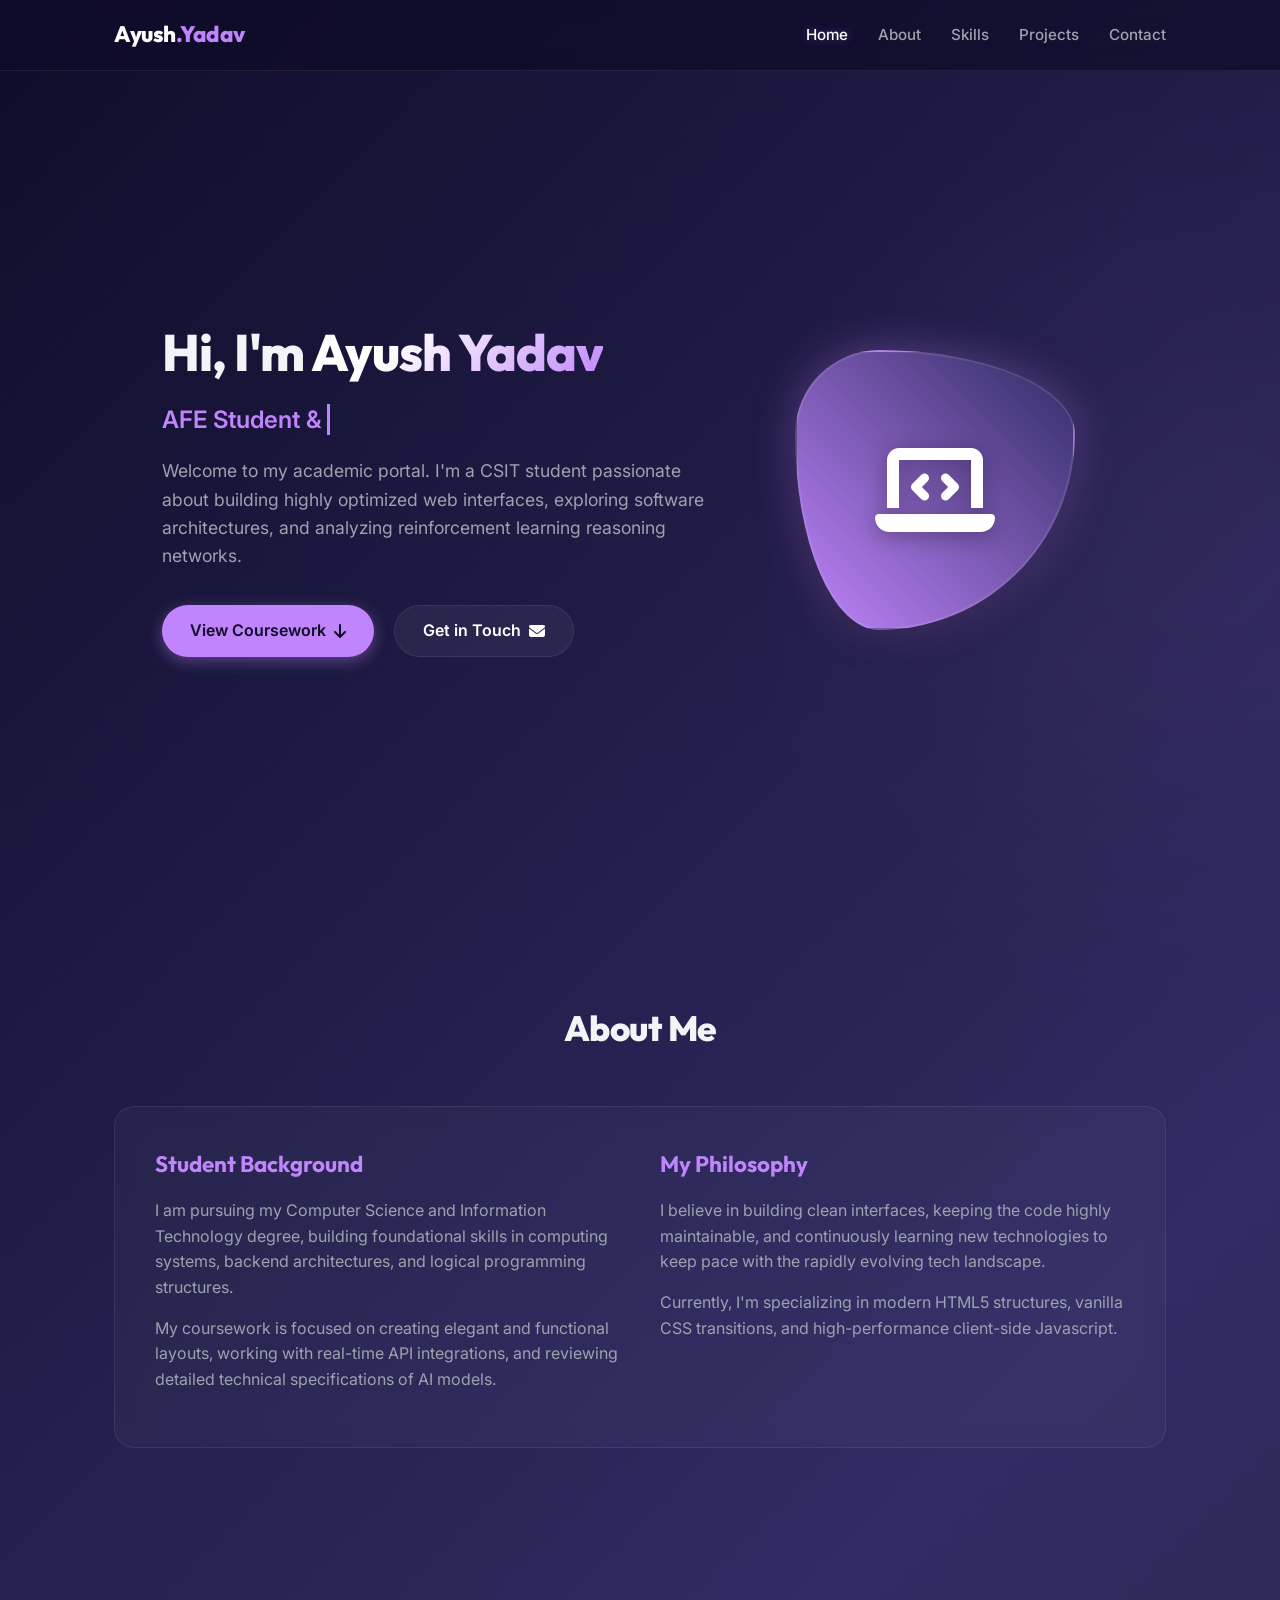
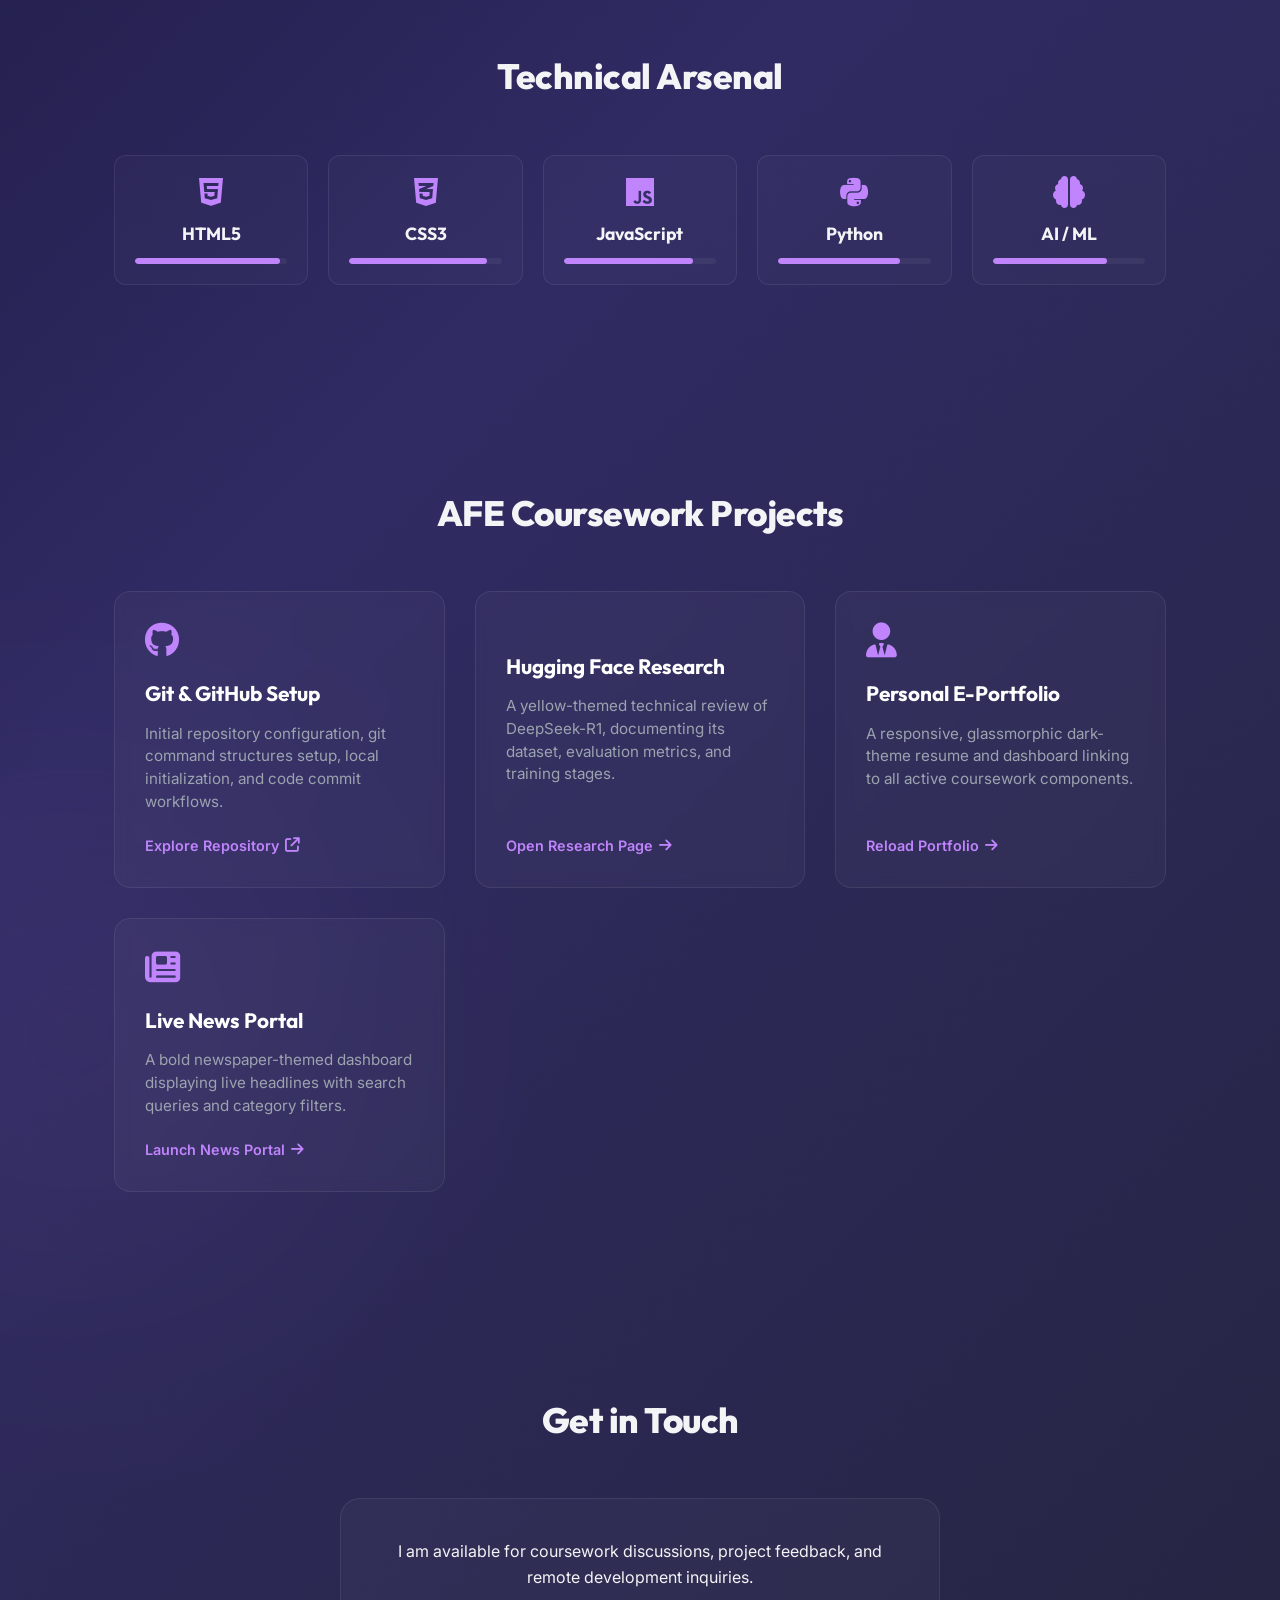
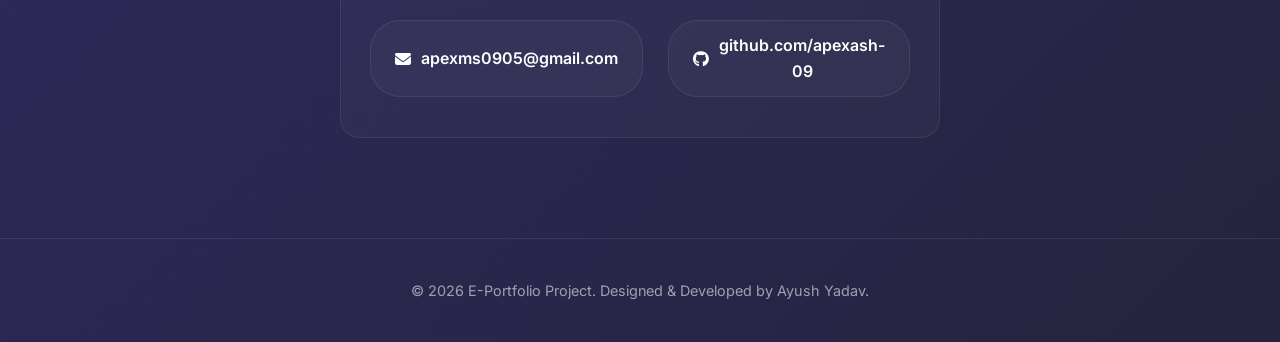
<file: portfolio.html>
<!DOCTYPE html>
<html lang="en">
<head>
  <meta charset="UTF-8">
  <meta name="viewport" content="width=device-width, initial-scale=1.0">
  <title>Ayush Yadav | AFE Coursework Portfolio</title>
  <meta name="description" content="Personal E-Portfolio of Ayush Yadav, AFE Student & Developer. Showcasing coursework projects and technical expertise.">
  <!-- Google Fonts -->
  <link rel="preconnect" href="https://fonts.googleapis.com">
  <link rel="preconnect" href="https://fonts.gstatic.com" crossorigin>
  <link href="https://fonts.googleapis.com/css2?family=Inter:wght@300;400;500;600;700&family=Outfit:wght@500;600;700;800&family=Fira+Code:wght@400;500&display=swap" rel="stylesheet">
  <!-- Icons -->
  <link rel="stylesheet" href="https://cdnjs.cloudflare.com/ajax/libs/font-awesome/6.4.0/css/all.min.css">
  
  <style>
    /* Gradient Color Palette & Variables */
    :root {
      --gradient-start: #0f0c29;
      --gradient-middle: #302b63;
      --gradient-end: #24243e;
      --accent: #c084fc;
      --accent-glow: rgba(192, 132, 252, 0.4);
      --glass-bg: rgba(255, 255, 255, 0.03);
      --glass-border: rgba(255, 255, 255, 0.08);
      --text: #f3f4f6;
      --text-muted: #9ca3af;
      --font-display: 'Outfit', sans-serif;
      --font-body: 'Inter', sans-serif;
    }

    * {
      box-sizing: border-box;
      margin: 0;
      padding: 0;
      scroll-behavior: smooth;
    }

    body {
      background: linear-gradient(135deg, var(--gradient-start) 0%, var(--gradient-middle) 50%, var(--gradient-end) 100%);
      color: var(--text);
      font-family: var(--font-body);
      line-height: 1.6;
      overflow-x: hidden;
      min-height: 100vh;
      position: relative;
    }

    .container {
      max-width: 1100px;
      margin: 0 auto;
      padding: 0 24px;
    }

    /* Ambient glow spots */
    .glow-spot {
      position: absolute;
      width: 400px;
      height: 400px;
      border-radius: 50%;
      background: var(--accent);
      filter: blur(150px);
      opacity: 0.12;
      pointer-events: none;
      z-index: 1;
    }
    .glow-1 { top: 10%; right: -10%; }
    .glow-2 { bottom: 20%; left: -10%; }

    /* Navigation */
    header {
      position: fixed;
      top: 0;
      left: 0;
      width: 100%;
      z-index: 100;
      background: rgba(15, 12, 41, 0.7);
      backdrop-filter: blur(12px);
      -webkit-backdrop-filter: blur(12px);
      border-bottom: 1px solid var(--glass-border);
    }

    .navbar {
      height: 70px;
      display: flex;
      justify-content: space-between;
      align-items: center;
    }

    .logo {
      font-family: var(--font-display);
      font-size: 1.4rem;
      font-weight: 800;
      color: #fff;
      text-decoration: none;
      letter-spacing: -0.5px;
    }

    .logo span {
      color: var(--accent);
    }

    nav {
      display: flex;
      gap: 30px;
    }

    .nav-link {
      text-decoration: none;
      color: var(--text-muted);
      font-size: 0.95rem;
      font-weight: 500;
      transition: color 0.3s;
    }

    .nav-link:hover, .nav-link.active {
      color: #fff;
      text-shadow: 0 0 10px var(--accent-glow);
    }

    /* Hero Section */
    #hero {
      padding: 180px 0 100px 0;
      min-height: 100vh;
      display: flex;
      align-items: center;
      position: relative;
    }

    .hero-grid {
      display: grid;
      grid-template-columns: 1.2fr 0.8fr;
      gap: 40px;
      align-items: center;
    }

    .hero-text h1 {
      font-family: var(--font-display);
      font-size: 3.2rem;
      font-weight: 800;
      line-height: 1.15;
      margin-bottom: 20px;
      letter-spacing: -1px;
    }

    .text-gradient {
      background: linear-gradient(135deg, #fff 30%, var(--accent) 100%);
      -webkit-background-clip: text;
      -webkit-text-fill-color: transparent;
    }

    /* Typewriter container */
    .typewriter-container {
      font-size: 1.5rem;
      color: var(--accent);
      font-weight: 600;
      margin-bottom: 20px;
      height: 35px;
      display: flex;
      align-items: center;
    }

    .cursor {
      display: inline-block;
      width: 3px;
      height: 1.3em;
      background-color: var(--accent);
      margin-left: 5px;
      animation: blink 0.8s infinite;
    }

    .hero-bio {
      color: var(--text-muted);
      font-size: 1.1rem;
      margin-bottom: 35px;
      max-width: 550px;
    }

    .cta-row {
      display: flex;
      gap: 20px;
    }

    .btn {
      display: inline-flex;
      align-items: center;
      gap: 8px;
      padding: 12px 28px;
      border-radius: 30px;
      font-weight: 600;
      text-decoration: none;
      transition: all 0.3s;
      cursor: pointer;
    }

    .btn-primary {
      background: var(--accent);
      color: #0f0c29;
      box-shadow: 0 4px 15px var(--accent-glow);
    }

    .btn-primary:hover {
      transform: translateY(-3px);
      box-shadow: 0 8px 25px var(--accent-glow);
    }

    .btn-secondary {
      background: rgba(255, 255, 255, 0.05);
      border: 1px solid var(--glass-border);
      color: #fff;
    }

    .btn-secondary:hover {
      background: rgba(255, 255, 255, 0.1);
      transform: translateY(-3px);
    }

    .hero-avatar-wrapper {
      display: flex;
      justify-content: center;
    }

    .avatar-shape {
      width: 280px;
      height: 280px;
      border-radius: 30% 70% 70% 30% / 30% 30% 70% 70%;
      background: linear-gradient(45deg, var(--accent) 0%, var(--gradient-middle) 100%);
      box-shadow: 0 10px 30px rgba(0, 0, 0, 0.3), 0 0 40px var(--accent-glow);
      animation: morphing 10s infinite alternate ease-in-out;
      display: flex;
      align-items: center;
      justify-content: center;
      overflow: hidden;
      border: 2px solid rgba(255, 255, 255, 0.1);
    }

    .avatar-shape i {
      font-size: 6rem;
      color: #fff;
      text-shadow: 0 4px 20px rgba(0,0,0,0.3);
    }

    /* About Section */
    section {
      padding: 100px 0;
      position: relative;
      z-index: 2;
    }

    .section-title {
      font-family: var(--font-display);
      font-size: 2.2rem;
      font-weight: 800;
      text-align: center;
      margin-bottom: 50px;
      letter-spacing: -0.5px;
    }

    .about-box {
      background: var(--glass-bg);
      border: 1px solid var(--glass-border);
      border-radius: 20px;
      padding: 40px;
      backdrop-filter: blur(10px);
      -webkit-backdrop-filter: blur(10px);
    }

    .about-grid {
      display: grid;
      grid-template-columns: 1fr 1fr;
      gap: 40px;
    }

    .about-details h3 {
      font-family: var(--font-display);
      font-size: 1.4rem;
      margin-bottom: 15px;
      color: var(--accent);
    }

    .about-details p {
      color: var(--text-muted);
      margin-bottom: 15px;
    }

    /* Skills Grid */
    .skills-grid {
      display: grid;
      grid-template-columns: repeat(auto-fit, minmax(180px, 1fr));
      gap: 20px;
      margin-top: 30px;
    }

    .skill-card {
      background: rgba(255, 255, 255, 0.02);
      border: 1px solid var(--glass-border);
      border-radius: 12px;
      padding: 20px;
      text-align: center;
      transition: all 0.3s;
    }

    .skill-card:hover {
      border-color: var(--accent);
      background: rgba(192, 132, 252, 0.05);
      transform: translateY(-5px);
    }

    .skill-card i {
      font-size: 2rem;
      color: var(--accent);
      margin-bottom: 12px;
    }

    .skill-card h4 {
      font-family: var(--font-display);
      font-size: 1.1rem;
      margin-bottom: 8px;
    }

    .skill-bar {
      height: 6px;
      background: rgba(255,255,255,0.05);
      border-radius: 3px;
      overflow: hidden;
      margin-top: 10px;
    }

    .skill-progress {
      height: 100%;
      background: var(--accent);
      border-radius: 3px;
    }

    /* Projects Cards */
    .projects-grid {
      display: grid;
      grid-template-columns: repeat(auto-fit, minmax(280px, 1fr));
      gap: 30px;
    }

    .project-card {
      background: var(--glass-bg);
      border: 1px solid var(--glass-border);
      border-radius: 16px;
      padding: 30px;
      transition: all 0.3s cubic-bezier(0.25, 0.8, 0.25, 1);
      display: flex;
      flex-direction: column;
      justify-content: space-between;
      backdrop-filter: blur(8px);
      -webkit-backdrop-filter: blur(8px);
    }

    .project-card:hover {
      border-color: var(--accent);
      transform: translateY(-8px);
      box-shadow: 0 12px 30px rgba(0, 0, 0, 0.4), 0 0 20px rgba(192, 132, 252, 0.1);
    }

    .project-card i.proj-icon {
      font-size: 2.2rem;
      color: var(--accent);
      margin-bottom: 20px;
    }

    .project-card h3 {
      font-family: var(--font-display);
      font-size: 1.3rem;
      margin-bottom: 12px;
      color: #fff;
    }

    .project-card p {
      color: var(--text-muted);
      font-size: 0.95rem;
      margin-bottom: 20px;
      line-height: 1.5;
    }

    .project-link {
      color: var(--accent);
      font-weight: 600;
      text-decoration: none;
      display: inline-flex;
      align-items: center;
      gap: 6px;
      font-size: 0.9rem;
      transition: gap 0.2s;
    }

    .project-card:hover .project-link {
      gap: 10px;
    }

    /* Contact Section */
    .contact-wrapper {
      max-width: 600px;
      margin: 0 auto;
      background: var(--glass-bg);
      border: 1px solid var(--glass-border);
      border-radius: 20px;
      padding: 40px;
      text-align: center;
    }

    .contact-links {
      display: flex;
      justify-content: center;
      gap: 25px;
      margin-top: 30px;
    }

    .contact-item {
      display: inline-flex;
      align-items: center;
      gap: 10px;
      background: rgba(255,255,255,0.03);
      border: 1px solid var(--glass-border);
      padding: 12px 24px;
      border-radius: 30px;
      text-decoration: none;
      color: #fff;
      font-weight: 600;
      transition: all 0.3s;
    }

    .contact-item:hover {
      background: rgba(192, 132, 252, 0.1);
      border-color: var(--accent);
      transform: translateY(-3px);
    }

    /* Footer */
    footer {
      text-align: center;
      padding: 40px 0;
      border-top: 1px solid var(--glass-border);
      color: var(--text-muted);
      font-size: 0.9rem;
    }

    /* Animations */
    @keyframes blink {
      0%, 100% { opacity: 1; }
      50% { opacity: 0; }
    }

    @keyframes morphing {
      0% { border-radius: 30% 70% 70% 30% / 30% 30% 70% 70%; }
      50% { border-radius: 70% 30% 30% 70% / 70% 70% 30% 30%; }
      100% { border-radius: 30% 70% 70% 30% / 30% 30% 70% 70%; }
    }

    /* Responsive */
    @media (max-width: 900px) {
      .hero-grid {
        grid-template-columns: 1fr;
        text-align: center;
      }
      .hero-text {
        order: 2;
      }
      .hero-avatar-wrapper {
        order: 1;
        margin-bottom: 20px;
      }
      .hero-bio {
        margin: 0 auto 30px auto;
      }
      .cta-row {
        justify-content: center;
      }
      .about-grid {
        grid-template-columns: 1fr;
      }
    }

    @media (max-width: 600px) {
      .hero-text h1 {
        font-size: 2.2rem;
      }
      .contact-links {
        flex-direction: column;
        align-items: center;
      }
      .navbar nav {
        display: none; /* simple mobile design */
      }
    }
  </style>
</head>
<body>

  <!-- Ambient background glow elements -->
  <div class="glow-spot glow-1"></div>
  <div class="glow-spot glow-2"></div>

  <!-- Header -->
  <header>
    <div class="container navbar">
      <a href="index.html" class="logo">Ayush<span>.Yadav</span></a>
      <nav>
        <a href="#hero" class="nav-link">Home</a>
        <a href="#about" class="nav-link">About</a>
        <a href="#skills" class="nav-link">Skills</a>
        <a href="#projects" class="nav-link">Projects</a>
        <a href="#contact" class="nav-link">Contact</a>
      </nav>
    </div>
  </header>

  <!-- Hero Section -->
  <section id="hero">
    <div class="container hero-grid">
      <div class="hero-text">
        <h1>Hi, I'm <span class="text-gradient">Ayush Yadav</span></h1>
        
        <!-- Animated Typing Title -->
        <div class="typewriter-container">
          <span id="typed-text"></span><span class="cursor"></span>
        </div>

        <p class="hero-bio">
          Welcome to my academic portal. I'm a CSIT student passionate about building highly optimized web interfaces, exploring software architectures, and analyzing reinforcement learning reasoning networks.
        </p>
        
        <div class="cta-row">
          <a href="#projects" class="btn btn-primary">View Coursework <i class="fa-solid fa-arrow-down"></i></a>
          <a href="#contact" class="btn btn-secondary">Get in Touch <i class="fa-solid fa-envelope"></i></a>
        </div>
      </div>

      <div class="hero-avatar-wrapper">
        <div class="avatar-shape">
          <i class="fa-solid fa-laptop-code"></i>
        </div>
      </div>
    </div>
  </section>

  <!-- About Section -->
  <section id="about">
    <div class="container">
      <h2 class="section-title">About Me</h2>
      <div class="about-box">
        <div class="about-grid">
          <div class="about-details">
            <h3>Student Background</h3>
            <p>
              I am pursuing my Computer Science and Information Technology degree, building foundational skills in computing systems, backend architectures, and logical programming structures.
            </p>
            <p>
              My coursework is focused on creating elegant and functional layouts, working with real-time API integrations, and reviewing detailed technical specifications of AI models.
            </p>
          </div>
          <div class="about-details">
            <h3>My Philosophy</h3>
            <p>
              I believe in building clean interfaces, keeping the code highly maintainable, and continuously learning new technologies to keep pace with the rapidly evolving tech landscape.
            </p>
            <p>
              Currently, I'm specializing in modern HTML5 structures, vanilla CSS transitions, and high-performance client-side Javascript.
            </p>
          </div>
        </div>
      </div>
    </div>
  </section>

  <!-- Skills Section -->
  <section id="skills">
    <div class="container">
      <h2 class="section-title">Technical Arsenal</h2>
      <div class="skills-grid">
        
        <!-- Skill 1: HTML5 -->
        <div class="skill-card">
          <i class="fa-brands fa-html5"></i>
          <h4>HTML5</h4>
          <div class="skill-bar"><div class="skill-progress" style="width: 95%"></div></div>
        </div>

        <!-- Skill 2: CSS3 -->
        <div class="skill-card">
          <i class="fa-brands fa-css3-alt"></i>
          <h4>CSS3</h4>
          <div class="skill-bar"><div class="skill-progress" style="width: 90%"></div></div>
        </div>

        <!-- Skill 3: JavaScript -->
        <div class="skill-card">
          <i class="fa-brands fa-js"></i>
          <h4>JavaScript</h4>
          <div class="skill-bar"><div class="skill-progress" style="width: 85%"></div></div>
        </div>

        <!-- Skill 4: Python -->
        <div class="skill-card">
          <i class="fa-brands fa-python"></i>
          <h4>Python</h4>
          <div class="skill-bar"><div class="skill-progress" style="width: 80%"></div></div>
        </div>

        <!-- Skill 5: AI / ML -->
        <div class="skill-card">
          <i class="fa-solid fa-brain"></i>
          <h4>AI / ML</h4>
          <div class="skill-bar"><div class="skill-progress" style="width: 75%"></div></div>
        </div>

      </div>
    </div>
  </section>

  <!-- Projects Section -->
  <section id="projects">
    <div class="container">
      <h2 class="section-title">AFE Coursework Projects</h2>
      <div class="projects-grid">
        
        <!-- Project 1 -->
        <div class="project-card">
          <div>
            <i class="fa-brands fa-github proj-icon"></i>
            <h3>Git & GitHub Setup</h3>
            <p>Initial repository configuration, git command structures setup, local initialization, and code commit workflows.</p>
          </div>
          <a href="https://github.com/apexash-09/afe-projects" target="_blank" class="project-link">
            Explore Repository <i class="fa-solid fa-arrow-up-right-from-square"></i>
          </a>
        </div>

        <!-- Project 2 -->
        <div class="project-card">
          <div>
            <i class="fa-solid fa-face-smiling-hands proj-icon"></i>
            <h3>Hugging Face Research</h3>
            <p>A yellow-themed technical review of DeepSeek-R1, documenting its dataset, evaluation metrics, and training stages.</p>
          </div>
          <a href="huggingface.html" class="project-link">
            Open Research Page <i class="fa-solid fa-arrow-right"></i>
          </a>
        </div>

        <!-- Project 3 -->
        <div class="project-card">
          <div>
            <i class="fa-solid fa-user-tie proj-icon"></i>
            <h3>Personal E-Portfolio</h3>
            <p>A responsive, glassmorphic dark-theme resume and dashboard linking to all active coursework components.</p>
          </div>
          <a href="portfolio.html" class="project-link">
            Reload Portfolio <i class="fa-solid fa-arrow-right"></i>
          </a>
        </div>

        <!-- Project 4 -->
        <div class="project-card">
          <div>
            <i class="fa-solid fa-newspaper proj-icon"></i>
            <h3>Live News Portal</h3>
            <p>A bold newspaper-themed dashboard displaying live headlines with search queries and category filters.</p>
          </div>
          <a href="news.html" class="project-link">
            Launch News Portal <i class="fa-solid fa-arrow-right"></i>
          </a>
        </div>

      </div>
    </div>
  </section>

  <!-- Contact Section -->
  <section id="contact">
    <div class="container">
      <h2 class="section-title">Get in Touch</h2>
      <div class="contact-wrapper">
        <p>I am available for coursework discussions, project feedback, and remote development inquiries.</p>
        <div class="contact-links">
          <a href="mailto:apexms0905@gmail.com" class="contact-item">
            <i class="fa-solid fa-envelope"></i> apexms0905@gmail.com
          </a>
          <a href="https://github.com/apexash-09" target="_blank" class="contact-item">
            <i class="fa-brands fa-github"></i> github.com/apexash-09
          </a>
        </div>
      </div>
    </div>
  </section>

  <!-- Footer -->
  <footer>
    <div class="container">
      <p>&copy; 2026 E-Portfolio Project. Designed & Developed by Ayush Yadav.</p>
    </div>
  </footer>

  <!-- Script for Typewriter and Nav Active States -->
  <script>
    document.addEventListener('DOMContentLoaded', () => {
      // Typewriter Effect
      const words = ["AFE Student & Developer", "CSIT Undergraduate", "Front-end Learner"];
      let wordIdx = 0;
      let charIdx = 0;
      let currentWord = "";
      let isDeleting = false;
      const typedTextSpan = document.getElementById("typed-text");
      
      const type = () => {
        currentWord = words[wordIdx];
        if (isDeleting) {
          typedTextSpan.textContent = currentWord.substring(0, charIdx - 1);
          charIdx--;
        } else {
          typedTextSpan.textContent = currentWord.substring(0, charIdx + 1);
          charIdx++;
        }
        
        let typeSpeed = 100;
        if (isDeleting) typeSpeed = 50;
        
        if (!isDeleting && charIdx === currentWord.length) {
          typeSpeed = 1500; // Pause at end of word
          isDeleting = true;
        } else if (isDeleting && charIdx === 0) {
          isDeleting = false;
          wordIdx = (wordIdx + 1) % words.length;
          typeSpeed = 500; // Pause before starting next word
        }
        
        setTimeout(type, typeSpeed);
      };
      
      setTimeout(type, 1000);

      // Simple nav links highlights on scroll
      const sections = document.querySelectorAll('section');
      const navLinks = document.querySelectorAll('.nav-link');
      
      window.addEventListener('scroll', () => {
        let current = "";
        sections.forEach(section => {
          const sectionTop = section.offsetTop;
          if (pageYOffset >= sectionTop - 120) {
            current = section.getAttribute('id');
          }
        });
        
        navLinks.forEach(link => {
          link.classList.remove('active');
          if (link.getAttribute('href') === `#${current}`) {
            link.classList.add('active');
          }
        });
      });
    });
  </script>
</body>
</html>
</file>
<file: style.css>
/* ==========================================================================
   1. VARIABLES & CORE PALETTE (DARK WEB3 SPACE WITH GLASSMORPHISM)
   ========================================================================== */
@import url('https://fonts.googleapis.com/css2?family=Inter:wght@300;400;500;600;700;800&display=swap');

:root {
  --bg-color: #050508;
  --text-primary: #FFFFFF;
  --text-muted: rgba(255, 255, 255, 0.5);
  
  /* Glassmorphism Specs */
  --glass-bg: rgba(255, 255, 255, 0.07);
  --glass-bg-hover: rgba(255, 255, 255, 0.12);
  --glass-border: 1px solid rgba(255, 255, 255, 0.12);
  --glass-border-hover: 1px solid rgba(255, 255, 255, 0.25);
  --glass-blur: blur(16px) saturate(120%);
  
  /* Shadows & Glows */
  --glow-shadow: 0 4px 24px rgba(0, 0, 0, 0.4);
  --white-glow: 0 0 20px rgba(255, 255, 255, 0.12);
  --card-shadow-hover: 0 12px 32px rgba(0, 0, 0, 0.5);
  
  --font-family: 'Inter', system-ui, -apple-system, sans-serif;
}

/* ==========================================================================
   2. BASE RESET
   ========================================================================== */
* {
  box-sizing: border-box;
  margin: 0;
  padding: 0;
}

html {
  scroll-behavior: smooth;
}

body {
  background-color: var(--bg-color);
  color: var(--text-primary);
  font-family: var(--font-family);
  overflow-x: hidden;
  min-height: 100vh;
  position: relative;
  line-height: 1.5;
}

/* Background Canvas */
#comet-canvas {
  position: fixed;
  top: 0;
  left: 0;
  width: 100vw;
  height: 100vh;
  z-index: -2;
  pointer-events: none;
}

/* Depth Glow Orbs */
.ambient-glow {
  position: fixed;
  width: 600px;
  height: 600px;
  border-radius: 50%;
  background: radial-gradient(circle, rgba(255, 255, 255, 0.02) 0%, rgba(255, 255, 255, 0) 70%);
  filter: blur(80px);
  z-index: -1;
  pointer-events: none;
}
.glow-1 { top: -10%; left: -10%; }
.glow-2 { bottom: -10%; right: -10%; }

/* ==========================================================================
   3. HEADER NAV BAR (GLASS PILL)
   ========================================================================== */
header {
  position: fixed;
  top: 0;
  left: 0;
  width: 100%;
  z-index: 100;
  padding: 20px 40px;
  display: flex;
  justify-content: space-between;
  align-items: center;
  backdrop-filter: blur(12px);
  -webkit-backdrop-filter: blur(12px);
  border-bottom: 1px solid rgba(255, 255, 255, 0.04);
  background: rgba(5, 5, 8, 0.4);
}

.logo {
  font-weight: 800;
  font-size: 1.2rem;
  letter-spacing: 1.5px;
  text-transform: uppercase;
  text-decoration: none;
  color: var(--text-primary);
  display: flex;
  align-items: center;
  gap: 8px;
  transition: opacity 0.3s;
}

.logo:hover {
  opacity: 0.9;
}

.logo i {
  font-size: 1rem;
  opacity: 0.8;
}

.nav-pill {
  display: flex;
  gap: 4px;
  background: rgba(255, 255, 255, 0.04);
  border: 1px solid rgba(255, 255, 255, 0.08);
  border-radius: 999px;
  padding: 4px;
  backdrop-filter: var(--glass-blur);
  -webkit-backdrop-filter: var(--glass-blur);
}

.nav-pill a {
  color: var(--text-muted);
  text-decoration: none;
  font-size: 0.85rem;
  font-weight: 500;
  padding: 8px 18px;
  border-radius: 999px;
  transition: all 0.3s ease;
}

.nav-pill a:hover, 
.nav-pill a.active {
  color: var(--text-primary);
  background: rgba(255, 255, 255, 0.08);
}

/* ==========================================================================
   4. HERO & 3D PLANET SCENE
   ========================================================================== */
.hero {
  min-height: 100vh;
  display: flex;
  flex-direction: column;
  justify-content: center;
  align-items: center;
  text-align: center;
  position: relative;
  padding: 140px 24px 80px;
  z-index: 10;
}

/* Container hosting the 3D perspective */
.planet-container {
  position: relative;
  width: 320px;
  height: 320px;
  display: flex;
  justify-content: center;
  align-items: center;
  transform-style: preserve-3d;
  perspective: 1000px;
  margin-bottom: 30px;
  transition: transform 0.25s ease-out;
}

/* 3D Planet Orb */
.planet-orb {
  position: absolute;
  width: 140px;
  height: 140px;
  border-radius: 50%;
  /* Radial gradient for sphere shape */
  background: radial-gradient(circle at 35% 35%, #ffffff 0%, #202028 50%, #020204 100%);
  box-shadow: 0 0 60px rgba(255, 255, 255, 0.08), inset -10px -10px 30px rgba(0, 0, 0, 0.95);
  transform: translateZ(20px);
  z-index: 2;
}

/* Tilted Orbital Ring Band */
.orbital-ring {
  position: absolute;
  width: 290px;
  height: 290px;
  border: 1px solid rgba(255, 255, 255, 0.85);
  border-radius: 50%;
  transform-style: preserve-3d;
  transform: rotateX(70deg) rotateY(30deg) rotateZ(0deg);
  animation: rotate-ring 20s linear infinite;
  pointer-events: none;
  z-index: 1;
}

/* Little orbiting comet particle tracing the ring path */
.orbital-ring::after {
  content: '';
  position: absolute;
  top: 0;
  left: 50%;
  width: 8px;
  height: 8px;
  background-color: #ffffff;
  border-radius: 50%;
  transform: translate(-50%, -50%);
  box-shadow: 0 0 15px rgba(255, 255, 255, 1), 0 0 30px rgba(255, 255, 255, 0.6);
}

@keyframes rotate-ring {
  0% {
    transform: rotateX(70deg) rotateY(30deg) rotateZ(0deg);
  }
  100% {
    transform: rotateX(70deg) rotateY(30deg) rotateZ(360deg);
  }
}

.hero-content {
  max-width: 800px;
  margin-top: 10px;
}

.headline {
  font-size: 3.5rem;
  font-weight: 800;
  letter-spacing: 2px;
  text-transform: uppercase;
  color: var(--text-primary);
  margin-bottom: 16px;
  line-height: 1.1;
  text-shadow: 0 0 30px rgba(255, 255, 255, 0.05);
}

.subheadline {
  font-size: 1.1rem;
  font-weight: 400;
  color: var(--text-muted);
  max-width: 600px;
  margin: 0 auto 36px;
  line-height: 1.6;
}

/* CTA Pill Button */
.cta-btn {
  display: inline-flex;
  align-items: center;
  gap: 10px;
  color: var(--text-primary);
  background: var(--glass-bg);
  border: var(--glass-border);
  border-radius: 999px;
  padding: 14px 32px;
  font-size: 0.95rem;
  font-weight: 600;
  text-decoration: none;
  backdrop-filter: var(--glass-blur);
  -webkit-backdrop-filter: var(--glass-blur);
  transition: all 0.3s cubic-bezier(0.165, 0.84, 0.44, 1);
  box-shadow: var(--glow-shadow);
}

.cta-btn:hover {
  background: var(--glass-bg-hover);
  transform: translateY(-2px);
  box-shadow: var(--card-shadow-hover), var(--white-glow);
  border-color: var(--glass-border-hover);
}

.cta-btn i {
  font-size: 0.85rem;
  transition: transform 0.3s ease;
}

.cta-btn:hover i {
  transform: translateY(3px);
}

/* ==========================================================================
   5. PORTFOLIO TILE GRID
   ========================================================================== */
.portfolio-section {
  padding: 80px 24px 120px;
  max-width: 1200px;
  margin: 0 auto;
  text-align: center;
}

.section-label {
  font-size: 0.8rem;
  font-weight: 700;
  text-transform: uppercase;
  font-variant: all-small-caps;
  letter-spacing: 4px;
  color: var(--text-primary);
  margin-bottom: 40px;
  display: inline-block;
  position: relative;
}

.section-label::after {
  content: '';
  position: absolute;
  bottom: -8px;
  left: 50%;
  transform: translateX(-50%);
  width: 32px;
  height: 1px;
  background-color: var(--text-primary);
  opacity: 0.7;
}

.portfolio-grid {
  display: grid;
  grid-template-columns: repeat(5, 1fr);
  gap: 20px;
  margin-top: 20px;
}

.grid-card {
  background: var(--glass-bg);
  border: var(--glass-border);
  border-radius: 12px;
  padding: 35px 20px;
  display: flex;
  flex-direction: column;
  align-items: center;
  justify-content: center;
  gap: 16px;
  cursor: pointer;
  text-decoration: none;
  color: inherit;
  backdrop-filter: var(--glass-blur);
  -webkit-backdrop-filter: var(--glass-blur);
  transition: all 0.35s cubic-bezier(0.165, 0.84, 0.44, 1);
  box-shadow: var(--glow-shadow);
  min-height: 140px;
}

.grid-card:hover {
  transform: translateY(-6px) scale(1.03);
  background: var(--glass-bg-hover);
  border-color: var(--glass-border-hover);
  box-shadow: var(--card-shadow-hover), var(--white-glow);
}

.card-icon {
  font-size: 1.8rem;
  color: var(--text-primary);
  opacity: 0.85;
  transition: all 0.3s ease;
}

.grid-card:hover .card-icon {
  opacity: 1;
  transform: scale(1.1);
}

.card-title {
  font-size: 0.8rem;
  font-weight: 700;
  letter-spacing: 1.5px;
  text-transform: uppercase;
  color: var(--text-muted);
  transition: all 0.3s ease;
}

.grid-card:hover .card-title {
  color: var(--text-primary);
  text-shadow: 0 0 10px rgba(255, 255, 255, 0.3);
}

/* ==========================================================================
   6. PREMIUM GLASSMORPHIC DETAILS MODAL
   ========================================================================== */
.modal-overlay {
  position: fixed;
  top: 0;
  left: 0;
  width: 100%;
  height: 100%;
  background: rgba(5, 5, 8, 0.85);
  backdrop-filter: blur(12px);
  -webkit-backdrop-filter: blur(12px);
  z-index: 1000;
  display: flex;
  align-items: center;
  justify-content: center;
  opacity: 0;
  pointer-events: none;
  transition: opacity 0.3s ease;
}

.modal-overlay.open {
  opacity: 1;
  pointer-events: all;
}

.modal-box {
  background: rgba(255, 255, 255, 0.05);
  border: var(--glass-border);
  border-radius: 16px;
  width: 90%;
  max-width: 550px;
  padding: 35px;
  position: relative;
  backdrop-filter: blur(24px) saturate(120%);
  -webkit-backdrop-filter: blur(24px) saturate(120%);
  box-shadow: 0 25px 60px rgba(0, 0, 0, 0.8), var(--white-glow);
  transform: translateY(20px);
  transition: transform 0.3s ease;
}

.modal-overlay.open .modal-box {
  transform: translateY(0);
}

.modal-close {
  position: absolute;
  top: 20px;
  right: 20px;
  background: none;
  border: none;
  color: var(--text-muted);
  font-size: 1.25rem;
  cursor: pointer;
  transition: color 0.2s;
}

.modal-close:hover {
  color: var(--text-primary);
}

.modal-body h3 {
  font-size: 1.3rem;
  font-weight: 700;
  margin-bottom: 16px;
  display: flex;
  align-items: center;
  gap: 12px;
  text-transform: uppercase;
  letter-spacing: 1px;
}

.modal-body p {
  color: var(--text-muted);
  font-size: 0.95rem;
  line-height: 1.6;
  margin-bottom: 20px;
}

.modal-body pre {
  background: rgba(255, 255, 255, 0.04);
  border: 1px solid rgba(255, 255, 255, 0.08);
  padding: 15px;
  border-radius: 8px;
  font-family: monospace;
  font-size: 0.85rem;
  overflow-x: auto;
  margin-bottom: 20px;
  color: #e2e8f0;
}

.modal-list-title {
  font-weight: 700;
  margin-top: 15px;
  margin-bottom: 8px;
  font-size: 0.95rem;
}

.modal-list {
  list-style: none;
}

.modal-list li {
  margin-bottom: 8px;
  font-size: 0.9rem;
  color: var(--text-muted);
  display: flex;
  align-items: center;
  gap: 10px;
}

.modal-list li i {
  color: rgba(255, 255, 255, 0.8);
  font-size: 0.85rem;
}

/* ==========================================================================
   7. FOOTER
   ========================================================================== */
footer {
  border-top: 1px solid rgba(255, 255, 255, 0.05);
  padding: 40px 24px;
  text-align: center;
  color: var(--text-muted);
  font-size: 0.8rem;
  letter-spacing: 1px;
  z-index: 10;
  position: relative;
}

/* ==========================================================================
   8. RESPONSIVE DESIGN
   ========================================================================== */
@media (max-width: 1024px) {
  .portfolio-grid {
    grid-template-columns: repeat(3, 1fr);
  }
}

@media (max-width: 768px) {
  header {
    padding: 15px 20px;
  }
  .nav-pill {
    display: none; /* Keep mobile header clean */
  }
  .headline {
    font-size: 2.5rem;
  }
  .portfolio-grid {
    grid-template-columns: repeat(2, 1fr);
  }
  .planet-container {
    width: 260px;
    height: 260px;
  }
  .planet-orb {
    width: 110px;
    height: 110px;
  }
  .orbital-ring {
    width: 230px;
    height: 230px;
  }
}

@media (max-width: 480px) {
  .portfolio-grid {
    grid-template-columns: 1fr;
  }
  .headline {
    font-size: 2rem;
  }
}
</file>
<file: 3d_portfolio/style.css>
/* ==========================================================================
   1. VARIABLES & COLOR PALETTE (CYBERPUNK NEON GLOW)
   ========================================================================== */
:root {
  --bg-color: #060608;
  --panel-bg: rgba(13, 13, 18, 0.65);
  --border-glow: rgba(168, 85, 247, 0.25);
  
  --color-text-main: #f3f4f6;
  --color-text-sub: #9ca3af;
  
  --color-accent-purple: #a855f7;
  --color-accent-cyan: #06b6d4;
  --color-accent-green: #10b981;
  --color-accent-orange: #f97316;
  --color-accent-red: #ef4444;

  --font-display: 'Outfit', sans-serif;
  --font-body: 'Inter', sans-serif;
  --font-mono: 'Fira Code', monospace;
}

/* ==========================================================================
   2. BASE RESET & GENERAL STYLES
   ========================================================================== */
* {
  box-sizing: border-box;
  margin: 0;
  padding: 0;
}

body {
  background-color: var(--bg-color);
  color: var(--color-text-main);
  font-family: var(--font-body);
  overflow-x: hidden;
  min-height: 100vh;
  position: relative;
}

.container {
  max-width: 1200px;
  margin: 0 auto;
  padding: 0 24px;
}

/* Background Canvas */
#starfield {
  position: fixed;
  top: 0;
  left: 0;
  width: 100vw;
  height: 100vh;
  z-index: -2;
  pointer-events: none;
}

/* Background Glow Orbs */
.glow-orb {
  position: fixed;
  width: 450px;
  height: 450px;
  border-radius: 50%;
  filter: blur(140px);
  opacity: 0.12;
  z-index: -1;
  pointer-events: none;
  animation: float-glow 25s ease-in-out infinite alternate;
}
.glow-cyan {
  background: var(--color-accent-cyan);
  top: 10%;
  left: -5%;
}
.glow-purple {
  background: var(--color-accent-purple);
  bottom: 10%;
  right: -5%;
  animation-delay: -5s;
}

@keyframes float-glow {
  0% { transform: translate(0, 0) scale(1); }
  100% { transform: translate(50px, 30px) scale(1.1); }
}

/* ==========================================================================
   3. HEADER & NAVIGATION (STICKY GLASSMORPHIC)
   ========================================================================== */
header {
  position: fixed;
  top: 0;
  left: 0;
  width: 100%;
  z-index: 100;
  background: rgba(6, 6, 8, 0.4);
  backdrop-filter: blur(16px);
  -webkit-backdrop-filter: blur(16px);
  border-bottom: 1px solid rgba(255, 255, 255, 0.05);
}

.navbar {
  height: 72px;
  display: flex;
  justify-content: space-between;
  align-items: center;
}

.logo {
  font-family: var(--font-display);
  font-size: 1.5rem;
  font-weight: 700;
  text-decoration: none;
  color: var(--color-text-main);
  display: flex;
  align-items: center;
  gap: 6px;
  letter-spacing: -0.5px;
}

.bracket {
  color: var(--color-accent-purple);
  font-family: var(--font-mono);
  font-weight: 500;
}

nav {
  display: flex;
  gap: 32px;
}

.nav-link {
  text-decoration: none;
  color: var(--color-text-sub);
  font-size: 0.95rem;
  font-weight: 500;
  transition: color 0.3s ease;
}

.nav-link:hover {
  color: var(--color-text-main);
}

.cta-btn-header {
  display: inline-flex;
  align-items: center;
  gap: 8px;
  background: rgba(255, 255, 255, 0.08);
  border: 1px solid rgba(255, 255, 255, 0.12);
  color: var(--color-text-main);
  padding: 8px 18px;
  border-radius: 20px;
  font-size: 0.9rem;
  font-weight: 600;
  text-decoration: none;
  transition: all 0.3s ease;
}

.cta-btn-header:hover {
  background: var(--color-text-main);
  color: var(--bg-color);
  transform: translateY(-2px);
}

/* ==========================================================================
   4. HERO HEADER
   ========================================================================== */
.main-content {
  padding-top: 120px;
  padding-bottom: 80px;
  display: flex;
  flex-direction: column;
  align-items: center;
}

.hero-header {
  text-align: center;
  max-width: 680px;
  margin-bottom: 30px;
}

.glow-text {
  font-family: var(--font-display);
  font-size: 2.8rem;
  font-weight: 800;
  letter-spacing: -1px;
  margin-bottom: 12px;
  background: linear-gradient(135deg, #fff 40%, var(--color-accent-purple) 70%, var(--color-accent-cyan) 100%);
  -webkit-background-clip: text;
  -webkit-text-fill-color: transparent;
  text-shadow: 0 0 40px rgba(168, 85, 247, 0.15);
}

.subtitle {
  font-size: 1.05rem;
  color: var(--color-text-sub);
  line-height: 1.6;
}

.header-line {
  width: 60px;
  height: 2px;
  background: linear-gradient(90deg, var(--color-accent-purple), var(--color-accent-cyan));
  margin: 20px auto 0;
  border-radius: 2px;
}

/* ==========================================================================
   5. 3D SCENE VIEWPORT & ANIMATIONS
   ========================================================================== */
.scene-viewport {
  width: 100%;
  height: 420px;
  display: flex;
  justify-content: center;
  align-items: center;
  position: relative;
  perspective: 1200px;
  margin-bottom: 40px;
}

.scene-container {
  width: 450px;
  height: 380px;
  display: flex;
  justify-content: center;
  align-items: center;
  transform-style: preserve-3d;
  transition: transform 0.2s ease-out;
}

.orbit-3d-wrapper {
  position: relative;
  width: 280px;
  height: 280px;
  display: flex;
  justify-content: center;
  align-items: center;
  transform-style: preserve-3d;
}

/* 3D Rings */
.ring {
  position: absolute;
  border-radius: 50%;
  transform-style: preserve-3d;
}

/* Outer Orbiting Ring */
.outer-ring {
  width: 280px;
  height: 280px;
  border: 1.5px dashed rgba(255, 255, 255, 0.35);
  box-shadow: inset 0 0 15px rgba(255, 255, 255, 0.05), 0 0 20px rgba(168, 85, 247, 0.05);
  animation: outer-spin 14s linear infinite;
}

/* Middle Ring (Counter-rotating) */
.middle-ring {
  width: 220px;
  height: 220px;
  border: 1px dotted rgba(255, 255, 255, 0.2);
  animation: inner-spin 18s linear infinite reverse;
}

/* Glowing Orbiting Ball */
.orbiting-orb {
  position: absolute;
  width: 14px;
  height: 14px;
  background-color: #fff;
  border-radius: 50%;
  top: 0;
  left: 50%;
  transform: translate(-50%, -50%);
  box-shadow: 
    0 0 10px #fff,
    0 0 22px var(--color-accent-cyan),
    0 0 35px var(--color-accent-purple);
}

/* Centered Portfolio Card */
.central-portfolio-card {
  position: absolute;
  width: 120px;
  height: 120px;
  border-radius: 50%;
  background: rgba(10, 10, 15, 0.85);
  backdrop-filter: blur(14px);
  -webkit-backdrop-filter: blur(14px);
  border: 2px solid rgba(255, 255, 255, 0.12);
  transform: translateZ(25px); /* Push forward in 3D */
  display: flex;
  justify-content: center;
  align-items: center;
  cursor: pointer;
  z-index: 10;
  transition: all 0.4s cubic-bezier(0.175, 0.885, 0.32, 1.275);
}

.card-inner {
  display: flex;
  flex-direction: column;
  align-items: center;
  justify-content: center;
  gap: 6px;
}

.fingerprint-icon {
  font-size: 2.2rem;
  color: var(--color-text-main);
  text-shadow: 0 0 15px rgba(255, 255, 255, 0.5);
  transition: all 0.3s ease;
}

.title-text {
  font-family: var(--font-display);
  font-size: 0.85rem;
  font-weight: 700;
  text-transform: uppercase;
  letter-spacing: 1px;
  color: var(--color-text-sub);
}

/* Glow ring around central card */
.card-glow {
  position: absolute;
  top: -2px;
  left: -2px;
  right: -2px;
  bottom: -2px;
  border-radius: 50%;
  background: linear-gradient(135deg, var(--color-accent-purple), var(--color-accent-cyan));
  z-index: -1;
  opacity: 0.2;
  filter: blur(8px);
  transition: opacity 0.4s ease;
}

.central-portfolio-card:hover {
  border-color: rgba(255, 255, 255, 0.3);
  transform: translateZ(35px) scale(1.08);
}

.central-portfolio-card:hover .fingerprint-icon {
  color: var(--color-accent-cyan);
  text-shadow: 0 0 15px var(--color-accent-cyan);
}

.central-portfolio-card:hover .title-text {
  color: #fff;
}

.central-portfolio-card:hover .card-glow {
  opacity: 0.6;
}

/* CSS 3D Orbit Keyframes */
@keyframes outer-spin {
  from {
    transform: rotateX(68deg) rotateY(14deg) rotateZ(0deg);
  }
  to {
    transform: rotateX(68deg) rotateY(14deg) rotateZ(360deg);
  }
}

@keyframes inner-spin {
  from {
    transform: rotateX(60deg) rotateY(-18deg) rotateZ(0deg);
  }
  to {
    transform: rotateX(60deg) rotateY(-18deg) rotateZ(360deg);
  }
}

/* ==========================================================================
   6. GLASSMORPHIC CARD GRIDS
   ========================================================================== */
.grid-section {
  width: 100%;
  max-width: 820px;
}

.grid-container {
  display: flex;
  flex-direction: column;
  gap: 20px;
}

.grid-row {
  display: flex;
  justify-content: center;
  flex-wrap: wrap;
  gap: 20px;
}

.grid-card {
  width: 180px;
  height: 76px;
  border-radius: 18px;
  background: var(--panel-bg);
  backdrop-filter: blur(12px);
  -webkit-backdrop-filter: blur(12px);
  border: 1px solid rgba(255, 255, 255, 0.06);
  display: flex;
  align-items: center;
  padding: 0 16px;
  cursor: pointer;
  position: relative;
  overflow: hidden;
  transition: all 0.4s cubic-bezier(0.165, 0.84, 0.44, 1);
  box-shadow: 0 8px 32px rgba(0, 0, 0, 0.4);
}

.card-content {
  display: flex;
  align-items: center;
  gap: 12px;
  z-index: 2;
}

/* Icon Box Customizers */
.icon-box {
  width: 40px;
  height: 40px;
  border-radius: 12px;
  display: flex;
  justify-content: center;
  align-items: center;
  font-size: 1.25rem;
  background: rgba(255, 255, 255, 0.05);
  border: 1px solid rgba(255, 255, 255, 0.08);
  transition: all 0.3s ease;
}

.card-title {
  font-family: var(--font-display);
  font-size: 0.95rem;
  font-weight: 600;
  color: var(--color-text-sub);
  transition: color 0.3s ease;
}

/* Card Hover States */
.grid-card::before {
  content: '';
  position: absolute;
  top: 0;
  left: 0;
  right: 0;
  bottom: 0;
  background: linear-gradient(135deg, rgba(255, 255, 255, 0.05) 0%, rgba(255, 255, 255, 0) 100%);
  opacity: 0;
  transition: opacity 0.4s ease;
  z-index: 1;
}

.grid-card:hover {
  transform: translateY(-5px) scale(1.03);
  border-color: rgba(255, 255, 255, 0.18);
  box-shadow: 
    0 15px 35px rgba(0, 0, 0, 0.6),
    0 0 15px var(--border-glow);
}

.grid-card:hover::before {
  opacity: 1;
}

.grid-card:hover .card-title {
  color: #fff;
}

/* Specific Card Hover Glow Accents */
.grid-card:nth-child(4n+1):hover { --border-glow: rgba(168, 85, 247, 0.3); }
.grid-card:nth-child(4n+2):hover { --border-glow: rgba(6, 118, 212, 0.3); }
.grid-card:nth-child(4n+3):hover { --border-glow: rgba(16, 185, 129, 0.3); }
.grid-card:nth-child(4n+4):hover { --border-glow: rgba(249, 115, 22, 0.3); }

/* Card Icon Colors & Styles */
.python-icon { color: #ffe873; }
.c-icon { color: var(--color-accent-cyan); }
.html-icon { color: #f06529; }
.git-icon { color: #f1502f; }
.thm-icon { color: var(--color-accent-green); }
.net-icon { color: var(--color-accent-orange); }
.reva-icon { color: var(--color-accent-red); }
.lang-icon { color: #3b82f6; }

.grid-card:hover .icon-box {
  background: rgba(255, 255, 255, 0.1);
  transform: scale(1.05);
}

/* ==========================================================================
   7. DETAIL INTERACTIVE MODAL
   ========================================================================== */
.modal-overlay {
  position: fixed;
  top: 0;
  left: 0;
  width: 100%;
  height: 100%;
  background: rgba(4, 4, 6, 0.8);
  backdrop-filter: blur(14px);
  -webkit-backdrop-filter: blur(14px);
  z-index: 1000;
  display: flex;
  justify-content: center;
  align-items: center;
  opacity: 0;
  pointer-events: none;
  transition: opacity 0.35s ease;
}

.modal-overlay.open {
  opacity: 1;
  pointer-events: all;
}

.modal-box {
  background: rgba(15, 15, 22, 0.9);
  border: 1px solid rgba(255, 255, 255, 0.12);
  width: 90%;
  max-width: 500px;
  border-radius: 24px;
  padding: 36px;
  position: relative;
  transform: scale(0.9);
  transition: transform 0.35s cubic-bezier(0.175, 0.885, 0.32, 1.275);
  box-shadow: 0 25px 50px -12px rgba(0, 0, 0, 0.8), 0 0 40px rgba(168, 85, 247, 0.15);
}

.modal-overlay.open .modal-box {
  transform: scale(1);
}

.modal-close {
  position: absolute;
  top: 20px;
  right: 20px;
  width: 32px;
  height: 32px;
  border-radius: 50%;
  background: rgba(255, 255, 255, 0.05);
  border: 1px solid rgba(255, 255, 255, 0.08);
  color: var(--color-text-sub);
  cursor: pointer;
  display: flex;
  justify-content: center;
  align-items: center;
  transition: all 0.3s ease;
}

.modal-close:hover {
  background: rgba(255, 255, 255, 0.15);
  color: #fff;
}

/* Modal Content Details */
.modal-header-row {
  display: flex;
  align-items: center;
  gap: 16px;
  margin-bottom: 20px;
}

.modal-header-row i {
  font-size: 2.2rem;
}

.modal-header-row h3 {
  font-family: var(--font-display);
  font-size: 1.5rem;
  font-weight: 700;
}

.modal-body {
  color: var(--color-text-sub);
  line-height: 1.7;
}

.modal-body p {
  margin-bottom: 16px;
}

.modal-list-title {
  color: var(--color-text-main);
  font-weight: 600;
  margin-bottom: 8px;
  font-size: 0.95rem;
}

.modal-list {
  list-style: none;
  padding-left: 0;
  margin-bottom: 20px;
}

.modal-list li {
  display: flex;
  align-items: center;
  gap: 10px;
  margin-bottom: 6px;
  font-size: 0.92rem;
}

.modal-list li i {
  color: var(--color-accent-purple);
  font-size: 0.85rem;
}

/* Spoken Language grid in modal */
.modal-lang-grid {
  display: grid;
  grid-template-columns: repeat(2, 1fr);
  gap: 12px;
  margin-top: 15px;
}

.modal-lang-item {
  background: rgba(255, 255, 255, 0.03);
  border: 1px solid rgba(255, 255, 255, 0.06);
  padding: 10px 14px;
  border-radius: 12px;
  text-align: center;
}

.modal-lang-item strong {
  display: block;
  font-size: 0.9rem;
  color: var(--color-text-main);
  margin-bottom: 4px;
}

.modal-lang-item span {
  font-size: 0.8rem;
  color: var(--color-text-sub);
}

/* ==========================================================================
   8. FOOTER
   ========================================================================== */
footer {
  width: 100%;
  padding: 30px 0;
  border-top: 1px solid rgba(255, 255, 255, 0.04);
}

.footer-content p {
  color: rgba(255, 255, 255, 0.35);
  font-size: 0.85rem;
}

/* ==========================================================================
   9. MEDIA QUERIES
   ========================================================================== */
@media (max-width: 768px) {
  .glow-text {
    font-size: 2.2rem;
  }
  
  nav {
    display: none; /* Hide header nav links on mobile to keep layout clean */
  }
  
  .scene-viewport {
    height: 340px;
  }
  
  .scene-container {
    width: 320px;
    height: 300px;
  }
  
  .orbit-3d-wrapper {
    width: 220px;
    height: 220px;
  }
  
  .outer-ring {
    width: 220px;
    height: 220px;
  }
  
  .middle-ring {
    width: 170px;
    height: 170px;
  }
  
  .grid-card {
    width: 150px;
    height: 70px;
    padding: 0 12px;
  }
  
  .card-content {
    gap: 8px;
  }
  
  .icon-box {
    width: 34px;
    height: 34px;
    font-size: 1.1rem;
  }
  
  .card-title {
    font-size: 0.85rem;
  }
}
</file>
<file: news/style.css>
/* ==========================================================================
   DESIGN SYSTEM & THEME CONFIGURATION
   ========================================================================= */
:root {
  /* Fonts */
  --font-heading: 'Outfit', sans-serif;
  --font-body: 'Inter', sans-serif;
  --font-mono: 'Fira Code', monospace;

  /* Sizing */
  --radius-sm: 6px;
  --radius-md: 12px;
  --radius-lg: 20px;
  --radius-full: 9999px;

  /* Transitions */
  --transition-fast: 0.2s cubic-bezier(0.4, 0, 0.2, 1);
  --transition-normal: 0.3s cubic-bezier(0.4, 0, 0.2, 1);
  --transition-slow: 0.5s cubic-bezier(0.4, 0, 0.2, 1);

  /* Light Theme Colors (Default) */
  --bg-primary: #f8fafc;
  --bg-secondary: #ffffff;
  --border-color: #e2e8f0;
  --text-primary: #0f172a;
  --text-secondary: #475569;
  
  --color-accent: #2563eb; /* Cobalt Blue */
  --color-accent-rgb: 37, 99, 235;
  --color-accent-glow: rgba(37, 99, 235, 0.15);
  
  --shadow-sm: 0 1px 3px rgba(0,0,0,0.05);
  --shadow-md: 0 4px 20px rgba(0,0,0,0.06);
  --shadow-lg: 0 15px 35px rgba(0,0,0,0.1);
  
  --ticker-bg: #0f172a;
  --ticker-text: #f8fafc;
}

/* Dark Theme Overrides */
body.theme-dark {
  --bg-primary: #0b0f19;
  --bg-secondary: #131b2e;
  --border-color: #1e293b;
  --text-primary: #f8fafc;
  --text-secondary: #94a3b8;
  
  --color-accent: #3b82f6; /* Lighter Blue for contrast */
  --color-accent-rgb: 59, 130, 246;
  --color-accent-glow: rgba(59, 130, 246, 0.3);
  
  --shadow-sm: 0 1px 3px rgba(0,0,0,0.3);
  --shadow-md: 0 4px 20px rgba(0,0,0,0.4);
  --shadow-lg: 0 15px 35px rgba(0,0,0,0.5);

  --ticker-bg: #1e293b;
  --ticker-text: #f8fafc;
}

/* ==========================================================================
   RESET & LAYOUT
   ========================================================================== */
* {
  box-sizing: border-box;
  margin: 0;
  padding: 0;
}

body {
  font-family: var(--font-body);
  background-color: transparent;
  color: var(--text-primary);
  line-height: 1.5;
  overflow-x: hidden;
  transition: background-color var(--transition-normal), color var(--transition-normal);
}

a {
  text-decoration: none;
  color: inherit;
}

.container {
  width: 90%;
  max-width: 1200px;
  margin: 0 auto;
}

.text-center { text-align: center; }
.hidden { display: none !important; }

/* Gradients for article placeholders (sexy look) */
.g-tech { background: linear-gradient(135deg, #2563eb, #3b82f6); }
.g-ai { background: linear-gradient(135deg, #8b5cf6, #d946ef); }
.g-space { background: linear-gradient(135deg, #0f172a, #1e1b4b); }
.g-design { background: linear-gradient(135deg, #f97316, #facc15); }

/* ==========================================================================
   BREAKING NEWS TICKER BANNER (RUNNING MARQUEE)
   ========================================================================== */
.news-ticker {
  background-color: var(--ticker-bg);
  color: var(--ticker-text);
  height: 40px;
  display: flex;
  align-items: center;
  font-size: 0.85rem;
  font-weight: 500;
  border-bottom: 1px solid var(--border-color);
  overflow: hidden;
  position: relative;
  z-index: 100;
}

.ticker-label {
  background-color: #ef4444;
  color: #fff;
  padding: 0 16px;
  height: 100%;
  display: flex;
  align-items: center;
  font-family: var(--font-heading);
  font-weight: 700;
  text-transform: uppercase;
  z-index: 10;
  box-shadow: 5px 0 15px rgba(0,0,0,0.3);
}

.ticker-wrapper {
  flex-grow: 1;
  overflow: hidden;
  display: flex;
  align-items: center;
}

.ticker-content {
  display: flex;
  white-space: nowrap;
  gap: 50px;
  padding-left: 20px;
  animation: marquee 25s infinite linear;
}

.ticker-item {
  display: inline-flex;
  align-items: center;
  gap: 10px;
}

.ticker-dot {
  width: 6px;
  height: 6px;
  background-color: #ef4444;
  border-radius: var(--radius-full);
}

@keyframes marquee {
  0% { transform: translate3d(0, 0, 0); }
  100% { transform: translate3d(-50%, 0, 0); }
}

/* ==========================================================================
   HEADER
   ========================================================================== */
#news-header {
  background-color: var(--bg-secondary);
  border-bottom: 1px solid var(--border-color);
  padding: 15px 0;
  position: sticky;
  top: 0;
  z-index: 90;
  box-shadow: var(--shadow-sm);
  transition: background-color var(--transition-normal);
}

.navbar {
  display: flex;
  align-items: center;
  justify-content: space-between;
  gap: 20px;
}

.logo {
  font-family: var(--font-heading);
  font-weight: 800;
  font-size: 1.8rem;
  letter-spacing: -0.5px;
}

.logo-accent {
  color: var(--color-accent);
}

/* Search bar styling */
.search-box {
  position: relative;
  width: 40%;
  max-width: 400px;
}

.search-icon {
  position: absolute;
  left: 14px;
  top: 50%;
  transform: translateY(-50%);
  color: var(--text-secondary);
  font-size: 0.9rem;
}

#news-search {
  width: 100%;
  background-color: var(--bg-primary);
  border: 1px solid var(--border-color);
  color: var(--text-primary);
  border-radius: var(--radius-full);
  padding: 10px 15px 10px 40px;
  font-family: var(--font-body);
  font-size: 0.9rem;
  outline: none;
  transition: all var(--transition-fast);
}

#news-search:focus {
  border-color: var(--color-accent);
  background-color: var(--bg-secondary);
  box-shadow: 0 0 0 3px var(--color-accent-glow);
}

/* Header buttons group */
.header-actions {
  display: flex;
  align-items: center;
  gap: 12px;
}

.icon-btn {
  background: var(--bg-primary);
  border: 1px solid var(--border-color);
  color: var(--text-primary);
  width: 40px;
  height: 40px;
  border-radius: var(--radius-full);
  display: flex;
  align-items: center;
  justify-content: center;
  cursor: pointer;
  position: relative;
  transition: all var(--transition-fast);
}

.icon-btn:hover {
  background-color: var(--border-color);
  border-color: var(--text-secondary);
}

.badge-count {
  position: absolute;
  top: -4px;
  right: -4px;
  background-color: var(--color-accent);
  color: #fff;
  font-size: 0.7rem;
  font-weight: 700;
  width: 18px;
  height: 18px;
  border-radius: var(--radius-full);
  display: flex;
  align-items: center;
  justify-content: center;
  border: 2px solid var(--bg-secondary);
}

/* ==========================================================================
   BUTTONS
   ========================================================================== */
.btn {
  display: inline-flex;
  align-items: center;
  gap: 8px;
  padding: 8px 18px;
  border-radius: var(--radius-full);
  font-family: var(--font-heading);
  font-weight: 600;
  font-size: 0.85rem;
  cursor: pointer;
  transition: all var(--transition-fast);
}

.btn-outline {
  background: transparent;
  color: var(--text-primary);
  border: 1px solid var(--border-color);
}

.btn-outline:hover {
  background-color: var(--border-color);
  border-color: var(--text-primary);
}

.btn-sm {
  padding: 6px 12px;
  font-size: 0.8rem;
}

/* ==========================================================================
   NEWS LAYOUT SYSTEM
   ========================================================================== */
.main-layout {
  padding: 40px 0;
}

/* Spotlight layout grid */
.spotlight-section {
  margin-bottom: 50px;
}

.spotlight-grid {
  display: grid;
  grid-template-columns: 2fr 1fr;
  gap: 30px;
}

/* Hero card styling */
.spotlight-hero-card {
  position: relative;
  height: 450px;
  border-radius: var(--radius-md);
  overflow: hidden;
  display: flex;
  align-items: flex-end;
  color: #fff;
  cursor: pointer;
  box-shadow: var(--shadow-md);
}

.hero-overlay {
  position: absolute;
  top: 0;
  left: 0;
  width: 100%;
  height: 100%;
  background: linear-gradient(180deg, rgba(0,0,0,0.1) 30%, rgba(0,0,0,0.85) 90%);
  z-index: 1;
}

.hero-bg {
  position: absolute;
  width: 100%;
  height: 100%;
  top: 0;
  left: 0;
  z-index: 0;
  transition: transform var(--transition-slow);
}

.spotlight-hero-card:hover .hero-bg {
  transform: scale(1.03);
}

.hero-content {
  position: relative;
  z-index: 2;
  padding: 40px;
  max-width: 800px;
}

.card-tag {
  background-color: var(--color-accent);
  color: #fff;
  font-size: 0.75rem;
  font-weight: 700;
  text-transform: uppercase;
  letter-spacing: 0.5px;
  padding: 4px 10px;
  border-radius: var(--radius-sm);
  display: inline-block;
  margin-bottom: 12px;
}

.hero-content h2 {
  font-family: var(--font-heading);
  font-size: 2.2rem;
  font-weight: 700;
  line-height: 1.2;
  margin-bottom: 15px;
}

.hero-meta {
  display: flex;
  gap: 15px;
  font-size: 0.85rem;
  color: #cbd5e1;
}

/* Trending Sidebar layout */
.trending-sidebar {
  background-color: var(--bg-secondary);
  border: 1px solid var(--border-color);
  border-radius: var(--radius-md);
  padding: 24px;
  box-shadow: var(--shadow-sm);
  display: flex;
  flex-direction: column;
  height: 450px;
  overflow-y: auto;
}

.sidebar-title {
  font-family: var(--font-heading);
  font-size: 1.2rem;
  font-weight: 700;
  border-bottom: 1px solid var(--border-color);
  padding-bottom: 12px;
  margin-bottom: 15px;
  display: flex;
  align-items: center;
  gap: 8px;
}

.text-orange { color: #f97316; }

.trending-list {
  display: flex;
  flex-direction: column;
  gap: 15px;
}

.trending-item {
  display: flex;
  gap: 15px;
  cursor: pointer;
  padding-bottom: 15px;
  border-bottom: 1px dashed var(--border-color);
  transition: transform var(--transition-fast);
}

.trending-item:last-child {
  border-bottom: none;
  padding-bottom: 0;
}

.trending-item:hover {
  transform: translateX(4px);
}

.trend-number {
  font-family: var(--font-heading);
  font-size: 1.8rem;
  font-weight: 800;
  color: var(--border-color);
  line-height: 1;
}

.trending-item:hover .trend-number {
  color: var(--color-accent);
}

.trend-info h4 {
  font-size: 0.9rem;
  font-weight: 600;
  line-height: 1.3;
  margin-bottom: 5px;
}

.trend-meta {
  font-size: 0.75rem;
  color: var(--text-secondary);
}

/* Main news card feed layout */
.news-feed-section {
  margin-top: 40px;
}

.feed-header {
  border-bottom: 1px solid var(--border-color);
  padding-bottom: 15px;
  margin-bottom: 30px;
}

.category-tabs {
  display: flex;
  gap: 10px;
}

.cat-tab {
  background: transparent;
  border: none;
  font-family: var(--font-heading);
  font-weight: 600;
  font-size: 1rem;
  color: var(--text-secondary);
  padding: 6px 16px;
  cursor: pointer;
  position: relative;
  transition: color var(--transition-fast);
}

.cat-tab:hover, .cat-tab.active {
  color: var(--color-accent);
}

.cat-tab::after {
  content: '';
  position: absolute;
  bottom: -16px;
  left: 0;
  width: 0;
  height: 3px;
  background-color: var(--color-accent);
  transition: width var(--transition-fast);
}

.cat-tab.active::after {
  width: 100%;
}

/* Card grids */
.news-grid {
  display: grid;
  grid-template-columns: repeat(3, 1fr);
  gap: 30px;
}

.news-card {
  background-color: var(--bg-secondary);
  border: 1px solid var(--border-color);
  border-radius: var(--radius-md);
  overflow: hidden;
  box-shadow: var(--shadow-sm);
  display: flex;
  flex-direction: column;
  height: 100%;
  cursor: pointer;
  transition: transform var(--transition-fast), box-shadow var(--transition-fast), border-color var(--transition-fast);
}

.news-card:hover {
  transform: translateY(-5px);
  box-shadow: var(--shadow-md);
  border-color: rgba(var(--color-accent-rgb), 0.3);
}

.card-image-wrapper {
  position: relative;
  height: 180px;
  overflow: hidden;
}

.card-image-placeholder {
  width: 100%;
  height: 100%;
  display: flex;
  align-items: center;
  justify-content: center;
  font-size: 2.5rem;
  color: #fff;
  transition: transform var(--transition-slow);
}

.news-card:hover .card-image-placeholder {
  transform: scale(1.05);
}

.card-bookmark-btn {
  position: absolute;
  top: 15px;
  right: 15px;
  background-color: rgba(0, 0, 0, 0.4);
  backdrop-filter: blur(5px);
  -webkit-backdrop-filter: blur(5px);
  border: 1px solid rgba(255,255,255,0.2);
  color: #fff;
  width: 32px;
  height: 32px;
  border-radius: var(--radius-full);
  display: flex;
  align-items: center;
  justify-content: center;
  cursor: pointer;
  z-index: 10;
  transition: all var(--transition-fast);
}

.card-bookmark-btn:hover {
  background-color: var(--color-accent);
  border-color: var(--color-accent);
  transform: scale(1.1);
}

.card-bookmark-btn.active {
  background-color: var(--color-accent);
  border-color: var(--color-accent);
  color: #fff;
}

.card-info {
  padding: 20px;
  display: flex;
  flex-direction: column;
  flex-grow: 1;
}

.card-meta {
  display: flex;
  justify-content: space-between;
  font-size: 0.75rem;
  color: var(--text-secondary);
  margin-bottom: 10px;
}

.card-info h3 {
  font-family: var(--font-heading);
  font-size: 1.15rem;
  font-weight: 700;
  line-height: 1.35;
  margin-bottom: 10px;
  /* limit to 2 lines */
  display: -webkit-box;
  -webkit-line-clamp: 2;
  -webkit-box-orient: vertical;
  overflow: hidden;
}

.card-info p {
  color: var(--text-secondary);
  font-size: 0.85rem;
  line-height: 1.45;
  margin-bottom: 15px;
  flex-grow: 1;
  /* limit to 3 lines */
  display: -webkit-box;
  -webkit-line-clamp: 3;
  -webkit-box-orient: vertical;
  overflow: hidden;
}

.card-author {
  font-size: 0.8rem;
  font-weight: 500;
  color: var(--text-primary);
  border-top: 1px solid var(--border-color);
  padding-top: 12px;
  display: flex;
  align-items: center;
  gap: 8px;
}

.card-author i {
  color: var(--text-secondary);
}

/* ==========================================================================
   BOOKMARKS SIDEBAR OVERLAY
   ========================================================================== */
.bookmarks-sidebar {
  position: fixed;
  top: 0;
  right: -350px;
  width: 350px;
  height: 100vh;
  background-color: var(--bg-secondary);
  border-left: 1px solid var(--border-color);
  z-index: 200;
  padding: 30px 20px;
  box-shadow: var(--shadow-lg);
  display: flex;
  flex-direction: column;
  transition: right var(--transition-normal) cubic-bezier(0.4, 0, 0.2, 1);
}

.bookmarks-sidebar.open {
  right: 0;
}

.bookmarks-header {
  display: flex;
  align-items: center;
  justify-content: space-between;
  border-bottom: 1px solid var(--border-color);
  padding-bottom: 15px;
  margin-bottom: 20px;
}

.bookmarks-header h3 {
  font-family: var(--font-heading);
  font-size: 1.25rem;
  display: flex;
  align-items: center;
  gap: 8px;
}

.bookmarks-list {
  flex-grow: 1;
  overflow-y: auto;
  display: flex;
  flex-direction: column;
  gap: 15px;
}

.bookmark-item {
  display: flex;
  align-items: center;
  gap: 12px;
  padding: 10px;
  border: 1px solid var(--border-color);
  border-radius: var(--radius-sm);
  cursor: pointer;
  transition: border-color var(--transition-fast);
}

.bookmark-item:hover {
  border-color: var(--color-accent);
}

.bookmark-thumb {
  width: 50px;
  height: 50px;
  border-radius: var(--radius-sm);
  display: flex;
  align-items: center;
  justify-content: center;
  font-size: 1.2rem;
  color: #fff;
  flex-shrink: 0;
}

.bookmark-details {
  flex-grow: 1;
  min-width: 0;
}

.bookmark-details h4 {
  font-size: 0.85rem;
  font-weight: 600;
  line-height: 1.2;
  margin-bottom: 4px;
  white-space: nowrap;
  overflow: hidden;
  text-overflow: ellipsis;
}

.bookmark-details span {
  font-size: 0.75rem;
  color: var(--text-secondary);
}

.bookmark-delete-btn {
  background: transparent;
  border: none;
  color: var(--text-secondary);
  cursor: pointer;
  padding: 5px;
}

.bookmark-delete-btn:hover {
  color: #ef4444;
}

/* ==========================================================================
   DYNAMIC ARTICLE DETAIL MODAL
   ========================================================================== */
.modal-overlay {
  position: fixed;
  top: 0;
  left: 0;
  width: 100vw;
  height: 100vh;
  background-color: rgba(9, 15, 25, 0.6);
  backdrop-filter: blur(8px);
  -webkit-backdrop-filter: blur(8px);
  z-index: 500;
  display: flex;
  align-items: center;
  justify-content: center;
  opacity: 0;
  pointer-events: none;
  transition: opacity var(--transition-normal);
}

.modal-overlay.open {
  opacity: 1;
  pointer-events: all;
}

.modal-card {
  background-color: var(--bg-secondary);
  border: 1px solid var(--border-color);
  width: 90%;
  max-width: 800px;
  max-height: 85vh;
  border-radius: var(--radius-lg);
  overflow-y: auto;
  position: relative;
  box-shadow: var(--shadow-lg);
  transform: translateY(30px) scale(0.95);
  transition: transform var(--transition-normal);
}

.modal-overlay.open .modal-card {
  transform: translateY(0) scale(1);
}

.modal-close-btn {
  position: absolute;
  top: 15px;
  right: 15px;
  background-color: rgba(0, 0, 0, 0.4);
  backdrop-filter: blur(5px);
  -webkit-backdrop-filter: blur(5px);
  border: 1px solid rgba(255,255,255,0.2);
  color: #fff;
  width: 36px;
  height: 36px;
  border-radius: var(--radius-full);
  display: flex;
  align-items: center;
  justify-content: center;
  cursor: pointer;
  z-index: 20;
  transition: all var(--transition-fast);
}

.modal-close-btn:hover {
  background-color: #ef4444;
  border-color: #ef4444;
  transform: scale(1.05);
}

.modal-image-wrapper {
  height: 250px;
  width: 100%;
}

.modal-img-placeholder {
  width: 100%;
  height: 100%;
  display: flex;
  align-items: center;
  justify-content: center;
  font-size: 4rem;
  color: #fff;
}

.modal-content {
  padding: 40px;
}

.modal-meta {
  display: flex;
  align-items: center;
  gap: 15px;
  font-size: 0.8rem;
  color: var(--text-secondary);
  margin-bottom: 15px;
}

.modal-tag {
  background-color: var(--border-color);
  color: var(--text-primary);
  font-weight: 700;
  text-transform: uppercase;
  padding: 3px 8px;
  border-radius: 4px;
}

.modal-title {
  font-family: var(--font-heading);
  font-size: 2rem;
  font-weight: 700;
  line-height: 1.25;
  margin-bottom: 25px;
}

.modal-author-row {
  display: flex;
  align-items: center;
  justify-content: space-between;
  border-bottom: 1px solid var(--border-color);
  padding-bottom: 20px;
  margin-bottom: 25px;
}

.author-info {
  display: flex;
  align-items: center;
  gap: 12px;
}

.author-avatar {
  background: var(--border-color);
  width: 40px;
  height: 40px;
  border-radius: var(--radius-full);
  display: flex;
  align-items: center;
  justify-content: center;
  font-size: 1.1rem;
  color: var(--text-secondary);
}

.author-info strong {
  display: block;
  font-size: 0.9rem;
}

.author-info small {
  color: var(--text-secondary);
  font-size: 0.75rem;
}

.modal-body {
  font-size: 1.05rem;
  line-height: 1.65;
  color: var(--text-primary);
}

.modal-body p {
  margin-bottom: 20px;
}

.modal-body p:first-of-type {
  font-size: 1.2rem;
  font-weight: 500;
  line-height: 1.55;
  color: var(--text-primary);
}

/* ==========================================================================
   FOOTER
   ========================================================================== */
footer {
  background-color: var(--bg-secondary);
  border-top: 1px solid var(--border-color);
  padding: 40px 0;
  margin-top: 60px;
  transition: background-color var(--transition-normal);
}

.footer-content {
  display: flex;
  flex-direction: column;
  align-items: center;
  gap: 15px;
}

.footer-content p {
  color: var(--text-secondary);
  font-size: 0.85rem;
}

.footer-links {
  display: flex;
  gap: 20px;
  font-size: 0.85rem;
  color: var(--text-secondary);
}

.footer-links a:hover {
  color: var(--color-accent);
}

/* ==========================================================================
   MEDIA QUERIES (RESPONSIVE)
   ========================================================================== */
@media (max-width: 992px) {
  .spotlight-grid {
    grid-template-columns: 1fr;
  }
  
  .trending-sidebar {
    height: auto;
    max-height: 350px;
  }
  
  .news-grid {
    grid-template-columns: 1fr 1fr;
  }
}

@media (max-width: 768px) {
  #news-header {
    padding: 10px 0;
  }
  
  .navbar {
    flex-wrap: wrap;
  }
  
  .search-box {
    width: 100%;
    order: 3;
    max-width: none;
  }
  
  .hero-content {
    padding: 20px;
  }
  
  .hero-content h2 {
    font-size: 1.6rem;
  }
  
  .news-grid {
    grid-template-columns: 1fr;
  }
  
  .modal-content {
    padding: 20px;
  }
  
  .modal-title {
    font-size: 1.5rem;
  }
  
  .bookmarks-sidebar {
    width: 100vw;
    right: -100vw;
  }
}

/* Comet Canvas Background */
#comet-canvas {
  position: fixed;
  top: 0;
  left: 0;
  width: 100vw;
  height: 100vh;
  z-index: -2;
  pointer-events: none;
  background-color: var(--bg-primary);
  transition: background-color var(--transition-normal);
}
</file>
<file: portfolio/style.css>
/* ==========================================================================
   DESIGN SYSTEM & CUSTOM VARIABLES
   ========================================================================== */
:root {
  /* Common System Values */
  --font-heading: 'Outfit', sans-serif;
  --font-body: 'Inter', sans-serif;
  --font-mono: 'Fira Code', monospace;
  
  --radius-sm: 8px;
  --radius-md: 16px;
  --radius-lg: 24px;
  --radius-full: 9999px;

  --transition-fast: 0.2s cubic-bezier(0.4, 0, 0.2, 1);
  --transition-normal: 0.4s cubic-bezier(0.4, 0, 0.2, 1);
  --transition-slow: 0.8s cubic-bezier(0.4, 0, 0.2, 1);

  --glass-bg: rgba(18, 12, 33, 0.45);
  --glass-border: rgba(255, 255, 255, 0.08);
  --glass-shadow: rgba(0, 0, 0, 0.3);
  --text-primary: #ffffff;
  --text-secondary: #a3a3a3;
  --body-bg: #09060f;
  
  /* Active Theme Colors - Default Purple */
  --color-primary: #8b5cf6;
  --color-primary-rgb: 139, 92, 246;
  --color-accent: #c084fc;
  --color-glow: rgba(139, 92, 246, 0.4);
}

/* Theme variations */
body.theme-mint {
  --body-bg: #030807;
  --glass-bg: rgba(7, 16, 14, 0.5);
  --color-primary: #10b981;
  --color-primary-rgb: 16, 185, 129;
  --color-accent: #34d399;
  --color-glow: rgba(16, 185, 129, 0.4);
}

body.theme-amber {
  --body-bg: #0b0702;
  --glass-bg: rgba(18, 11, 4, 0.5);
  --color-primary: #f59e0b;
  --color-primary-rgb: 245, 158, 11;
  --color-accent: #fbbf24;
  --color-glow: rgba(245, 158, 11, 0.4);
}

/* ==========================================================================
   RESET & GLOBAL LAYOUT
   ========================================================================== */
* {
  box-sizing: border-box;
  margin: 0;
  padding: 0;
  scroll-behavior: smooth;
}

body {
  font-family: var(--font-body);
  background-color: transparent;
  color: var(--text-primary);
  line-height: 1.6;
  overflow-x: hidden;
  position: relative;
  transition: background-color var(--transition-normal);
}

a {
  text-decoration: none;
  color: inherit;
  transition: color var(--transition-fast);
}

.container {
  width: 90%;
  max-width: 1200px;
  margin: 0 auto;
  position: relative;
  z-index: 2;
}

.text-gradient {
  background: linear-gradient(135deg, var(--color-primary), var(--color-accent));
  -webkit-background-clip: text;
  -webkit-text-fill-color: transparent;
}

.text-center { text-align: center; }
.hidden { display: none !important; }

/* ==========================================================================
   AMBIENT GLOW EFFECTS (SEXY MICRO-INTERACTIONS)
   ========================================================================== */
.ambient-glow {
  position: absolute;
  border-radius: var(--radius-full);
  filter: blur(120px);
  opacity: 0.15;
  z-index: 1;
  pointer-events: none;
}

.glow-1 {
  width: 500px;
  height: 500px;
  background-color: var(--color-primary);
  top: -100px;
  right: -100px;
  animation: float-glow-1 20s infinite alternate ease-in-out;
}

.glow-2 {
  width: 600px;
  height: 600px;
  background-color: var(--color-accent);
  top: 50%;
  left: -200px;
  animation: float-glow-2 25s infinite alternate ease-in-out;
}

.glow-3 {
  width: 400px;
  height: 400px;
  background-color: var(--color-primary);
  bottom: 0;
  right: 10%;
  animation: float-glow-1 15s infinite alternate ease-in-out;
}

@keyframes float-glow-1 {
  0% { transform: translate(0, 0) scale(1); }
  100% { transform: translate(80px, 50px) scale(1.1); }
}

@keyframes float-glow-2 {
  0% { transform: translate(0, 0) scale(1); }
  100% { transform: translate(-50px, -80px) scale(0.9); }
}

/* ==========================================================================
   BUTTONS
   ========================================================================== */
.btn {
  display: inline-flex;
  align-items: center;
  gap: 8px;
  padding: 12px 28px;
  border-radius: var(--radius-full);
  font-family: var(--font-heading);
  font-weight: 600;
  font-size: 0.95rem;
  cursor: pointer;
  transition: all var(--transition-fast);
}

.btn-primary {
  background: linear-gradient(135deg, var(--color-primary), var(--color-accent));
  color: #fff;
  border: none;
  box-shadow: 0 4px 20px var(--color-glow);
}

.btn-primary:hover {
  transform: translateY(-3px);
  box-shadow: 0 8px 25px var(--color-glow);
}

.btn-outline {
  background: transparent;
  color: var(--text-primary);
  border: 2px solid var(--color-primary);
}

.btn-outline:hover {
  background-color: rgba(var(--color-primary-rgb), 0.1);
  transform: translateY(-3px);
}

.btn-block {
  display: flex;
  width: 100%;
  justify-content: center;
}

.icon-btn {
  background: rgba(255, 255, 255, 0.05);
  border: 1px solid var(--glass-border);
  color: var(--text-primary);
  width: 40px;
  height: 40px;
  border-radius: var(--radius-full);
  display: flex;
  align-items: center;
  justify-content: center;
  cursor: pointer;
  transition: all var(--transition-fast);
}

.icon-btn:hover {
  background: rgba(255, 255, 255, 0.15);
  transform: scale(1.05);
  border-color: var(--color-primary);
}

/* ==========================================================================
   GLASSMORPHIC CARDS
   ========================================================================== */
.glass-card {
  background: var(--glass-bg);
  backdrop-filter: blur(16px);
  -webkit-backdrop-filter: blur(16px);
  border: 1px solid var(--glass-border);
  box-shadow: 0 10px 30px var(--glass-shadow);
  border-radius: var(--radius-md);
  padding: 30px;
  transition: border-color var(--transition-fast), transform var(--transition-normal);
}

.glass-card:hover {
  border-color: rgba(var(--color-primary-rgb), 0.3);
}

/* ==========================================================================
   HEADER & NAVIGATION
   ========================================================================== */
#main-header {
  position: fixed;
  top: 0;
  left: 0;
  width: 100%;
  z-index: 100;
  background: rgba(9, 6, 15, 0.6);
  backdrop-filter: blur(10px);
  -webkit-backdrop-filter: blur(10px);
  border-bottom: 1px solid var(--glass-border);
  padding: 15px 0;
}

.navbar {
  display: flex;
  align-items: center;
  justify-content: space-between;
}

.logo {
  font-family: var(--font-heading);
  font-weight: 700;
  font-size: 1.5rem;
  display: flex;
  align-items: center;
  gap: 2px;
}

.logo-brackets {
  color: var(--color-primary);
}

.logo-text {
  color: var(--text-primary);
}

nav a {
  font-family: var(--font-heading);
  font-weight: 500;
  font-size: 0.95rem;
  color: var(--text-secondary);
  margin-left: 25px;
  position: relative;
  padding: 5px 0;
}

nav a:hover, nav a.active {
  color: var(--text-primary);
}

nav a::after {
  content: '';
  position: absolute;
  bottom: 0;
  left: 0;
  width: 0;
  height: 2px;
  background-color: var(--color-primary);
  transition: width var(--transition-fast);
}

nav a:hover::after, nav a.active::after {
  width: 100%;
}

.nav-actions {
  display: flex;
  align-items: center;
  gap: 15px;
  position: relative;
}

.theme-dropdown {
  position: absolute;
  top: 50px;
  right: 0;
  background: var(--body-bg);
  border: 1px solid var(--glass-border);
  border-radius: var(--radius-sm);
  padding: 10px;
  width: 160px;
  display: flex;
  flex-direction: column;
  gap: 8px;
  box-shadow: 0 10px 25px rgba(0, 0, 0, 0.5);
  z-index: 1000;
}

.theme-opt {
  background: transparent;
  border: none;
  color: var(--text-secondary);
  font-family: var(--font-heading);
  font-size: 0.9rem;
  cursor: pointer;
  display: flex;
  align-items: center;
  gap: 10px;
  padding: 6px 8px;
  width: 100%;
  border-radius: 4px;
  text-align: left;
  transition: all var(--transition-fast);
}

.theme-opt:hover {
  background: rgba(255, 255, 255, 0.05);
  color: var(--text-primary);
}

.theme-opt.active {
  color: var(--color-primary);
  background: rgba(var(--color-primary-rgb), 0.1);
}

.theme-opt span {
  display: inline-block;
  width: 12px;
  height: 12px;
  border-radius: var(--radius-full);
}

.theme-opt.purple span { background: #8b5cf6; }
.theme-opt.mint span { background: #10b981; }
.theme-opt.amber span { background: #f59e0b; }

.mobile-only {
  display: none;
}

/* ==========================================================================
   MOBILE NAVIGATION OVERLAY
   ========================================================================== */
.mobile-nav-overlay {
  position: fixed;
  top: 0;
  left: 0;
  width: 100vw;
  height: 100vh;
  background-color: var(--body-bg);
  z-index: 1000;
  display: flex;
  flex-direction: column;
  justify-content: center;
  align-items: center;
  transform: translateY(-100%);
  transition: transform var(--transition-normal);
}

.mobile-nav-overlay.open {
  transform: translateY(0);
}

.mobile-nav-overlay #mobile-menu-close {
  position: absolute;
  top: 20px;
  right: 20px;
}

.mobile-nav-links {
  display: flex;
  flex-direction: column;
  align-items: center;
  gap: 25px;
}

.mobile-link {
  font-family: var(--font-heading);
  font-size: 1.8rem;
  font-weight: 600;
  color: var(--text-secondary);
}

.mobile-link:hover {
  color: var(--color-primary);
}

/* ==========================================================================
   SECTIONS GENERAL
   ========================================================================== */
section {
  padding: 100px 0;
  position: relative;
  z-index: 2;
}

.section-title {
  font-family: var(--font-heading);
  font-size: 2.8rem;
  font-weight: 800;
  margin-bottom: 10px;
}

.section-desc {
  color: var(--text-secondary);
  max-width: 600px;
  margin: 0 auto 50px auto;
  font-size: 1.1rem;
}

/* ==========================================================================
   HERO SECTION
   ========================================================================== */
#hero {
  min-height: 100vh;
  display: flex;
  align-items: center;
  padding-top: 130px;
  position: relative;
}

.hero-grid {
  display: grid;
  grid-template-columns: 1.2fr 0.8fr;
  gap: 50px;
  align-items: center;
}

.badge {
  background: rgba(var(--color-primary-rgb), 0.1);
  border: 1px solid rgba(var(--color-primary-rgb), 0.3);
  padding: 6px 16px;
  border-radius: var(--radius-full);
  display: inline-flex;
  align-items: center;
  gap: 8px;
  font-size: 0.85rem;
  font-weight: 500;
  margin-bottom: 20px;
  color: var(--color-accent);
}

.badge-dot {
  width: 8px;
  height: 8px;
  border-radius: var(--radius-full);
  background-color: var(--color-primary);
  box-shadow: 0 0 10px var(--color-primary);
  animation: pulse-dot 1.5s infinite alternate;
}

@keyframes pulse-dot {
  0% { transform: scale(0.8); opacity: 0.5; }
  100% { transform: scale(1.2); opacity: 1; }
}

.hero-title {
  font-family: var(--font-heading);
  font-size: 3.5rem;
  font-weight: 800;
  line-height: 1.15;
  margin-bottom: 20px;
}

.hero-subtitle {
  color: var(--text-secondary);
  font-size: 1.2rem;
  margin-bottom: 35px;
  max-width: 600px;
}

.hero-cta {
  display: flex;
  gap: 15px;
  margin-bottom: 45px;
}

.hero-stats {
  display: flex;
  gap: 40px;
  border-top: 1px solid var(--glass-border);
  padding-top: 30px;
}

.stat-item {
  display: flex;
  flex-direction: column;
}

.stat-num {
  font-family: var(--font-heading);
  font-size: 2rem;
  font-weight: 700;
  color: var(--color-primary);
}

.stat-label {
  color: var(--text-secondary);
  font-size: 0.85rem;
}

/* Hero Visual & Avatar (Premium Glass Borders) */
.hero-visual {
  display: flex;
  justify-content: center;
  position: relative;
}

.avatar-container {
  width: 320px;
  height: 320px;
  position: relative;
}

.avatar-border-glow {
  position: absolute;
  top: -10px;
  left: -10px;
  right: -10px;
  bottom: -10px;
  border-radius: var(--radius-lg);
  background: linear-gradient(135deg, var(--color-primary), var(--color-accent));
  z-index: 1;
  opacity: 0.4;
  filter: blur(10px);
  animation: rotate-glow 8s infinite linear;
}

.avatar-container img {
  width: 100%;
  height: 100%;
  object-fit: cover;
  border-radius: var(--radius-lg);
  border: 3px solid var(--glass-border);
  position: relative;
  z-index: 2;
  box-shadow: 0 20px 40px rgba(0, 0, 0, 0.4);
}

.floating-tech-card {
  position: absolute;
  z-index: 3;
  background: rgba(9, 6, 15, 0.8);
  backdrop-filter: blur(8px);
  -webkit-backdrop-filter: blur(8px);
  border: 1px solid var(--glass-border);
  border-radius: var(--radius-sm);
  padding: 8px 14px;
  display: flex;
  align-items: center;
  gap: 8px;
  font-size: 0.85rem;
  font-family: var(--font-heading);
  font-weight: 600;
  box-shadow: 0 10px 20px rgba(0, 0, 0, 0.3);
  animation: hover-float 4s infinite ease-in-out;
}

.tech-card-1 {
  top: 40px;
  left: -40px;
  animation-delay: 0s;
}

.tech-card-2 {
  bottom: 60px;
  right: -40px;
  animation-delay: 1.5s;
}

.tech-card-3 {
  bottom: -20px;
  left: 20px;
  animation-delay: 3s;
}

.text-react { color: #61dafb; }
.text-node { color: #339933; }
.text-system { color: var(--color-primary); }

@keyframes rotate-glow {
  0% { transform: rotate(0deg); }
  100% { transform: rotate(360deg); }
}

@keyframes hover-float {
  0% { transform: translateY(0); }
  50% { transform: translateY(-10px); }
  100% { transform: translateY(0); }
}

/* Scroll indicator mouse */
.scroll-indicator {
  position: absolute;
  bottom: 30px;
  left: 50%;
  transform: translateX(-50%);
  z-index: 5;
}

.mouse {
  width: 26px;
  height: 44px;
  border: 2px solid var(--text-secondary);
  border-radius: 13px;
  display: block;
  position: relative;
}

.wheel {
  width: 4px;
  height: 8px;
  background-color: var(--color-primary);
  border-radius: var(--radius-full);
  display: block;
  margin: 6px auto;
  animation: mouse-scroll 1.6s infinite ease-out;
}

@keyframes mouse-scroll {
  0% { transform: translateY(0); opacity: 1; }
  100% { transform: translateY(14px); opacity: 0; }
}

/* ==========================================================================
   ABOUT SECTION
   ========================================================================== */
.about-grid {
  display: grid;
  grid-template-columns: 1fr 1fr;
  gap: 30px;
}

.about-text h3 {
  font-family: var(--font-heading);
  font-size: 1.8rem;
  margin-bottom: 20px;
}

.about-text p {
  color: var(--text-secondary);
  margin-bottom: 20px;
  font-size: 1rem;
}

.about-interests {
  display: flex;
  flex-wrap: wrap;
  gap: 10px;
  margin-top: 30px;
}

.interest-tag {
  background: rgba(255, 255, 255, 0.04);
  border: 1px solid var(--glass-border);
  padding: 6px 14px;
  border-radius: var(--radius-full);
  font-size: 0.85rem;
  display: inline-flex;
  align-items: center;
  gap: 6px;
}

.interest-tag i {
  color: var(--color-primary);
}

.about-cards-grid {
  display: grid;
  grid-template-columns: 1fr;
  gap: 20px;
}

.info-card {
  display: flex;
  flex-direction: column;
  gap: 10px;
}

.card-icon {
  background: rgba(var(--color-primary-rgb), 0.1);
  border: 1px solid rgba(var(--color-primary-rgb), 0.3);
  width: 50px;
  height: 50px;
  border-radius: var(--radius-sm);
  display: flex;
  align-items: center;
  justify-content: center;
  font-size: 1.3rem;
  color: var(--color-accent);
}

.info-card h4 {
  font-family: var(--font-heading);
  font-size: 1.25rem;
}

.info-card p {
  color: var(--text-secondary);
  font-size: 0.9rem;
}

/* ==========================================================================
   SKILLS SECTION
   ========================================================================== */
.skills-grid {
  display: grid;
  grid-template-columns: repeat(3, 1fr);
  gap: 30px;
}

.skill-category-title {
  font-family: var(--font-heading);
  font-size: 1.4rem;
  font-weight: 600;
  margin-bottom: 30px;
  display: flex;
  align-items: center;
  gap: 10px;
}

.skill-category-title i {
  color: var(--color-primary);
}

.skill-list {
  display: flex;
  flex-direction: column;
  gap: 20px;
}

.skill-item {
  display: flex;
  flex-direction: column;
  gap: 8px;
}

.skill-info {
  display: flex;
  justify-content: space-between;
  font-size: 0.9rem;
  font-weight: 500;
}

.skill-bar {
  height: 6px;
  background: rgba(255, 255, 255, 0.05);
  border-radius: var(--radius-full);
  overflow: hidden;
}

.skill-progress {
  height: 100%;
  border-radius: var(--radius-full);
  background: linear-gradient(90deg, var(--color-primary), var(--color-accent));
  transition: width 1.5s ease-out;
}

/* ==========================================================================
   PROJECTS SECTION
   ========================================================================== */
.project-filters {
  display: flex;
  justify-content: center;
  gap: 15px;
  margin-bottom: 45px;
}

.filter-btn {
  background: rgba(255, 255, 255, 0.04);
  border: 1px solid var(--glass-border);
  color: var(--text-secondary);
  padding: 8px 20px;
  border-radius: var(--radius-full);
  font-family: var(--font-heading);
  font-weight: 500;
  font-size: 0.9rem;
  cursor: pointer;
  transition: all var(--transition-fast);
}

.filter-btn:hover, .filter-btn.active {
  background: var(--color-primary);
  border-color: var(--color-primary);
  color: #fff;
  box-shadow: 0 4px 15px var(--color-glow);
}

.projects-grid {
  display: grid;
  grid-template-columns: repeat(3, 1fr);
  gap: 30px;
}

.project-card {
  display: flex;
  flex-direction: column;
  height: 100%;
  overflow: hidden;
}

.project-card:hover {
  transform: translateY(-5px);
}

.project-img-wrapper {
  position: relative;
  height: 200px;
  border-radius: var(--radius-sm);
  overflow: hidden;
}

.project-img-placeholder {
  width: 100%;
  height: 100%;
  display: flex;
  align-items: center;
  justify-content: center;
  font-size: 3rem;
  color: rgba(255, 255, 255, 0.8);
}

.p-gradient-1 { background: linear-gradient(135deg, #3b82f6, #8b5cf6); }
.p-gradient-2 { background: linear-gradient(135deg, #ec4899, #8b5cf6); }
.p-gradient-3 { background: linear-gradient(135deg, #10b981, #3b82f6); }

.project-overlay {
  position: absolute;
  top: 0;
  left: 0;
  width: 100%;
  height: 100%;
  background: rgba(9, 6, 15, 0.8);
  display: flex;
  align-items: center;
  justify-content: center;
  opacity: 0;
  transition: opacity var(--transition-fast);
  z-index: 3;
}

.project-img-wrapper:hover .project-overlay {
  opacity: 1;
}

.project-links {
  display: flex;
  gap: 15px;
}

.project-link-btn {
  width: 45px;
  height: 45px;
  border-radius: var(--radius-full);
  background: var(--color-primary);
  color: #fff;
  display: flex;
  align-items: center;
  justify-content: center;
  font-size: 1.1rem;
  transition: transform var(--transition-fast);
}

.project-link-btn:hover {
  transform: scale(1.1);
  background: var(--color-accent);
}

.project-info {
  padding-top: 20px;
  display: flex;
  flex-direction: column;
  flex-grow: 1;
}

.project-tag {
  color: var(--color-accent);
  font-size: 0.8rem;
  font-weight: 600;
  text-transform: uppercase;
  letter-spacing: 1px;
  margin-bottom: 8px;
}

.project-info h4 {
  font-family: var(--font-heading);
  font-size: 1.3rem;
  margin-bottom: 10px;
}

.project-info p {
  color: var(--text-secondary);
  font-size: 0.9rem;
  margin-bottom: 20px;
  flex-grow: 1;
}

.project-tech {
  display: flex;
  flex-wrap: wrap;
  gap: 6px;
}

.project-tech span {
  font-family: var(--font-mono);
  font-size: 0.75rem;
  background: rgba(255, 255, 255, 0.05);
  border: 1px solid var(--glass-border);
  padding: 3px 8px;
  border-radius: 4px;
}

/* ==========================================================================
   EXPERIENCE TIMELINE SECTION
   ========================================================================== */
.timeline {
  position: relative;
  max-width: 800px;
  margin: 0 auto;
}

.timeline-bar {
  position: absolute;
  left: 50%;
  top: 0;
  bottom: 0;
  width: 2px;
  background: var(--glass-border);
  transform: translateX(-50%);
  z-index: 1;
}

.timeline-item {
  width: 50%;
  padding: 0 30px;
  position: relative;
  z-index: 2;
  margin-bottom: 40px;
}

.timeline-item.left { left: 0; text-align: right; }
.timeline-item.right { left: 50%; text-align: left; }

.timeline-dot {
  position: absolute;
  top: 25px;
  width: 14px;
  height: 14px;
  border-radius: var(--radius-full);
  background-color: var(--color-primary);
  box-shadow: 0 0 10px var(--color-primary);
  z-index: 3;
}

.timeline-item.left .timeline-dot { right: -7px; }
.timeline-item.right .timeline-dot { left: -7px; }

.time-period {
  font-family: var(--font-mono);
  font-size: 0.85rem;
  color: var(--color-accent);
  margin-bottom: 8px;
  display: block;
}

.timeline-content h4 {
  font-family: var(--font-heading);
  font-size: 1.3rem;
  margin-bottom: 5px;
}

.timeline-org {
  color: var(--text-primary);
  font-weight: 500;
  font-size: 0.95rem;
  margin-bottom: 12px;
}

.timeline-content p {
  color: var(--text-secondary);
  font-size: 0.9rem;
}

/* ==========================================================================
   RESUME BUILDER SECTION (PREMIUM INTERACTIVE FEATURE)
   ========================================================================== */
.builder-grid {
  display: grid;
  grid-template-columns: 1fr 1fr;
  gap: 30px;
  align-items: start;
}

.form-grid {
  display: grid;
  grid-template-columns: 1fr 1fr;
  gap: 20px;
  margin-top: 20px;
}

.form-group {
  display: flex;
  flex-direction: column;
  gap: 8px;
}

.form-group.full-width {
  grid-column: span 2;
}

.form-group label {
  font-size: 0.85rem;
  font-weight: 600;
  color: var(--text-secondary);
}

.form-group input, .form-group textarea {
  background: rgba(255, 255, 255, 0.04);
  border: 1px solid var(--glass-border);
  border-radius: var(--radius-sm);
  padding: 10px 14px;
  color: #fff;
  font-family: var(--font-body);
  font-size: 0.9rem;
  transition: all var(--transition-fast);
}

.form-group input:focus, .form-group textarea:focus {
  outline: none;
  border-color: var(--color-primary);
  box-shadow: 0 0 10px rgba(var(--color-primary-rgb), 0.2);
}

.builder-actions {
  display: flex;
  gap: 15px;
  margin-top: 30px;
}

/* CV Layout Page styles */
.builder-preview-wrapper {
  overflow-x: auto;
}

.resume-sheet {
  background: #ffffff;
  color: #1a1a1a;
  border-radius: var(--radius-sm);
  padding: 40px;
  min-height: 550px;
  box-shadow: 0 10px 30px rgba(0,0,0,0.5);
  font-family: var(--font-body);
}

.resume-header {
  border-bottom: 2px solid #8b5cf6;
  padding-bottom: 15px;
  margin-bottom: 20px;
}

.resume-header h2 {
  font-family: var(--font-heading);
  font-size: 1.8rem;
  font-weight: 700;
  color: #111;
}

.resume-header h4 {
  font-family: var(--font-heading);
  font-size: 1.1rem;
  color: #666;
  margin-bottom: 10px;
}

.resume-contacts {
  display: flex;
  gap: 20px;
  font-size: 0.8rem;
  color: #555;
}

.resume-contacts span i {
  color: #8b5cf6;
}

.resume-section {
  margin-bottom: 20px;
}

.resume-section h5 {
  font-family: var(--font-heading);
  font-size: 0.95rem;
  font-weight: 700;
  text-transform: uppercase;
  color: #8b5cf6;
  margin-bottom: 8px;
  border-bottom: 1px solid #e5e5e5;
  padding-bottom: 3px;
}

.resume-section p {
  font-size: 0.85rem;
  color: #333;
}

.resume-skills-grid {
  display: flex;
  flex-wrap: wrap;
  gap: 8px;
}

.resume-skill-tag {
  background: #f3f4f6;
  border: 1px solid #e5e7eb;
  padding: 3px 10px;
  border-radius: 4px;
  font-size: 0.75rem;
  font-weight: 500;
}

.resume-job {
  margin-bottom: 12px;
  font-size: 0.85rem;
}

.resume-job strong {
  color: #111;
}

.resume-job span {
  color: #666;
  font-size: 0.8rem;
}

.resume-job p {
  color: #555;
  margin-top: 3px;
}

/* ==========================================================================
   CONTACT SECTION
   ========================================================================== */
.contact-grid {
  display: grid;
  grid-template-columns: 0.8fr 1.2fr;
  gap: 30px;
}

.contact-info h3, .contact-form-wrapper h3 {
  font-family: var(--font-heading);
  font-size: 1.6rem;
  margin-bottom: 20px;
}

.contact-info p {
  color: var(--text-secondary);
  margin-bottom: 30px;
}

.contact-methods {
  display: flex;
  flex-direction: column;
  gap: 20px;
}

.method-item {
  display: flex;
  align-items: center;
  gap: 15px;
}

.method-icon {
  background: rgba(var(--color-primary-rgb), 0.1);
  border: 1px solid rgba(var(--color-primary-rgb), 0.3);
  color: var(--color-accent);
  width: 45px;
  height: 45px;
  border-radius: var(--radius-sm);
  display: flex;
  align-items: center;
  justify-content: center;
  font-size: 1.1rem;
}

.method-detail {
  display: flex;
  flex-direction: column;
}

.method-detail span:first-child {
  font-size: 0.75rem;
  color: var(--text-secondary);
  text-transform: uppercase;
}

.method-detail a:hover {
  color: var(--color-primary);
}

.form-group .error-msg {
  color: #ef4444;
  font-size: 0.75rem;
  margin-top: 4px;
  display: none;
}

.form-group.has-error input, .form-group.has-error textarea {
  border-color: #ef4444;
}

.form-group.has-error .error-msg {
  display: block;
}

.alert-box {
  border-radius: var(--radius-sm);
  padding: 15px;
  margin-top: 20px;
  font-size: 0.9rem;
  display: flex;
  align-items: center;
  gap: 10px;
}

.success-alert {
  background-color: rgba(16, 185, 129, 0.1);
  border: 1px solid rgba(16, 185, 129, 0.3);
  color: #34d399;
}

/* ==========================================================================
   FOOTER
   ========================================================================== */
footer {
  border-top: 1px solid var(--glass-border);
  padding: 40px 0;
  background-color: rgba(9, 6, 15, 0.9);
}

.footer-content {
  display: flex;
  flex-direction: column;
  align-items: center;
  gap: 20px;
}

.footer-content p {
  color: var(--text-secondary);
  font-size: 0.9rem;
}

.footer-socials {
  display: flex;
  gap: 15px;
}

.footer-socials a {
  width: 36px;
  height: 36px;
  border-radius: var(--radius-full);
  background: rgba(255, 255, 255, 0.04);
  border: 1px solid var(--glass-border);
  color: var(--text-secondary);
  display: flex;
  align-items: center;
  justify-content: center;
  transition: all var(--transition-fast);
}

.footer-socials a:hover {
  background: var(--color-primary);
  color: #fff;
  border-color: var(--color-primary);
  transform: translateY(-2px);
}

/* ==========================================================================
   SCROLL ENTRANCE ANIMATIONS (SEXY SCROLL TRIPPERS)
   ========================================================================== */
.fade-in {
  opacity: 0;
  transform: translateY(20px);
  animation: entrance-fade 0.8s forwards cubic-bezier(0.4, 0, 0.2, 1);
}

.fade-in:nth-child(2) { animation-delay: 0.15s; }
.fade-in:nth-child(3) { animation-delay: 0.3s; }
.fade-in:nth-child(4) { animation-delay: 0.45s; }

@keyframes entrance-fade {
  to {
    opacity: 1;
    transform: translateY(0);
  }
}

.scroll-trigger {
  opacity: 0;
  transform: translateY(40px);
  transition: opacity var(--transition-slow), transform var(--transition-slow);
}

.scroll-trigger.animate {
  opacity: 1;
  transform: translateY(0);
}

/* ==========================================================================
   MEDIA QUERIES (RESPONSIVE DESIGN)
   ========================================================================== */
@media (max-width: 992px) {
  .hero-grid {
    grid-template-columns: 1fr;
    gap: 40px;
    text-align: center;
  }
  
  .badge { margin-left: auto; margin-right: auto; }
  
  .hero-subtitle { margin-left: auto; margin-right: auto; }
  
  .hero-cta { justify-content: center; }
  
  .hero-stats { justify-content: center; }
  
  .about-grid { grid-template-columns: 1fr; }
  
  .skills-grid { grid-template-columns: 1fr 1fr; }
  
  .projects-grid { grid-template-columns: 1fr 1fr; }
  
  .builder-grid { grid-template-columns: 1fr; }
  
  .contact-grid { grid-template-columns: 1fr; }
}

@media (max-width: 768px) {
  .section-title { font-size: 2.2rem; }
  
  .hero-title { font-size: 2.6rem; }
  
  nav { display: none; }
  
  .mobile-only { display: flex; }
  
  .skills-grid { grid-template-columns: 1fr; }
  
  .projects-grid { grid-template-columns: 1fr; }
  
  .timeline-bar { left: 20px; }
  
  .timeline-item { width: 100%; padding: 0 0 0 40px; text-align: left; }
  
  .timeline-item.left { left: 0; }
  .timeline-item.right { left: 0; }
  
  .timeline-item.left .timeline-dot, .timeline-item.right .timeline-dot { left: 13px; }
  
  .form-grid { grid-template-columns: 1fr; }
  .form-group.full-width { grid-column: span 1; }
  
  .builder-actions { flex-direction: column; }
}

/* ==========================================================================
   PRINT STYLES FOR RESUME BUILDER PDF GENERATION
   ========================================================================== */
@media print {
  body * {
    visibility: hidden;
  }
  #resume-sheet, #resume-sheet * {
    visibility: visible;
  }
  #resume-sheet {
    position: absolute;
    left: 0;
    top: 0;
    width: 100%;
    border: none;
    box-shadow: none;
    padding: 0;
    margin: 0;
    color: #000 !important;
    background: #fff !important;
  }
  .resume-header h2 { color: #000 !important; }
  .resume-header h4 { color: #444 !important; }
  .resume-section h5 {
    color: #8b5cf6 !important;
    border-bottom: 1.5px solid #8b5cf6 !important;
    -webkit-print-color-adjust: exact;
    print-color-adjust: exact;
  }
  .resume-skill-tag {
    background: #e5e7eb !important;
    border: 1px solid #d1d5db !important;
    -webkit-print-color-adjust: exact;
    print-color-adjust: exact;
  }
}

/* Comet Canvas Background */
#comet-canvas {
  position: fixed;
  top: 0;
  left: 0;
  width: 100vw;
  height: 100vh;
  z-index: -2;
  pointer-events: none;
  background-color: var(--body-bg);
  transition: background-color var(--transition-normal);
}
</file>
